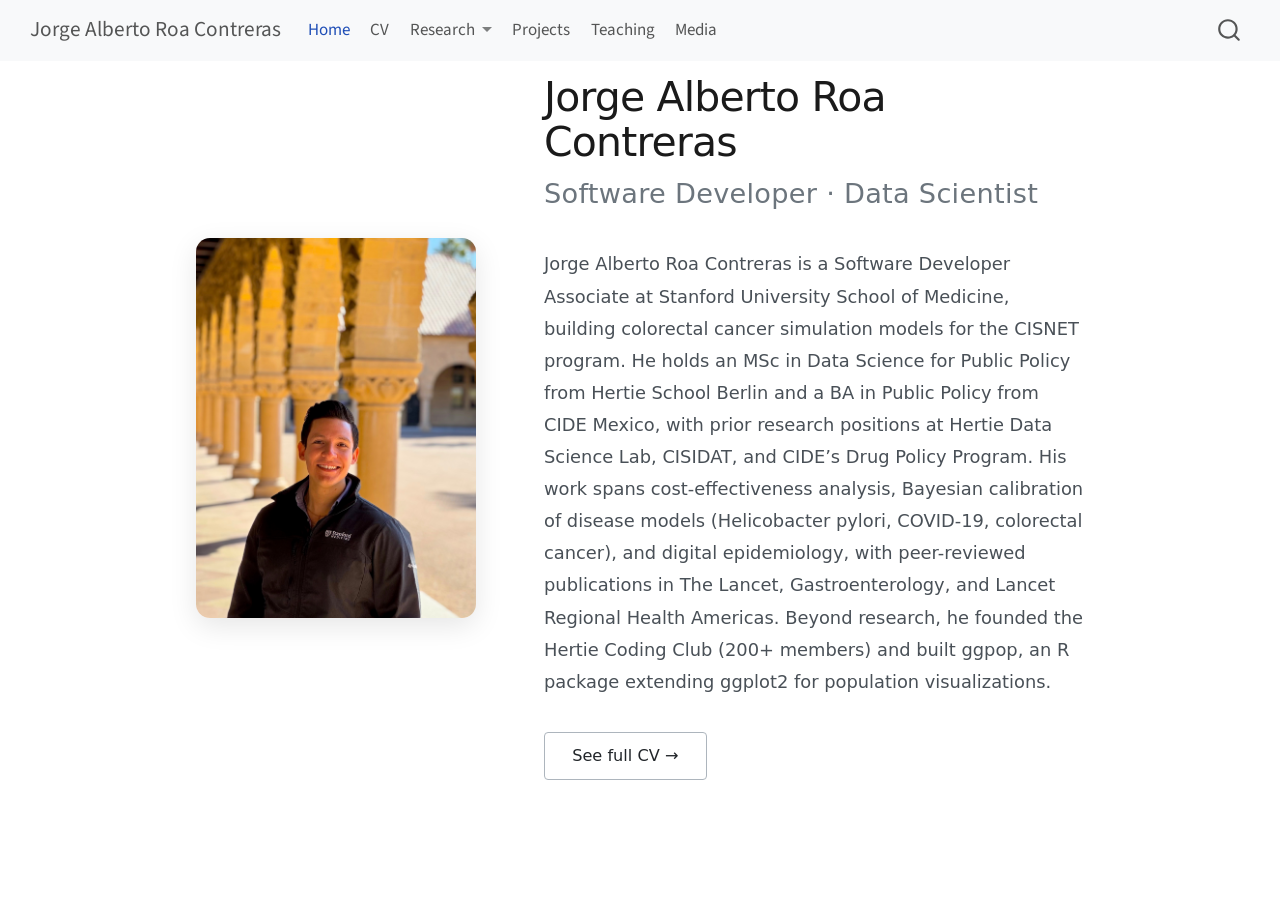
<file: index.html>
<!DOCTYPE html>
<html xmlns="http://www.w3.org/1999/xhtml" lang="en" xml:lang="en"><head>

<meta charset="utf-8">
<meta name="generator" content="quarto-1.9.36">

<meta name="viewport" content="width=device-width, initial-scale=1.0, user-scalable=yes">


<title>Jorge Alberto Roa Contreras</title>
<style>
/* Default styles provided by pandoc.
** See https://pandoc.org/MANUAL.html#variables-for-html for config info.
*/
code{white-space: pre-wrap;}
span.smallcaps{font-variant: small-caps;}
div.columns{display: flex; gap: min(4vw, 1.5em);}
div.column{flex: auto; overflow-x: auto;}
div.hanging-indent{margin-left: 1.5em; text-indent: -1.5em;}
ul.task-list{list-style: none;}
ul.task-list li input[type="checkbox"] {
  width: 0.8em;
  margin: 0 0.8em 0.2em -1em; /* quarto-specific, see https://github.com/quarto-dev/quarto-cli/issues/4556 */ 
  vertical-align: middle;
}
</style>


<script src="site_libs/quarto-nav/quarto-nav.js"></script>
<script src="site_libs/quarto-nav/headroom.min.js"></script>
<script src="site_libs/clipboard/clipboard.min.js"></script>
<script src="site_libs/quarto-search/autocomplete.umd.js"></script>
<script src="site_libs/quarto-search/fuse.min.js"></script>
<script src="site_libs/quarto-search/quarto-search.js"></script>
<meta name="quarto:offset" content="./">
<script src="site_libs/quarto-html/quarto.js" type="module"></script>
<script src="site_libs/quarto-html/tabsets/tabsets.js" type="module"></script>
<script src="site_libs/quarto-html/popper.min.js"></script>
<script src="site_libs/quarto-html/tippy.umd.min.js"></script>
<script src="site_libs/quarto-html/anchor.min.js"></script>
<link href="site_libs/quarto-html/tippy.css" rel="stylesheet">
<link href="site_libs/quarto-html/quarto-syntax-highlighting-845c23b38eaddc0f92fda52bfe77a8c8.css" rel="stylesheet" id="quarto-text-highlighting-styles">
<script src="site_libs/bootstrap/bootstrap.min.js"></script>
<link href="site_libs/bootstrap/bootstrap-icons.css" rel="stylesheet">
<link href="site_libs/bootstrap/bootstrap-158031087360bce0ff56dc785ce39e06.min.css" rel="stylesheet" append-hash="true" id="quarto-bootstrap" data-mode="light">
<script id="quarto-search-options" type="application/json">{
  "location": "navbar",
  "copy-button": false,
  "collapse-after": 3,
  "panel-placement": "end",
  "type": "overlay",
  "limit": 50,
  "keyboard-shortcut": [
    "f",
    "/",
    "s"
  ],
  "show-item-context": false,
  "language": {
    "search-no-results-text": "No results",
    "search-matching-documents-text": "matching documents",
    "search-copy-link-title": "Copy link to search",
    "search-hide-matches-text": "Hide additional matches",
    "search-more-match-text": "more match in this document",
    "search-more-matches-text": "more matches in this document",
    "search-clear-button-title": "Clear",
    "search-text-placeholder": "",
    "search-detached-cancel-button-title": "Cancel",
    "search-submit-button-title": "Submit",
    "search-label": "Search"
  }
}</script>


<link rel="stylesheet" href="styles.css">
</head>

<body class="nav-fixed fullcontent quarto-light">

<div id="quarto-search-results"></div>
  <header id="quarto-header" class="headroom fixed-top">
    <nav class="navbar navbar-expand-lg " data-bs-theme="dark">
      <div class="navbar-container container-fluid">
      <div class="navbar-brand-container mx-auto">
    <a class="navbar-brand" href="./index.html">
    <span class="navbar-title">Jorge Alberto Roa Contreras</span>
    </a>
  </div>
            <div id="quarto-search" class="" title="Search"></div>
          <button class="navbar-toggler" type="button" data-bs-toggle="collapse" data-bs-target="#navbarCollapse" aria-controls="navbarCollapse" role="menu" aria-expanded="false" aria-label="Toggle navigation" onclick="if (window.quartoToggleHeadroom) { window.quartoToggleHeadroom(); }">
  <span class="navbar-toggler-icon"></span>
</button>
          <div class="collapse navbar-collapse" id="navbarCollapse">
            <ul class="navbar-nav navbar-nav-scroll me-auto">
  <li class="nav-item">
    <a class="nav-link active" href="./index.html" aria-current="page"> 
<span class="menu-text">Home</span></a>
  </li>  
  <li class="nav-item">
    <a class="nav-link" href="./cv.html"> 
<span class="menu-text">CV</span></a>
  </li>  
  <li class="nav-item dropdown ">
    <a class="nav-link dropdown-toggle" href="#" id="nav-menu-research" role="link" data-bs-toggle="dropdown" aria-expanded="false">
 <span class="menu-text">Research</span>
    </a>
    <ul class="dropdown-menu" aria-labelledby="nav-menu-research">    
        <li>
    <a class="dropdown-item" href="./publications.html">
 <span class="dropdown-text">Publications</span></a>
  </li>  
        <li>
    <a class="dropdown-item" href="./working_papers.html">
 <span class="dropdown-text">Working Papers</span></a>
  </li>  
        <li>
    <a class="dropdown-item" href="./conference_presentations.html">
 <span class="dropdown-text">Conference Presentations</span></a>
  </li>  
    </ul>
  </li>
  <li class="nav-item">
    <a class="nav-link" href="./projects.html"> 
<span class="menu-text">Projects</span></a>
  </li>  
  <li class="nav-item">
    <a class="nav-link" href="./teaching.html"> 
<span class="menu-text">Teaching</span></a>
  </li>  
  <li class="nav-item">
    <a class="nav-link" href="./media.html"> 
<span class="menu-text">Media</span></a>
  </li>  
</ul>
          </div> <!-- /navcollapse -->
            <div class="quarto-navbar-tools">
</div>
      </div> <!-- /container-fluid -->
    </nav>
</header>
<!-- content -->
<div id="quarto-content" class="quarto-container page-layout-custom page-navbar">
<!-- sidebar -->
<!-- margin-sidebar -->
<!-- main -->




<div class="home-wrapper home-wrapper--with-photo">
  <div class="home-photo-wrapper">
    <img class="home-photo" src="photo.jpg" alt="Jorge Alberto Roa Contreras">
  </div>
  <div class="home-content">
    <div class="home-header">
      <h1 class="home-name">Jorge Alberto Roa Contreras</h1>
      <p class="home-subtitle">Software Developer · Data Scientist</p>
    </div>
    <div class="home-bio">
      <p>Jorge Alberto Roa Contreras is a Software Developer Associate at Stanford University School of Medicine, building colorectal cancer simulation models for the CISNET program. He holds an MSc in Data Science for Public Policy from Hertie School Berlin and a BA in Public Policy from CIDE Mexico, with prior research positions at Hertie Data Science Lab, CISIDAT, and CIDE’s Drug Policy Program. His work spans cost-effectiveness analysis, Bayesian calibration of disease models (Helicobacter pylori, COVID-19, colorectal cancer), and digital epidemiology, with peer-reviewed publications in The Lancet, Gastroenterology, and Lancet Regional Health Americas. Beyond research, he founded the Hertie Coding Club (200+ members) and built ggpop, an R package extending ggplot2 for population visualizations.</p>
    </div>
    <p class="home-cta"><a href="./cv.html">See full CV →</a></p>
  </div>
</div>




<script id="quarto-html-after-body" type="application/javascript">
  window.document.addEventListener("DOMContentLoaded", function (event) {
    const icon = "";
    const anchorJS = new window.AnchorJS();
    anchorJS.options = {
      placement: 'right',
      icon: icon
    };
    anchorJS.add('.anchored');
    const isCodeAnnotation = (el) => {
      for (const clz of el.classList) {
        if (clz.startsWith('code-annotation-')) {                     
          return true;
        }
      }
      return false;
    }
    const onCopySuccess = function(e) {
      // button target
      const button = e.trigger;
      // don't keep focus
      button.blur();
      // flash "checked"
      button.classList.add('code-copy-button-checked');
      var currentTitle = button.getAttribute("title");
      button.setAttribute("title", "Copied!");
      let tooltip;
      if (window.bootstrap) {
        button.setAttribute("data-bs-toggle", "tooltip");
        button.setAttribute("data-bs-placement", "left");
        button.setAttribute("data-bs-title", "Copied!");
        tooltip = new bootstrap.Tooltip(button, 
          { trigger: "manual", 
            customClass: "code-copy-button-tooltip",
            offset: [0, -8]});
        tooltip.show();    
      }
      setTimeout(function() {
        if (tooltip) {
          tooltip.hide();
          button.removeAttribute("data-bs-title");
          button.removeAttribute("data-bs-toggle");
          button.removeAttribute("data-bs-placement");
        }
        button.setAttribute("title", currentTitle);
        button.classList.remove('code-copy-button-checked');
      }, 1000);
      // clear code selection
      e.clearSelection();
    }
    const getTextToCopy = function(trigger) {
      const outerScaffold = trigger.parentElement.cloneNode(true);
      const codeEl = outerScaffold.querySelector('code');
      for (const childEl of codeEl.children) {
        if (isCodeAnnotation(childEl)) {
          childEl.remove();
        }
      }
      return codeEl.innerText;
    }
    const clipboard = new window.ClipboardJS('.code-copy-button:not([data-in-quarto-modal])', {
      text: getTextToCopy
    });
    clipboard.on('success', onCopySuccess);
    if (window.document.getElementById('quarto-embedded-source-code-modal')) {
      const clipboardModal = new window.ClipboardJS('.code-copy-button[data-in-quarto-modal]', {
        text: getTextToCopy,
        container: window.document.getElementById('quarto-embedded-source-code-modal')
      });
      clipboardModal.on('success', onCopySuccess);
    }
      var localhostRegex = new RegExp(/^(?:http|https):\/\/localhost\:?[0-9]*\//);
      var mailtoRegex = new RegExp(/^mailto:/);
        var filterRegex = new RegExp("https:\/\/jurjoroa\.github\.io\/cv-test-1\/");
      var isInternal = (href) => {
          return filterRegex.test(href) || localhostRegex.test(href) || mailtoRegex.test(href);
      }
      // Inspect non-navigation links and adorn them if external
     var links = window.document.querySelectorAll('a[href]:not(.nav-link):not(.navbar-brand):not(.toc-action):not(.sidebar-link):not(.sidebar-item-toggle):not(.pagination-link):not(.no-external):not([aria-hidden]):not(.dropdown-item):not(.quarto-navigation-tool):not(.about-link)');
      for (var i=0; i<links.length; i++) {
        const link = links[i];
        if (!isInternal(link.href)) {
          // undo the damage that might have been done by quarto-nav.js in the case of
          // links that we want to consider external
          if (link.dataset.originalHref !== undefined) {
            link.href = link.dataset.originalHref;
          }
        }
      }
    function tippyHover(el, contentFn, onTriggerFn, onUntriggerFn) {
      const config = {
        allowHTML: true,
        maxWidth: 500,
        delay: 100,
        arrow: false,
        appendTo: function(el) {
            return el.parentElement;
        },
        interactive: true,
        interactiveBorder: 10,
        theme: 'quarto',
        placement: 'bottom-start',
      };
      if (contentFn) {
        config.content = contentFn;
      }
      if (onTriggerFn) {
        config.onTrigger = onTriggerFn;
      }
      if (onUntriggerFn) {
        config.onUntrigger = onUntriggerFn;
      }
      window.tippy(el, config); 
    }
    const noterefs = window.document.querySelectorAll('a[role="doc-noteref"]');
    for (var i=0; i<noterefs.length; i++) {
      const ref = noterefs[i];
      tippyHover(ref, function() {
        // use id or data attribute instead here
        let href = ref.getAttribute('data-footnote-href') || ref.getAttribute('href');
        try { href = new URL(href).hash; } catch {}
        const id = href.replace(/^#\/?/, "");
        const note = window.document.getElementById(id);
        if (note) {
          return note.innerHTML;
        } else {
          return "";
        }
      });
    }
    const xrefs = window.document.querySelectorAll('a.quarto-xref');
    const processXRef = (id, note) => {
      // Strip column container classes
      const stripColumnClz = (el) => {
        el.classList.remove("page-full", "page-columns");
        if (el.children) {
          for (const child of el.children) {
            stripColumnClz(child);
          }
        }
      }
      stripColumnClz(note)
      if (id === null || id.startsWith('sec-')) {
        // Special case sections, only their first couple elements
        const container = document.createElement("div");
        if (note.children && note.children.length > 2) {
          container.appendChild(note.children[0].cloneNode(true));
          for (let i = 1; i < note.children.length; i++) {
            const child = note.children[i];
            if (child.tagName === "P" && child.innerText === "") {
              continue;
            } else {
              container.appendChild(child.cloneNode(true));
              break;
            }
          }
          if (window.Quarto?.typesetMath) {
            window.Quarto.typesetMath(container);
          }
          return container.innerHTML
        } else {
          if (window.Quarto?.typesetMath) {
            window.Quarto.typesetMath(note);
          }
          return note.innerHTML;
        }
      } else {
        // Remove any anchor links if they are present
        const anchorLink = note.querySelector('a.anchorjs-link');
        if (anchorLink) {
          anchorLink.remove();
        }
        if (window.Quarto?.typesetMath) {
          window.Quarto.typesetMath(note);
        }
        if (note.classList.contains("callout")) {
          return note.outerHTML;
        } else {
          return note.innerHTML;
        }
      }
    }
    for (var i=0; i<xrefs.length; i++) {
      const xref = xrefs[i];
      tippyHover(xref, undefined, function(instance) {
        instance.disable();
        let url = xref.getAttribute('href');
        let hash = undefined; 
        if (url.startsWith('#')) {
          hash = url;
        } else {
          try { hash = new URL(url).hash; } catch {}
        }
        if (hash) {
          const id = hash.replace(/^#\/?/, "");
          const note = window.document.getElementById(id);
          if (note !== null) {
            try {
              const html = processXRef(id, note.cloneNode(true));
              instance.setContent(html);
            } finally {
              instance.enable();
              instance.show();
            }
          } else {
            // See if we can fetch this
            fetch(url.split('#')[0])
            .then(res => res.text())
            .then(html => {
              const parser = new DOMParser();
              const htmlDoc = parser.parseFromString(html, "text/html");
              const note = htmlDoc.getElementById(id);
              if (note !== null) {
                const html = processXRef(id, note);
                instance.setContent(html);
              } 
            }).finally(() => {
              instance.enable();
              instance.show();
            });
          }
        } else {
          // See if we can fetch a full url (with no hash to target)
          // This is a special case and we should probably do some content thinning / targeting
          fetch(url)
          .then(res => res.text())
          .then(html => {
            const parser = new DOMParser();
            const htmlDoc = parser.parseFromString(html, "text/html");
            const note = htmlDoc.querySelector('main.content');
            if (note !== null) {
              // This should only happen for chapter cross references
              // (since there is no id in the URL)
              // remove the first header
              if (note.children.length > 0 && note.children[0].tagName === "HEADER") {
                note.children[0].remove();
              }
              const html = processXRef(null, note);
              instance.setContent(html);
            } 
          }).finally(() => {
            instance.enable();
            instance.show();
          });
        }
      }, function(instance) {
      });
    }
        let selectedAnnoteEl;
        const selectorForAnnotation = ( cell, annotation) => {
          let cellAttr = 'data-code-cell="' + cell + '"';
          let lineAttr = 'data-code-annotation="' +  annotation + '"';
          const selector = 'span[' + cellAttr + '][' + lineAttr + ']';
          return selector;
        }
        const selectCodeLines = (annoteEl) => {
          const doc = window.document;
          const targetCell = annoteEl.getAttribute("data-target-cell");
          const targetAnnotation = annoteEl.getAttribute("data-target-annotation");
          const annoteSpan = window.document.querySelector(selectorForAnnotation(targetCell, targetAnnotation));
          const lines = annoteSpan.getAttribute("data-code-lines").split(",");
          const lineIds = lines.map((line) => {
            return targetCell + "-" + line;
          })
          let top = null;
          let height = null;
          let parent = null;
          if (lineIds.length > 0) {
              //compute the position of the single el (top and bottom and make a div)
              const el = window.document.getElementById(lineIds[0]);
              top = el.offsetTop;
              height = el.offsetHeight;
              parent = el.parentElement.parentElement;
            if (lineIds.length > 1) {
              const lastEl = window.document.getElementById(lineIds[lineIds.length - 1]);
              const bottom = lastEl.offsetTop + lastEl.offsetHeight;
              height = bottom - top;
            }
            if (top !== null && height !== null && parent !== null) {
              // cook up a div (if necessary) and position it 
              let div = window.document.getElementById("code-annotation-line-highlight");
              if (div === null) {
                div = window.document.createElement("div");
                div.setAttribute("id", "code-annotation-line-highlight");
                div.style.position = 'absolute';
                parent.appendChild(div);
              }
              div.style.top = top - 2 + "px";
              div.style.height = height + 4 + "px";
              div.style.left = 0;
              let gutterDiv = window.document.getElementById("code-annotation-line-highlight-gutter");
              if (gutterDiv === null) {
                gutterDiv = window.document.createElement("div");
                gutterDiv.setAttribute("id", "code-annotation-line-highlight-gutter");
                gutterDiv.style.position = 'absolute';
                const codeCell = window.document.getElementById(targetCell);
                const gutter = codeCell.querySelector('.code-annotation-gutter');
                gutter.appendChild(gutterDiv);
              }
              gutterDiv.style.top = top - 2 + "px";
              gutterDiv.style.height = height + 4 + "px";
            }
            selectedAnnoteEl = annoteEl;
          }
        };
        const unselectCodeLines = () => {
          const elementsIds = ["code-annotation-line-highlight", "code-annotation-line-highlight-gutter"];
          elementsIds.forEach((elId) => {
            const div = window.document.getElementById(elId);
            if (div) {
              div.remove();
            }
          });
          selectedAnnoteEl = undefined;
        };
          // Handle positioning of the toggle
      window.addEventListener(
        "resize",
        throttle(() => {
          elRect = undefined;
          if (selectedAnnoteEl) {
            selectCodeLines(selectedAnnoteEl);
          }
        }, 10)
      );
      function throttle(fn, ms) {
      let throttle = false;
      let timer;
        return (...args) => {
          if(!throttle) { // first call gets through
              fn.apply(this, args);
              throttle = true;
          } else { // all the others get throttled
              if(timer) clearTimeout(timer); // cancel #2
              timer = setTimeout(() => {
                fn.apply(this, args);
                timer = throttle = false;
              }, ms);
          }
        };
      }
        // Attach click handler to the DT
        const annoteDls = window.document.querySelectorAll('dt[data-target-cell]');
        for (const annoteDlNode of annoteDls) {
          annoteDlNode.addEventListener('click', (event) => {
            const clickedEl = event.target;
            if (clickedEl !== selectedAnnoteEl) {
              unselectCodeLines();
              const activeEl = window.document.querySelector('dt[data-target-cell].code-annotation-active');
              if (activeEl) {
                activeEl.classList.remove('code-annotation-active');
              }
              selectCodeLines(clickedEl);
              clickedEl.classList.add('code-annotation-active');
            } else {
              // Unselect the line
              unselectCodeLines();
              clickedEl.classList.remove('code-annotation-active');
            }
          });
        }
    const findCites = (el) => {
      const parentEl = el.parentElement;
      if (parentEl) {
        const cites = parentEl.dataset.cites;
        if (cites) {
          return {
            el,
            cites: cites.split(' ')
          };
        } else {
          return findCites(el.parentElement)
        }
      } else {
        return undefined;
      }
    };
    var bibliorefs = window.document.querySelectorAll('a[role="doc-biblioref"]');
    for (var i=0; i<bibliorefs.length; i++) {
      const ref = bibliorefs[i];
      const citeInfo = findCites(ref);
      if (citeInfo) {
        tippyHover(citeInfo.el, function() {
          var popup = window.document.createElement('div');
          citeInfo.cites.forEach(function(cite) {
            var citeDiv = window.document.createElement('div');
            citeDiv.classList.add('hanging-indent');
            citeDiv.classList.add('csl-entry');
            var biblioDiv = window.document.getElementById('ref-' + cite);
            if (biblioDiv) {
              citeDiv.innerHTML = biblioDiv.innerHTML;
            }
            popup.appendChild(citeDiv);
          });
          return popup.innerHTML;
        });
      }
    }
  });
  </script>
</div> <!-- /content -->




</body></html>
</file>
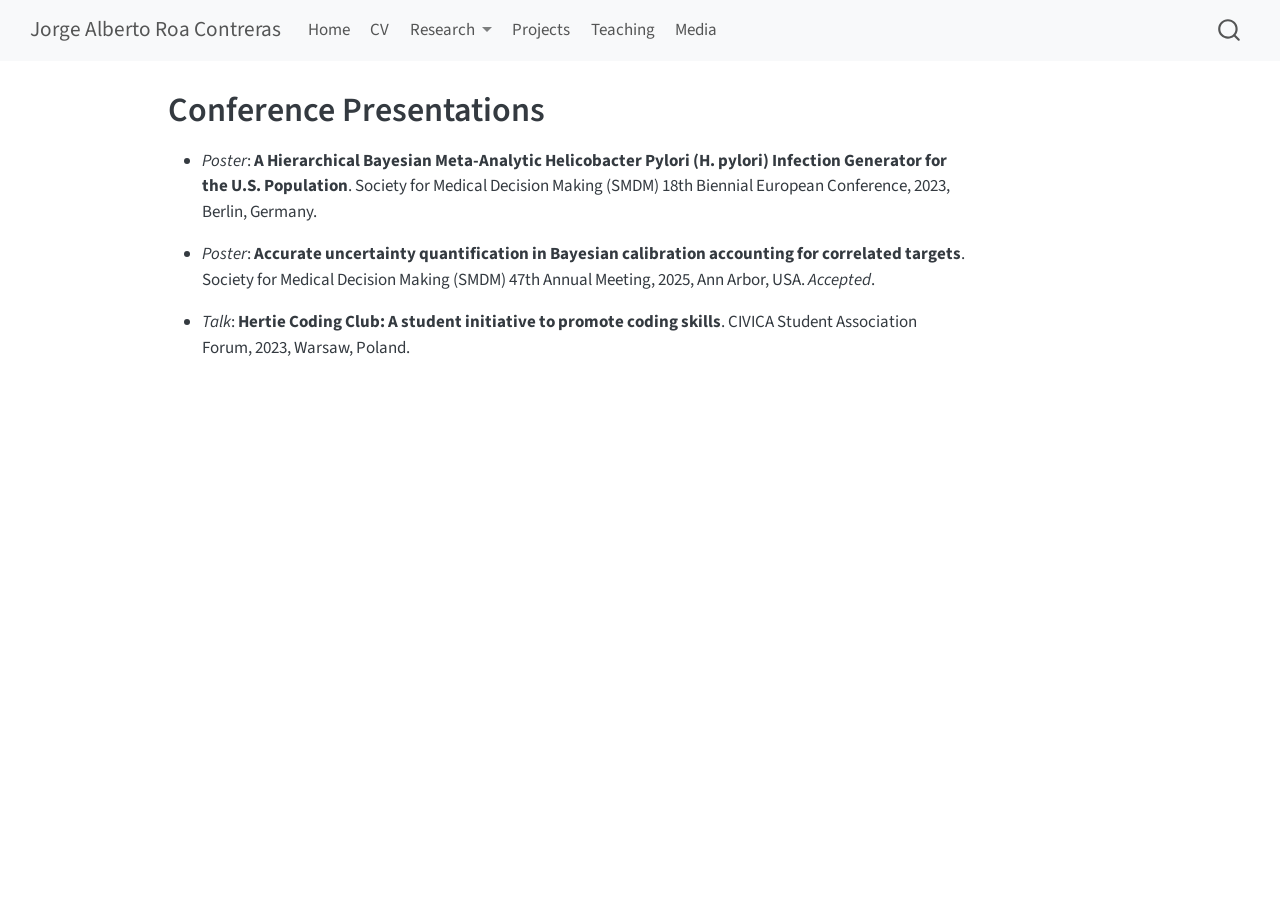
<file: conference_presentations.html>
<!DOCTYPE html>
<html xmlns="http://www.w3.org/1999/xhtml" lang="en" xml:lang="en"><head>

<meta charset="utf-8">
<meta name="generator" content="quarto-1.9.36">

<meta name="viewport" content="width=device-width, initial-scale=1.0, user-scalable=yes">


<title>Conference Presentations – Jorge Alberto Roa Contreras</title>
<style>
/* Default styles provided by pandoc.
** See https://pandoc.org/MANUAL.html#variables-for-html for config info.
*/
code{white-space: pre-wrap;}
span.smallcaps{font-variant: small-caps;}
div.columns{display: flex; gap: min(4vw, 1.5em);}
div.column{flex: auto; overflow-x: auto;}
div.hanging-indent{margin-left: 1.5em; text-indent: -1.5em;}
ul.task-list{list-style: none;}
ul.task-list li input[type="checkbox"] {
  width: 0.8em;
  margin: 0 0.8em 0.2em -1em; /* quarto-specific, see https://github.com/quarto-dev/quarto-cli/issues/4556 */ 
  vertical-align: middle;
}
</style>


<script src="site_libs/quarto-nav/quarto-nav.js"></script>
<script src="site_libs/quarto-nav/headroom.min.js"></script>
<script src="site_libs/clipboard/clipboard.min.js"></script>
<script src="site_libs/quarto-search/autocomplete.umd.js"></script>
<script src="site_libs/quarto-search/fuse.min.js"></script>
<script src="site_libs/quarto-search/quarto-search.js"></script>
<meta name="quarto:offset" content="./">
<script src="site_libs/quarto-html/quarto.js" type="module"></script>
<script src="site_libs/quarto-html/tabsets/tabsets.js" type="module"></script>
<script src="site_libs/quarto-html/popper.min.js"></script>
<script src="site_libs/quarto-html/tippy.umd.min.js"></script>
<script src="site_libs/quarto-html/anchor.min.js"></script>
<link href="site_libs/quarto-html/tippy.css" rel="stylesheet">
<link href="site_libs/quarto-html/quarto-syntax-highlighting-845c23b38eaddc0f92fda52bfe77a8c8.css" rel="stylesheet" id="quarto-text-highlighting-styles">
<script src="site_libs/bootstrap/bootstrap.min.js"></script>
<link href="site_libs/bootstrap/bootstrap-icons.css" rel="stylesheet">
<link href="site_libs/bootstrap/bootstrap-158031087360bce0ff56dc785ce39e06.min.css" rel="stylesheet" append-hash="true" id="quarto-bootstrap" data-mode="light">
<script id="quarto-search-options" type="application/json">{
  "location": "navbar",
  "copy-button": false,
  "collapse-after": 3,
  "panel-placement": "end",
  "type": "overlay",
  "limit": 50,
  "keyboard-shortcut": [
    "f",
    "/",
    "s"
  ],
  "show-item-context": false,
  "language": {
    "search-no-results-text": "No results",
    "search-matching-documents-text": "matching documents",
    "search-copy-link-title": "Copy link to search",
    "search-hide-matches-text": "Hide additional matches",
    "search-more-match-text": "more match in this document",
    "search-more-matches-text": "more matches in this document",
    "search-clear-button-title": "Clear",
    "search-text-placeholder": "",
    "search-detached-cancel-button-title": "Cancel",
    "search-submit-button-title": "Submit",
    "search-label": "Search"
  }
}</script>


<link rel="stylesheet" href="styles.css">
</head>

<body class="nav-fixed quarto-light">

<div id="quarto-search-results"></div>
  <header id="quarto-header" class="headroom fixed-top">
    <nav class="navbar navbar-expand-lg " data-bs-theme="dark">
      <div class="navbar-container container-fluid">
      <div class="navbar-brand-container mx-auto">
    <a class="navbar-brand" href="./index.html">
    <span class="navbar-title">Jorge Alberto Roa Contreras</span>
    </a>
  </div>
            <div id="quarto-search" class="" title="Search"></div>
          <button class="navbar-toggler" type="button" data-bs-toggle="collapse" data-bs-target="#navbarCollapse" aria-controls="navbarCollapse" role="menu" aria-expanded="false" aria-label="Toggle navigation" onclick="if (window.quartoToggleHeadroom) { window.quartoToggleHeadroom(); }">
  <span class="navbar-toggler-icon"></span>
</button>
          <div class="collapse navbar-collapse" id="navbarCollapse">
            <ul class="navbar-nav navbar-nav-scroll me-auto">
  <li class="nav-item">
    <a class="nav-link" href="./index.html"> 
<span class="menu-text">Home</span></a>
  </li>  
  <li class="nav-item">
    <a class="nav-link" href="./cv.html"> 
<span class="menu-text">CV</span></a>
  </li>  
  <li class="nav-item dropdown ">
    <a class="nav-link dropdown-toggle" href="#" id="nav-menu-research" role="link" data-bs-toggle="dropdown" aria-expanded="false">
 <span class="menu-text">Research</span>
    </a>
    <ul class="dropdown-menu" aria-labelledby="nav-menu-research">    
        <li>
    <a class="dropdown-item" href="./publications.html">
 <span class="dropdown-text">Publications</span></a>
  </li>  
        <li>
    <a class="dropdown-item" href="./working_papers.html">
 <span class="dropdown-text">Working Papers</span></a>
  </li>  
        <li>
    <a class="dropdown-item" href="./conference_presentations.html">
 <span class="dropdown-text">Conference Presentations</span></a>
  </li>  
    </ul>
  </li>
  <li class="nav-item">
    <a class="nav-link" href="./projects.html"> 
<span class="menu-text">Projects</span></a>
  </li>  
  <li class="nav-item">
    <a class="nav-link" href="./teaching.html"> 
<span class="menu-text">Teaching</span></a>
  </li>  
  <li class="nav-item">
    <a class="nav-link" href="./media.html"> 
<span class="menu-text">Media</span></a>
  </li>  
</ul>
          </div> <!-- /navcollapse -->
            <div class="quarto-navbar-tools">
</div>
      </div> <!-- /container-fluid -->
    </nav>
</header>
<!-- content -->
<div id="quarto-content" class="quarto-container page-columns page-rows-contents page-layout-article page-navbar">
<!-- sidebar -->
<!-- margin-sidebar -->
    <div id="quarto-margin-sidebar" class="sidebar margin-sidebar zindex-bottom">
        
    </div>
<!-- main -->
<main class="content" id="quarto-document-content">

<header id="title-block-header" class="quarto-title-block default">
<div class="quarto-title">
<h1 class="title">Conference Presentations</h1>
</div>



<div class="quarto-title-meta">

    
  
    
  </div>
  


</header>


<ul>
<li><p><em>Poster</em>: <strong>A Hierarchical Bayesian Meta-Analytic Helicobacter Pylori (H. pylori) Infection Generator for the U.S. Population</strong>. Society for Medical Decision Making (SMDM) 18th Biennial European Conference, 2023, Berlin, Germany.</p></li>
<li><p><em>Poster</em>: <strong>Accurate uncertainty quantification in Bayesian calibration accounting for correlated targets</strong>. Society for Medical Decision Making (SMDM) 47th Annual Meeting, 2025, Ann Arbor, USA. <em>Accepted</em>.</p></li>
<li><p><em>Talk</em>: <strong>Hertie Coding Club: A student initiative to promote coding skills</strong>. CIVICA Student Association Forum, 2023, Warsaw, Poland.</p></li>
</ul>



</main> <!-- /main -->
<script id="quarto-html-after-body" type="application/javascript">
  window.document.addEventListener("DOMContentLoaded", function (event) {
    const icon = "";
    const anchorJS = new window.AnchorJS();
    anchorJS.options = {
      placement: 'right',
      icon: icon
    };
    anchorJS.add('.anchored');
    const isCodeAnnotation = (el) => {
      for (const clz of el.classList) {
        if (clz.startsWith('code-annotation-')) {                     
          return true;
        }
      }
      return false;
    }
    const onCopySuccess = function(e) {
      // button target
      const button = e.trigger;
      // don't keep focus
      button.blur();
      // flash "checked"
      button.classList.add('code-copy-button-checked');
      var currentTitle = button.getAttribute("title");
      button.setAttribute("title", "Copied!");
      let tooltip;
      if (window.bootstrap) {
        button.setAttribute("data-bs-toggle", "tooltip");
        button.setAttribute("data-bs-placement", "left");
        button.setAttribute("data-bs-title", "Copied!");
        tooltip = new bootstrap.Tooltip(button, 
          { trigger: "manual", 
            customClass: "code-copy-button-tooltip",
            offset: [0, -8]});
        tooltip.show();    
      }
      setTimeout(function() {
        if (tooltip) {
          tooltip.hide();
          button.removeAttribute("data-bs-title");
          button.removeAttribute("data-bs-toggle");
          button.removeAttribute("data-bs-placement");
        }
        button.setAttribute("title", currentTitle);
        button.classList.remove('code-copy-button-checked');
      }, 1000);
      // clear code selection
      e.clearSelection();
    }
    const getTextToCopy = function(trigger) {
      const outerScaffold = trigger.parentElement.cloneNode(true);
      const codeEl = outerScaffold.querySelector('code');
      for (const childEl of codeEl.children) {
        if (isCodeAnnotation(childEl)) {
          childEl.remove();
        }
      }
      return codeEl.innerText;
    }
    const clipboard = new window.ClipboardJS('.code-copy-button:not([data-in-quarto-modal])', {
      text: getTextToCopy
    });
    clipboard.on('success', onCopySuccess);
    if (window.document.getElementById('quarto-embedded-source-code-modal')) {
      const clipboardModal = new window.ClipboardJS('.code-copy-button[data-in-quarto-modal]', {
        text: getTextToCopy,
        container: window.document.getElementById('quarto-embedded-source-code-modal')
      });
      clipboardModal.on('success', onCopySuccess);
    }
      var localhostRegex = new RegExp(/^(?:http|https):\/\/localhost\:?[0-9]*\//);
      var mailtoRegex = new RegExp(/^mailto:/);
        var filterRegex = new RegExp("https:\/\/jurjoroa\.github\.io\/cv-test-1\/");
      var isInternal = (href) => {
          return filterRegex.test(href) || localhostRegex.test(href) || mailtoRegex.test(href);
      }
      // Inspect non-navigation links and adorn them if external
     var links = window.document.querySelectorAll('a[href]:not(.nav-link):not(.navbar-brand):not(.toc-action):not(.sidebar-link):not(.sidebar-item-toggle):not(.pagination-link):not(.no-external):not([aria-hidden]):not(.dropdown-item):not(.quarto-navigation-tool):not(.about-link)');
      for (var i=0; i<links.length; i++) {
        const link = links[i];
        if (!isInternal(link.href)) {
          // undo the damage that might have been done by quarto-nav.js in the case of
          // links that we want to consider external
          if (link.dataset.originalHref !== undefined) {
            link.href = link.dataset.originalHref;
          }
        }
      }
    function tippyHover(el, contentFn, onTriggerFn, onUntriggerFn) {
      const config = {
        allowHTML: true,
        maxWidth: 500,
        delay: 100,
        arrow: false,
        appendTo: function(el) {
            return el.parentElement;
        },
        interactive: true,
        interactiveBorder: 10,
        theme: 'quarto',
        placement: 'bottom-start',
      };
      if (contentFn) {
        config.content = contentFn;
      }
      if (onTriggerFn) {
        config.onTrigger = onTriggerFn;
      }
      if (onUntriggerFn) {
        config.onUntrigger = onUntriggerFn;
      }
      window.tippy(el, config); 
    }
    const noterefs = window.document.querySelectorAll('a[role="doc-noteref"]');
    for (var i=0; i<noterefs.length; i++) {
      const ref = noterefs[i];
      tippyHover(ref, function() {
        // use id or data attribute instead here
        let href = ref.getAttribute('data-footnote-href') || ref.getAttribute('href');
        try { href = new URL(href).hash; } catch {}
        const id = href.replace(/^#\/?/, "");
        const note = window.document.getElementById(id);
        if (note) {
          return note.innerHTML;
        } else {
          return "";
        }
      });
    }
    const xrefs = window.document.querySelectorAll('a.quarto-xref');
    const processXRef = (id, note) => {
      // Strip column container classes
      const stripColumnClz = (el) => {
        el.classList.remove("page-full", "page-columns");
        if (el.children) {
          for (const child of el.children) {
            stripColumnClz(child);
          }
        }
      }
      stripColumnClz(note)
      if (id === null || id.startsWith('sec-')) {
        // Special case sections, only their first couple elements
        const container = document.createElement("div");
        if (note.children && note.children.length > 2) {
          container.appendChild(note.children[0].cloneNode(true));
          for (let i = 1; i < note.children.length; i++) {
            const child = note.children[i];
            if (child.tagName === "P" && child.innerText === "") {
              continue;
            } else {
              container.appendChild(child.cloneNode(true));
              break;
            }
          }
          if (window.Quarto?.typesetMath) {
            window.Quarto.typesetMath(container);
          }
          return container.innerHTML
        } else {
          if (window.Quarto?.typesetMath) {
            window.Quarto.typesetMath(note);
          }
          return note.innerHTML;
        }
      } else {
        // Remove any anchor links if they are present
        const anchorLink = note.querySelector('a.anchorjs-link');
        if (anchorLink) {
          anchorLink.remove();
        }
        if (window.Quarto?.typesetMath) {
          window.Quarto.typesetMath(note);
        }
        if (note.classList.contains("callout")) {
          return note.outerHTML;
        } else {
          return note.innerHTML;
        }
      }
    }
    for (var i=0; i<xrefs.length; i++) {
      const xref = xrefs[i];
      tippyHover(xref, undefined, function(instance) {
        instance.disable();
        let url = xref.getAttribute('href');
        let hash = undefined; 
        if (url.startsWith('#')) {
          hash = url;
        } else {
          try { hash = new URL(url).hash; } catch {}
        }
        if (hash) {
          const id = hash.replace(/^#\/?/, "");
          const note = window.document.getElementById(id);
          if (note !== null) {
            try {
              const html = processXRef(id, note.cloneNode(true));
              instance.setContent(html);
            } finally {
              instance.enable();
              instance.show();
            }
          } else {
            // See if we can fetch this
            fetch(url.split('#')[0])
            .then(res => res.text())
            .then(html => {
              const parser = new DOMParser();
              const htmlDoc = parser.parseFromString(html, "text/html");
              const note = htmlDoc.getElementById(id);
              if (note !== null) {
                const html = processXRef(id, note);
                instance.setContent(html);
              } 
            }).finally(() => {
              instance.enable();
              instance.show();
            });
          }
        } else {
          // See if we can fetch a full url (with no hash to target)
          // This is a special case and we should probably do some content thinning / targeting
          fetch(url)
          .then(res => res.text())
          .then(html => {
            const parser = new DOMParser();
            const htmlDoc = parser.parseFromString(html, "text/html");
            const note = htmlDoc.querySelector('main.content');
            if (note !== null) {
              // This should only happen for chapter cross references
              // (since there is no id in the URL)
              // remove the first header
              if (note.children.length > 0 && note.children[0].tagName === "HEADER") {
                note.children[0].remove();
              }
              const html = processXRef(null, note);
              instance.setContent(html);
            } 
          }).finally(() => {
            instance.enable();
            instance.show();
          });
        }
      }, function(instance) {
      });
    }
        let selectedAnnoteEl;
        const selectorForAnnotation = ( cell, annotation) => {
          let cellAttr = 'data-code-cell="' + cell + '"';
          let lineAttr = 'data-code-annotation="' +  annotation + '"';
          const selector = 'span[' + cellAttr + '][' + lineAttr + ']';
          return selector;
        }
        const selectCodeLines = (annoteEl) => {
          const doc = window.document;
          const targetCell = annoteEl.getAttribute("data-target-cell");
          const targetAnnotation = annoteEl.getAttribute("data-target-annotation");
          const annoteSpan = window.document.querySelector(selectorForAnnotation(targetCell, targetAnnotation));
          const lines = annoteSpan.getAttribute("data-code-lines").split(",");
          const lineIds = lines.map((line) => {
            return targetCell + "-" + line;
          })
          let top = null;
          let height = null;
          let parent = null;
          if (lineIds.length > 0) {
              //compute the position of the single el (top and bottom and make a div)
              const el = window.document.getElementById(lineIds[0]);
              top = el.offsetTop;
              height = el.offsetHeight;
              parent = el.parentElement.parentElement;
            if (lineIds.length > 1) {
              const lastEl = window.document.getElementById(lineIds[lineIds.length - 1]);
              const bottom = lastEl.offsetTop + lastEl.offsetHeight;
              height = bottom - top;
            }
            if (top !== null && height !== null && parent !== null) {
              // cook up a div (if necessary) and position it 
              let div = window.document.getElementById("code-annotation-line-highlight");
              if (div === null) {
                div = window.document.createElement("div");
                div.setAttribute("id", "code-annotation-line-highlight");
                div.style.position = 'absolute';
                parent.appendChild(div);
              }
              div.style.top = top - 2 + "px";
              div.style.height = height + 4 + "px";
              div.style.left = 0;
              let gutterDiv = window.document.getElementById("code-annotation-line-highlight-gutter");
              if (gutterDiv === null) {
                gutterDiv = window.document.createElement("div");
                gutterDiv.setAttribute("id", "code-annotation-line-highlight-gutter");
                gutterDiv.style.position = 'absolute';
                const codeCell = window.document.getElementById(targetCell);
                const gutter = codeCell.querySelector('.code-annotation-gutter');
                gutter.appendChild(gutterDiv);
              }
              gutterDiv.style.top = top - 2 + "px";
              gutterDiv.style.height = height + 4 + "px";
            }
            selectedAnnoteEl = annoteEl;
          }
        };
        const unselectCodeLines = () => {
          const elementsIds = ["code-annotation-line-highlight", "code-annotation-line-highlight-gutter"];
          elementsIds.forEach((elId) => {
            const div = window.document.getElementById(elId);
            if (div) {
              div.remove();
            }
          });
          selectedAnnoteEl = undefined;
        };
          // Handle positioning of the toggle
      window.addEventListener(
        "resize",
        throttle(() => {
          elRect = undefined;
          if (selectedAnnoteEl) {
            selectCodeLines(selectedAnnoteEl);
          }
        }, 10)
      );
      function throttle(fn, ms) {
      let throttle = false;
      let timer;
        return (...args) => {
          if(!throttle) { // first call gets through
              fn.apply(this, args);
              throttle = true;
          } else { // all the others get throttled
              if(timer) clearTimeout(timer); // cancel #2
              timer = setTimeout(() => {
                fn.apply(this, args);
                timer = throttle = false;
              }, ms);
          }
        };
      }
        // Attach click handler to the DT
        const annoteDls = window.document.querySelectorAll('dt[data-target-cell]');
        for (const annoteDlNode of annoteDls) {
          annoteDlNode.addEventListener('click', (event) => {
            const clickedEl = event.target;
            if (clickedEl !== selectedAnnoteEl) {
              unselectCodeLines();
              const activeEl = window.document.querySelector('dt[data-target-cell].code-annotation-active');
              if (activeEl) {
                activeEl.classList.remove('code-annotation-active');
              }
              selectCodeLines(clickedEl);
              clickedEl.classList.add('code-annotation-active');
            } else {
              // Unselect the line
              unselectCodeLines();
              clickedEl.classList.remove('code-annotation-active');
            }
          });
        }
    const findCites = (el) => {
      const parentEl = el.parentElement;
      if (parentEl) {
        const cites = parentEl.dataset.cites;
        if (cites) {
          return {
            el,
            cites: cites.split(' ')
          };
        } else {
          return findCites(el.parentElement)
        }
      } else {
        return undefined;
      }
    };
    var bibliorefs = window.document.querySelectorAll('a[role="doc-biblioref"]');
    for (var i=0; i<bibliorefs.length; i++) {
      const ref = bibliorefs[i];
      const citeInfo = findCites(ref);
      if (citeInfo) {
        tippyHover(citeInfo.el, function() {
          var popup = window.document.createElement('div');
          citeInfo.cites.forEach(function(cite) {
            var citeDiv = window.document.createElement('div');
            citeDiv.classList.add('hanging-indent');
            citeDiv.classList.add('csl-entry');
            var biblioDiv = window.document.getElementById('ref-' + cite);
            if (biblioDiv) {
              citeDiv.innerHTML = biblioDiv.innerHTML;
            }
            popup.appendChild(citeDiv);
          });
          return popup.innerHTML;
        });
      }
    }
  });
  </script>
</div> <!-- /content -->




</body></html>
</file>
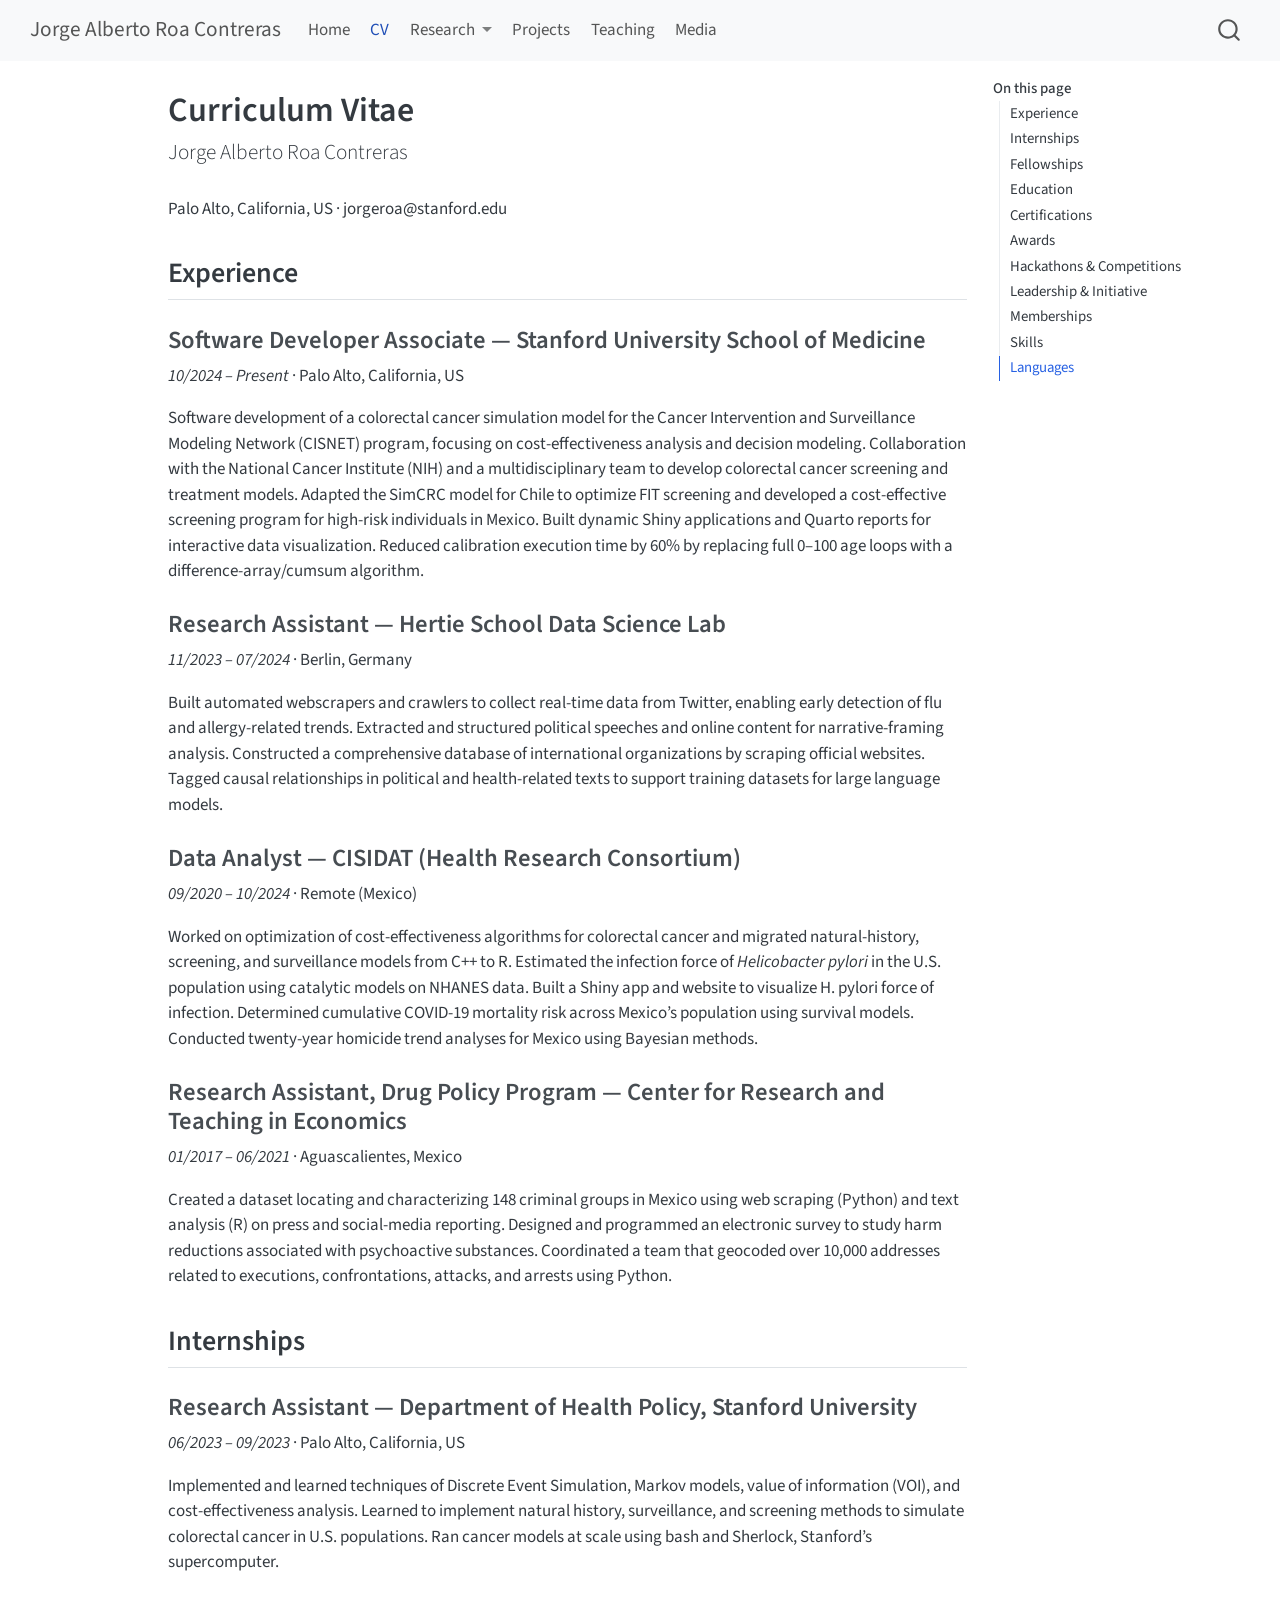
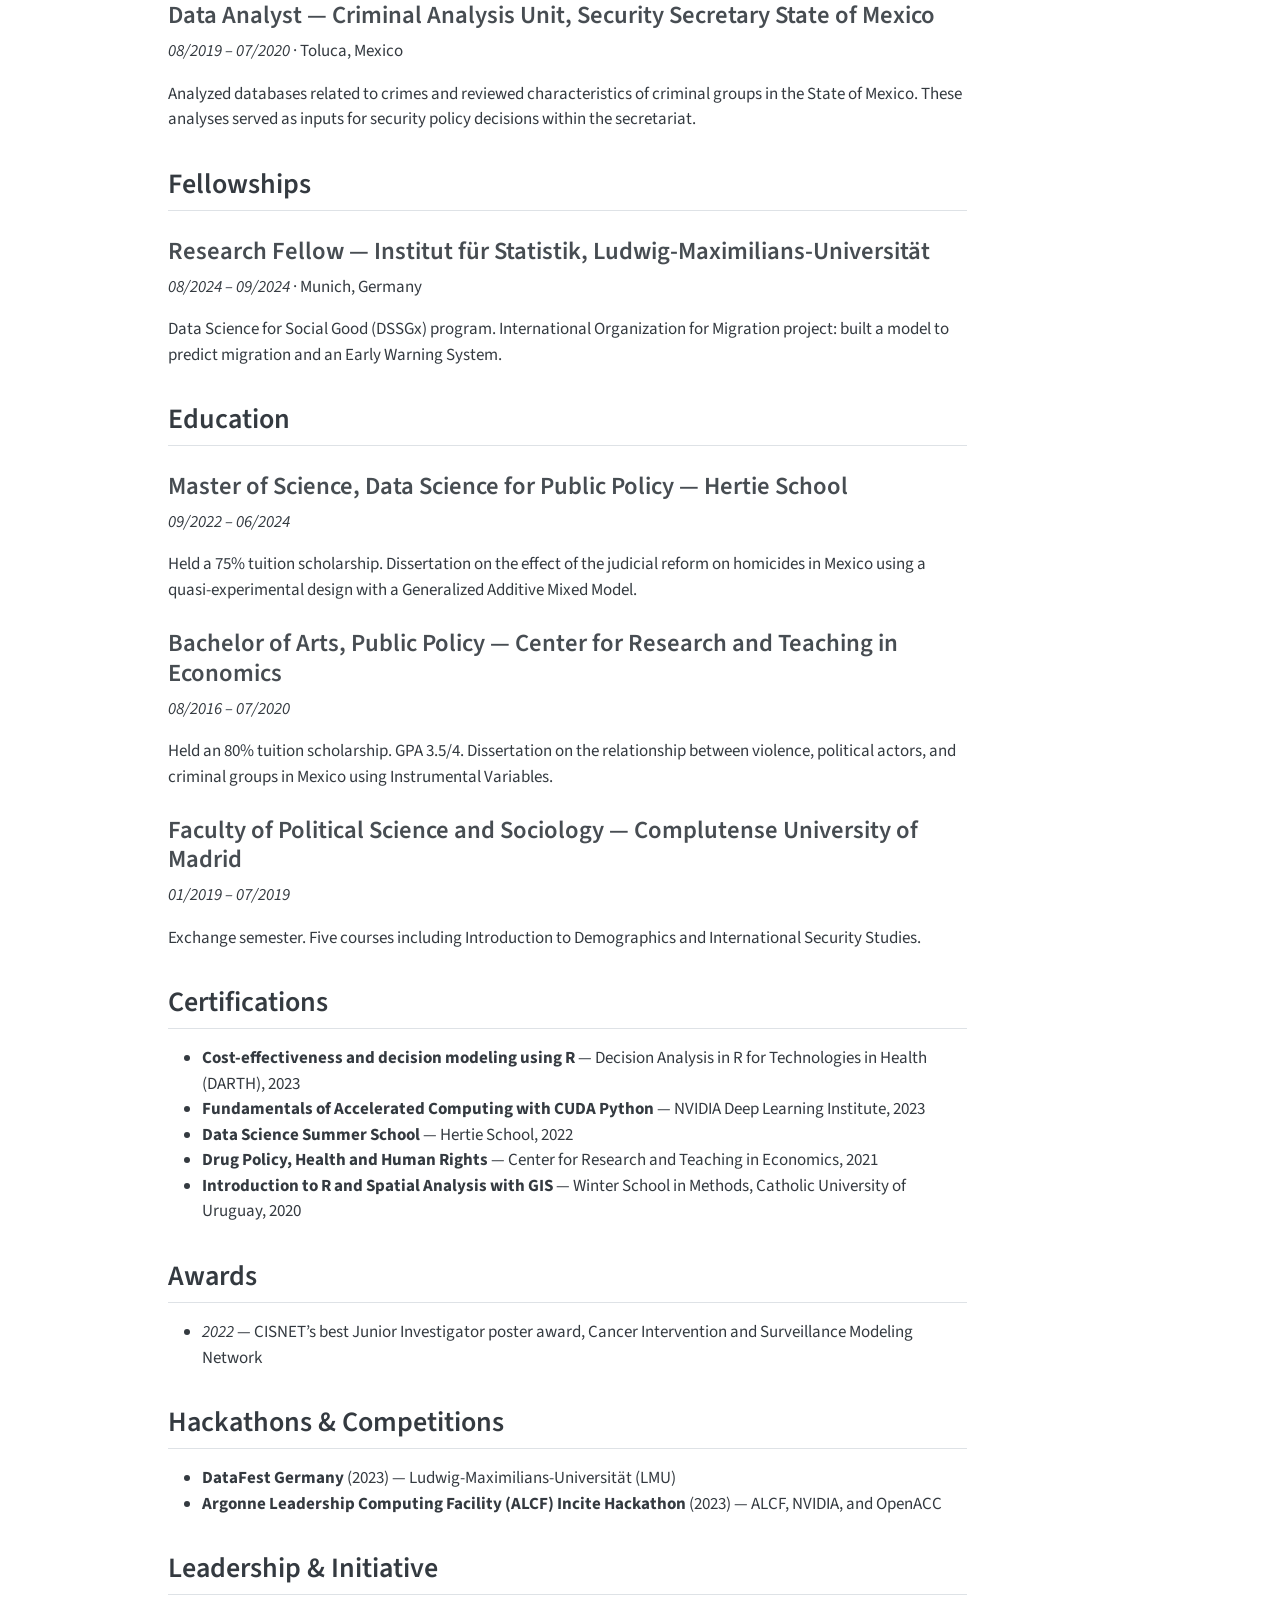
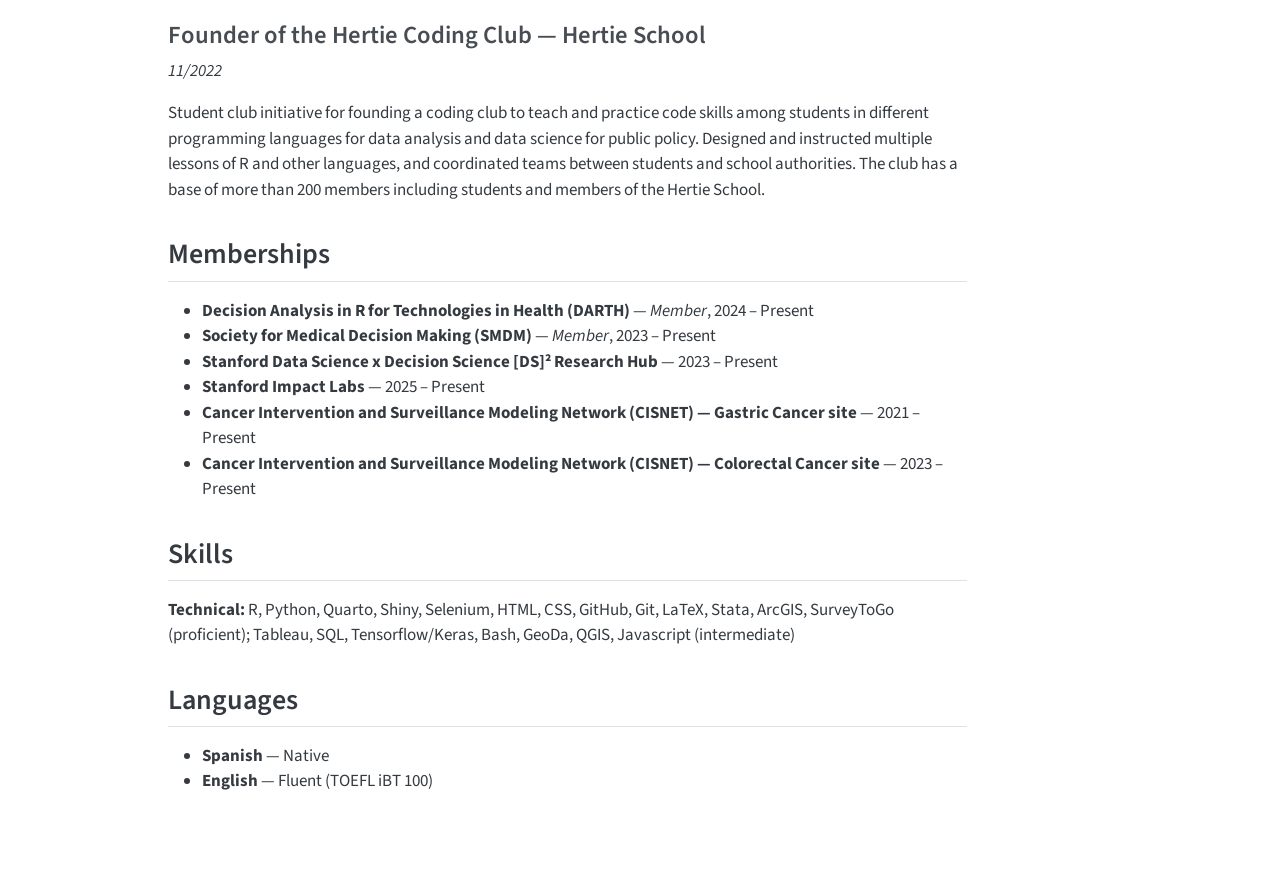
<file: cv.html>
<!DOCTYPE html>
<html xmlns="http://www.w3.org/1999/xhtml" lang="en" xml:lang="en"><head>

<meta charset="utf-8">
<meta name="generator" content="quarto-1.9.36">

<meta name="viewport" content="width=device-width, initial-scale=1.0, user-scalable=yes">


<title>Curriculum Vitae – Jorge Alberto Roa Contreras</title>
<style>
/* Default styles provided by pandoc.
** See https://pandoc.org/MANUAL.html#variables-for-html for config info.
*/
code{white-space: pre-wrap;}
span.smallcaps{font-variant: small-caps;}
div.columns{display: flex; gap: min(4vw, 1.5em);}
div.column{flex: auto; overflow-x: auto;}
div.hanging-indent{margin-left: 1.5em; text-indent: -1.5em;}
ul.task-list{list-style: none;}
ul.task-list li input[type="checkbox"] {
  width: 0.8em;
  margin: 0 0.8em 0.2em -1em; /* quarto-specific, see https://github.com/quarto-dev/quarto-cli/issues/4556 */ 
  vertical-align: middle;
}
</style>


<script src="site_libs/quarto-nav/quarto-nav.js"></script>
<script src="site_libs/quarto-nav/headroom.min.js"></script>
<script src="site_libs/clipboard/clipboard.min.js"></script>
<script src="site_libs/quarto-search/autocomplete.umd.js"></script>
<script src="site_libs/quarto-search/fuse.min.js"></script>
<script src="site_libs/quarto-search/quarto-search.js"></script>
<meta name="quarto:offset" content="./">
<script src="site_libs/quarto-html/quarto.js" type="module"></script>
<script src="site_libs/quarto-html/tabsets/tabsets.js" type="module"></script>
<script src="site_libs/quarto-html/popper.min.js"></script>
<script src="site_libs/quarto-html/tippy.umd.min.js"></script>
<script src="site_libs/quarto-html/anchor.min.js"></script>
<link href="site_libs/quarto-html/tippy.css" rel="stylesheet">
<link href="site_libs/quarto-html/quarto-syntax-highlighting-845c23b38eaddc0f92fda52bfe77a8c8.css" rel="stylesheet" id="quarto-text-highlighting-styles">
<script src="site_libs/bootstrap/bootstrap.min.js"></script>
<link href="site_libs/bootstrap/bootstrap-icons.css" rel="stylesheet">
<link href="site_libs/bootstrap/bootstrap-158031087360bce0ff56dc785ce39e06.min.css" rel="stylesheet" append-hash="true" id="quarto-bootstrap" data-mode="light">
<script id="quarto-search-options" type="application/json">{
  "location": "navbar",
  "copy-button": false,
  "collapse-after": 3,
  "panel-placement": "end",
  "type": "overlay",
  "limit": 50,
  "keyboard-shortcut": [
    "f",
    "/",
    "s"
  ],
  "show-item-context": false,
  "language": {
    "search-no-results-text": "No results",
    "search-matching-documents-text": "matching documents",
    "search-copy-link-title": "Copy link to search",
    "search-hide-matches-text": "Hide additional matches",
    "search-more-match-text": "more match in this document",
    "search-more-matches-text": "more matches in this document",
    "search-clear-button-title": "Clear",
    "search-text-placeholder": "",
    "search-detached-cancel-button-title": "Cancel",
    "search-submit-button-title": "Submit",
    "search-label": "Search"
  }
}</script>


<link rel="stylesheet" href="styles.css">
</head>

<body class="nav-fixed quarto-light">

<div id="quarto-search-results"></div>
  <header id="quarto-header" class="headroom fixed-top">
    <nav class="navbar navbar-expand-lg " data-bs-theme="dark">
      <div class="navbar-container container-fluid">
      <div class="navbar-brand-container mx-auto">
    <a class="navbar-brand" href="./index.html">
    <span class="navbar-title">Jorge Alberto Roa Contreras</span>
    </a>
  </div>
            <div id="quarto-search" class="" title="Search"></div>
          <button class="navbar-toggler" type="button" data-bs-toggle="collapse" data-bs-target="#navbarCollapse" aria-controls="navbarCollapse" role="menu" aria-expanded="false" aria-label="Toggle navigation" onclick="if (window.quartoToggleHeadroom) { window.quartoToggleHeadroom(); }">
  <span class="navbar-toggler-icon"></span>
</button>
          <div class="collapse navbar-collapse" id="navbarCollapse">
            <ul class="navbar-nav navbar-nav-scroll me-auto">
  <li class="nav-item">
    <a class="nav-link" href="./index.html"> 
<span class="menu-text">Home</span></a>
  </li>  
  <li class="nav-item">
    <a class="nav-link active" href="./cv.html" aria-current="page"> 
<span class="menu-text">CV</span></a>
  </li>  
  <li class="nav-item dropdown ">
    <a class="nav-link dropdown-toggle" href="#" id="nav-menu-research" role="link" data-bs-toggle="dropdown" aria-expanded="false">
 <span class="menu-text">Research</span>
    </a>
    <ul class="dropdown-menu" aria-labelledby="nav-menu-research">    
        <li>
    <a class="dropdown-item" href="./publications.html">
 <span class="dropdown-text">Publications</span></a>
  </li>  
        <li>
    <a class="dropdown-item" href="./working_papers.html">
 <span class="dropdown-text">Working Papers</span></a>
  </li>  
        <li>
    <a class="dropdown-item" href="./conference_presentations.html">
 <span class="dropdown-text">Conference Presentations</span></a>
  </li>  
    </ul>
  </li>
  <li class="nav-item">
    <a class="nav-link" href="./projects.html"> 
<span class="menu-text">Projects</span></a>
  </li>  
  <li class="nav-item">
    <a class="nav-link" href="./teaching.html"> 
<span class="menu-text">Teaching</span></a>
  </li>  
  <li class="nav-item">
    <a class="nav-link" href="./media.html"> 
<span class="menu-text">Media</span></a>
  </li>  
</ul>
          </div> <!-- /navcollapse -->
            <div class="quarto-navbar-tools">
</div>
      </div> <!-- /container-fluid -->
    </nav>
</header>
<!-- content -->
<div id="quarto-content" class="quarto-container page-columns page-rows-contents page-layout-article page-navbar">
<!-- sidebar -->
<!-- margin-sidebar -->
    <div id="quarto-margin-sidebar" class="sidebar margin-sidebar">
        <nav id="TOC" role="doc-toc" class="toc-active">
    <h2 id="toc-title">On this page</h2>
   
  <ul>
  <li><a href="#experience" id="toc-experience" class="nav-link active" data-scroll-target="#experience">Experience</a>
  <ul class="collapse">
  <li><a href="#software-developer-associate-stanford-university-school-of-medicine" id="toc-software-developer-associate-stanford-university-school-of-medicine" class="nav-link" data-scroll-target="#software-developer-associate-stanford-university-school-of-medicine">Software Developer Associate — Stanford University School of Medicine</a></li>
  <li><a href="#research-assistant-hertie-school-data-science-lab" id="toc-research-assistant-hertie-school-data-science-lab" class="nav-link" data-scroll-target="#research-assistant-hertie-school-data-science-lab">Research Assistant — Hertie School Data Science Lab</a></li>
  <li><a href="#data-analyst-cisidat-health-research-consortium" id="toc-data-analyst-cisidat-health-research-consortium" class="nav-link" data-scroll-target="#data-analyst-cisidat-health-research-consortium">Data Analyst — CISIDAT (Health Research Consortium)</a></li>
  <li><a href="#research-assistant-drug-policy-program-center-for-research-and-teaching-in-economics" id="toc-research-assistant-drug-policy-program-center-for-research-and-teaching-in-economics" class="nav-link" data-scroll-target="#research-assistant-drug-policy-program-center-for-research-and-teaching-in-economics">Research Assistant, Drug Policy Program — Center for Research and Teaching in Economics</a></li>
  </ul></li>
  <li><a href="#internships" id="toc-internships" class="nav-link" data-scroll-target="#internships">Internships</a>
  <ul class="collapse">
  <li><a href="#research-assistant-department-of-health-policy-stanford-university" id="toc-research-assistant-department-of-health-policy-stanford-university" class="nav-link" data-scroll-target="#research-assistant-department-of-health-policy-stanford-university">Research Assistant — Department of Health Policy, Stanford University</a></li>
  <li><a href="#data-analyst-criminal-analysis-unit-security-secretary-state-of-mexico" id="toc-data-analyst-criminal-analysis-unit-security-secretary-state-of-mexico" class="nav-link" data-scroll-target="#data-analyst-criminal-analysis-unit-security-secretary-state-of-mexico">Data Analyst — Criminal Analysis Unit, Security Secretary State of Mexico</a></li>
  </ul></li>
  <li><a href="#fellowships" id="toc-fellowships" class="nav-link" data-scroll-target="#fellowships">Fellowships</a>
  <ul class="collapse">
  <li><a href="#research-fellow-institut-für-statistik-ludwig-maximilians-universität" id="toc-research-fellow-institut-für-statistik-ludwig-maximilians-universität" class="nav-link" data-scroll-target="#research-fellow-institut-für-statistik-ludwig-maximilians-universität">Research Fellow — Institut für Statistik, Ludwig-Maximilians-Universität</a></li>
  </ul></li>
  <li><a href="#education" id="toc-education" class="nav-link" data-scroll-target="#education">Education</a>
  <ul class="collapse">
  <li><a href="#master-of-science-data-science-for-public-policy-hertie-school" id="toc-master-of-science-data-science-for-public-policy-hertie-school" class="nav-link" data-scroll-target="#master-of-science-data-science-for-public-policy-hertie-school">Master of Science, Data Science for Public Policy — Hertie School</a></li>
  <li><a href="#bachelor-of-arts-public-policy-center-for-research-and-teaching-in-economics" id="toc-bachelor-of-arts-public-policy-center-for-research-and-teaching-in-economics" class="nav-link" data-scroll-target="#bachelor-of-arts-public-policy-center-for-research-and-teaching-in-economics">Bachelor of Arts, Public Policy — Center for Research and Teaching in Economics</a></li>
  <li><a href="#faculty-of-political-science-and-sociology-complutense-university-of-madrid" id="toc-faculty-of-political-science-and-sociology-complutense-university-of-madrid" class="nav-link" data-scroll-target="#faculty-of-political-science-and-sociology-complutense-university-of-madrid">Faculty of Political Science and Sociology — Complutense University of Madrid</a></li>
  </ul></li>
  <li><a href="#certifications" id="toc-certifications" class="nav-link" data-scroll-target="#certifications">Certifications</a></li>
  <li><a href="#awards" id="toc-awards" class="nav-link" data-scroll-target="#awards">Awards</a></li>
  <li><a href="#hackathons-competitions" id="toc-hackathons-competitions" class="nav-link" data-scroll-target="#hackathons-competitions">Hackathons &amp; Competitions</a></li>
  <li><a href="#leadership-initiative" id="toc-leadership-initiative" class="nav-link" data-scroll-target="#leadership-initiative">Leadership &amp; Initiative</a>
  <ul class="collapse">
  <li><a href="#founder-of-the-hertie-coding-club-hertie-school" id="toc-founder-of-the-hertie-coding-club-hertie-school" class="nav-link" data-scroll-target="#founder-of-the-hertie-coding-club-hertie-school">Founder of the Hertie Coding Club — Hertie School</a></li>
  </ul></li>
  <li><a href="#memberships" id="toc-memberships" class="nav-link" data-scroll-target="#memberships">Memberships</a></li>
  <li><a href="#skills" id="toc-skills" class="nav-link" data-scroll-target="#skills">Skills</a></li>
  <li><a href="#languages" id="toc-languages" class="nav-link" data-scroll-target="#languages">Languages</a></li>
  </ul>
</nav>
    </div>
<!-- main -->
<main class="content" id="quarto-document-content">

<header id="title-block-header" class="quarto-title-block default">
<div class="quarto-title">
<h1 class="title">Curriculum Vitae</h1>
<p class="subtitle lead">Jorge Alberto Roa Contreras</p>
</div>



<div class="quarto-title-meta">

    
  
    
  </div>
  


</header>


<p>Palo Alto, California, US · jorgeroa@stanford.edu</p>
<section id="experience" class="level2">
<h2 class="anchored" data-anchor-id="experience">Experience</h2>
<section id="software-developer-associate-stanford-university-school-of-medicine" class="level3">
<h3 class="anchored" data-anchor-id="software-developer-associate-stanford-university-school-of-medicine">Software Developer Associate — Stanford University School of Medicine</h3>
<p><em>10/2024 – Present</em> · Palo Alto, California, US</p>
<p>Software development of a colorectal cancer simulation model for the Cancer Intervention and Surveillance Modeling Network (CISNET) program, focusing on cost-effectiveness analysis and decision modeling. Collaboration with the National Cancer Institute (NIH) and a multidisciplinary team to develop colorectal cancer screening and treatment models. Adapted the SimCRC model for Chile to optimize FIT screening and developed a cost-effective screening program for high-risk individuals in Mexico. Built dynamic Shiny applications and Quarto reports for interactive data visualization. Reduced calibration execution time by 60% by replacing full 0–100 age loops with a difference-array/cumsum algorithm.</p>
</section>
<section id="research-assistant-hertie-school-data-science-lab" class="level3">
<h3 class="anchored" data-anchor-id="research-assistant-hertie-school-data-science-lab">Research Assistant — Hertie School Data Science Lab</h3>
<p><em>11/2023 – 07/2024</em> · Berlin, Germany</p>
<p>Built automated webscrapers and crawlers to collect real-time data from Twitter, enabling early detection of flu and allergy-related trends. Extracted and structured political speeches and online content for narrative-framing analysis. Constructed a comprehensive database of international organizations by scraping official websites. Tagged causal relationships in political and health-related texts to support training datasets for large language models.</p>
</section>
<section id="data-analyst-cisidat-health-research-consortium" class="level3">
<h3 class="anchored" data-anchor-id="data-analyst-cisidat-health-research-consortium">Data Analyst — CISIDAT (Health Research Consortium)</h3>
<p><em>09/2020 – 10/2024</em> · Remote (Mexico)</p>
<p>Worked on optimization of cost-effectiveness algorithms for colorectal cancer and migrated natural-history, screening, and surveillance models from C++ to R. Estimated the infection force of <em>Helicobacter pylori</em> in the U.S. population using catalytic models on NHANES data. Built a Shiny app and website to visualize H. pylori force of infection. Determined cumulative COVID-19 mortality risk across Mexico’s population using survival models. Conducted twenty-year homicide trend analyses for Mexico using Bayesian methods.</p>
</section>
<section id="research-assistant-drug-policy-program-center-for-research-and-teaching-in-economics" class="level3">
<h3 class="anchored" data-anchor-id="research-assistant-drug-policy-program-center-for-research-and-teaching-in-economics">Research Assistant, Drug Policy Program — Center for Research and Teaching in Economics</h3>
<p><em>01/2017 – 06/2021</em> · Aguascalientes, Mexico</p>
<p>Created a dataset locating and characterizing 148 criminal groups in Mexico using web scraping (Python) and text analysis (R) on press and social-media reporting. Designed and programmed an electronic survey to study harm reductions associated with psychoactive substances. Coordinated a team that geocoded over 10,000 addresses related to executions, confrontations, attacks, and arrests using Python.</p>
</section>
</section>
<section id="internships" class="level2">
<h2 class="anchored" data-anchor-id="internships">Internships</h2>
<section id="research-assistant-department-of-health-policy-stanford-university" class="level3">
<h3 class="anchored" data-anchor-id="research-assistant-department-of-health-policy-stanford-university">Research Assistant — Department of Health Policy, Stanford University</h3>
<p><em>06/2023 – 09/2023</em> · Palo Alto, California, US</p>
<p>Implemented and learned techniques of Discrete Event Simulation, Markov models, value of information (VOI), and cost-effectiveness analysis. Learned to implement natural history, surveillance, and screening methods to simulate colorectal cancer in U.S. populations. Ran cancer models at scale using bash and Sherlock, Stanford’s supercomputer.</p>
</section>
<section id="data-analyst-criminal-analysis-unit-security-secretary-state-of-mexico" class="level3">
<h3 class="anchored" data-anchor-id="data-analyst-criminal-analysis-unit-security-secretary-state-of-mexico">Data Analyst — Criminal Analysis Unit, Security Secretary State of Mexico</h3>
<p><em>08/2019 – 07/2020</em> · Toluca, Mexico</p>
<p>Analyzed databases related to crimes and reviewed characteristics of criminal groups in the State of Mexico. These analyses served as inputs for security policy decisions within the secretariat.</p>
</section>
</section>
<section id="fellowships" class="level2">
<h2 class="anchored" data-anchor-id="fellowships">Fellowships</h2>
<section id="research-fellow-institut-für-statistik-ludwig-maximilians-universität" class="level3">
<h3 class="anchored" data-anchor-id="research-fellow-institut-für-statistik-ludwig-maximilians-universität">Research Fellow — Institut für Statistik, Ludwig-Maximilians-Universität</h3>
<p><em>08/2024 – 09/2024</em> · Munich, Germany</p>
<p>Data Science for Social Good (DSSGx) program. International Organization for Migration project: built a model to predict migration and an Early Warning System.</p>
</section>
</section>
<section id="education" class="level2">
<h2 class="anchored" data-anchor-id="education">Education</h2>
<section id="master-of-science-data-science-for-public-policy-hertie-school" class="level3">
<h3 class="anchored" data-anchor-id="master-of-science-data-science-for-public-policy-hertie-school">Master of Science, Data Science for Public Policy — Hertie School</h3>
<p><em>09/2022 – 06/2024</em></p>
<p>Held a 75% tuition scholarship. Dissertation on the effect of the judicial reform on homicides in Mexico using a quasi-experimental design with a Generalized Additive Mixed Model.</p>
</section>
<section id="bachelor-of-arts-public-policy-center-for-research-and-teaching-in-economics" class="level3">
<h3 class="anchored" data-anchor-id="bachelor-of-arts-public-policy-center-for-research-and-teaching-in-economics">Bachelor of Arts, Public Policy — Center for Research and Teaching in Economics</h3>
<p><em>08/2016 – 07/2020</em></p>
<p>Held an 80% tuition scholarship. GPA 3.5/4. Dissertation on the relationship between violence, political actors, and criminal groups in Mexico using Instrumental Variables.</p>
</section>
<section id="faculty-of-political-science-and-sociology-complutense-university-of-madrid" class="level3">
<h3 class="anchored" data-anchor-id="faculty-of-political-science-and-sociology-complutense-university-of-madrid">Faculty of Political Science and Sociology — Complutense University of Madrid</h3>
<p><em>01/2019 – 07/2019</em></p>
<p>Exchange semester. Five courses including Introduction to Demographics and International Security Studies.</p>
</section>
</section>
<section id="certifications" class="level2">
<h2 class="anchored" data-anchor-id="certifications">Certifications</h2>
<ul>
<li><strong>Cost-effectiveness and decision modeling using R</strong> — Decision Analysis in R for Technologies in Health (DARTH), 2023</li>
<li><strong>Fundamentals of Accelerated Computing with CUDA Python</strong> — NVIDIA Deep Learning Institute, 2023</li>
<li><strong>Data Science Summer School</strong> — Hertie School, 2022</li>
<li><strong>Drug Policy, Health and Human Rights</strong> — Center for Research and Teaching in Economics, 2021</li>
<li><strong>Introduction to R and Spatial Analysis with GIS</strong> — Winter School in Methods, Catholic University of Uruguay, 2020</li>
</ul>
</section>
<section id="awards" class="level2">
<h2 class="anchored" data-anchor-id="awards">Awards</h2>
<ul>
<li><em>2022</em> — CISNET’s best Junior Investigator poster award, Cancer Intervention and Surveillance Modeling Network</li>
</ul>
</section>
<section id="hackathons-competitions" class="level2">
<h2 class="anchored" data-anchor-id="hackathons-competitions">Hackathons &amp; Competitions</h2>
<ul>
<li><strong>DataFest Germany</strong> (2023) — Ludwig-Maximilians-Universität (LMU)</li>
<li><strong>Argonne Leadership Computing Facility (ALCF) Incite Hackathon</strong> (2023) — ALCF, NVIDIA, and OpenACC</li>
</ul>
</section>
<section id="leadership-initiative" class="level2">
<h2 class="anchored" data-anchor-id="leadership-initiative">Leadership &amp; Initiative</h2>
<section id="founder-of-the-hertie-coding-club-hertie-school" class="level3">
<h3 class="anchored" data-anchor-id="founder-of-the-hertie-coding-club-hertie-school">Founder of the Hertie Coding Club — Hertie School</h3>
<p><em>11/2022</em></p>
<p>Student club initiative for founding a coding club to teach and practice code skills among students in different programming languages for data analysis and data science for public policy. Designed and instructed multiple lessons of R and other languages, and coordinated teams between students and school authorities. The club has a base of more than 200 members including students and members of the Hertie School.</p>
</section>
</section>
<section id="memberships" class="level2">
<h2 class="anchored" data-anchor-id="memberships">Memberships</h2>
<ul>
<li><strong>Decision Analysis in R for Technologies in Health (DARTH)</strong> — <em>Member</em>, 2024 – Present</li>
<li><strong>Society for Medical Decision Making (SMDM)</strong> — <em>Member</em>, 2023 – Present</li>
<li><strong>Stanford Data Science x Decision Science [DS]² Research Hub</strong> — 2023 – Present</li>
<li><strong>Stanford Impact Labs</strong> — 2025 – Present</li>
<li><strong>Cancer Intervention and Surveillance Modeling Network (CISNET) — Gastric Cancer site</strong> — 2021 – Present</li>
<li><strong>Cancer Intervention and Surveillance Modeling Network (CISNET) — Colorectal Cancer site</strong> — 2023 – Present</li>
</ul>
</section>
<section id="skills" class="level2">
<h2 class="anchored" data-anchor-id="skills">Skills</h2>
<p><strong>Technical:</strong> R, Python, Quarto, Shiny, Selenium, HTML, CSS, GitHub, Git, LaTeX, Stata, ArcGIS, SurveyToGo (proficient); Tableau, SQL, Tensorflow/Keras, Bash, GeoDa, QGIS, Javascript (intermediate)</p>
</section>
<section id="languages" class="level2">
<h2 class="anchored" data-anchor-id="languages">Languages</h2>
<ul>
<li><strong>Spanish</strong> — Native</li>
<li><strong>English</strong> — Fluent (TOEFL iBT 100)</li>
</ul>


</section>

</main> <!-- /main -->
<script id="quarto-html-after-body" type="application/javascript">
  window.document.addEventListener("DOMContentLoaded", function (event) {
    const icon = "";
    const anchorJS = new window.AnchorJS();
    anchorJS.options = {
      placement: 'right',
      icon: icon
    };
    anchorJS.add('.anchored');
    const isCodeAnnotation = (el) => {
      for (const clz of el.classList) {
        if (clz.startsWith('code-annotation-')) {                     
          return true;
        }
      }
      return false;
    }
    const onCopySuccess = function(e) {
      // button target
      const button = e.trigger;
      // don't keep focus
      button.blur();
      // flash "checked"
      button.classList.add('code-copy-button-checked');
      var currentTitle = button.getAttribute("title");
      button.setAttribute("title", "Copied!");
      let tooltip;
      if (window.bootstrap) {
        button.setAttribute("data-bs-toggle", "tooltip");
        button.setAttribute("data-bs-placement", "left");
        button.setAttribute("data-bs-title", "Copied!");
        tooltip = new bootstrap.Tooltip(button, 
          { trigger: "manual", 
            customClass: "code-copy-button-tooltip",
            offset: [0, -8]});
        tooltip.show();    
      }
      setTimeout(function() {
        if (tooltip) {
          tooltip.hide();
          button.removeAttribute("data-bs-title");
          button.removeAttribute("data-bs-toggle");
          button.removeAttribute("data-bs-placement");
        }
        button.setAttribute("title", currentTitle);
        button.classList.remove('code-copy-button-checked');
      }, 1000);
      // clear code selection
      e.clearSelection();
    }
    const getTextToCopy = function(trigger) {
      const outerScaffold = trigger.parentElement.cloneNode(true);
      const codeEl = outerScaffold.querySelector('code');
      for (const childEl of codeEl.children) {
        if (isCodeAnnotation(childEl)) {
          childEl.remove();
        }
      }
      return codeEl.innerText;
    }
    const clipboard = new window.ClipboardJS('.code-copy-button:not([data-in-quarto-modal])', {
      text: getTextToCopy
    });
    clipboard.on('success', onCopySuccess);
    if (window.document.getElementById('quarto-embedded-source-code-modal')) {
      const clipboardModal = new window.ClipboardJS('.code-copy-button[data-in-quarto-modal]', {
        text: getTextToCopy,
        container: window.document.getElementById('quarto-embedded-source-code-modal')
      });
      clipboardModal.on('success', onCopySuccess);
    }
      var localhostRegex = new RegExp(/^(?:http|https):\/\/localhost\:?[0-9]*\//);
      var mailtoRegex = new RegExp(/^mailto:/);
        var filterRegex = new RegExp("https:\/\/jurjoroa\.github\.io\/cv-test-1\/");
      var isInternal = (href) => {
          return filterRegex.test(href) || localhostRegex.test(href) || mailtoRegex.test(href);
      }
      // Inspect non-navigation links and adorn them if external
     var links = window.document.querySelectorAll('a[href]:not(.nav-link):not(.navbar-brand):not(.toc-action):not(.sidebar-link):not(.sidebar-item-toggle):not(.pagination-link):not(.no-external):not([aria-hidden]):not(.dropdown-item):not(.quarto-navigation-tool):not(.about-link)');
      for (var i=0; i<links.length; i++) {
        const link = links[i];
        if (!isInternal(link.href)) {
          // undo the damage that might have been done by quarto-nav.js in the case of
          // links that we want to consider external
          if (link.dataset.originalHref !== undefined) {
            link.href = link.dataset.originalHref;
          }
        }
      }
    function tippyHover(el, contentFn, onTriggerFn, onUntriggerFn) {
      const config = {
        allowHTML: true,
        maxWidth: 500,
        delay: 100,
        arrow: false,
        appendTo: function(el) {
            return el.parentElement;
        },
        interactive: true,
        interactiveBorder: 10,
        theme: 'quarto',
        placement: 'bottom-start',
      };
      if (contentFn) {
        config.content = contentFn;
      }
      if (onTriggerFn) {
        config.onTrigger = onTriggerFn;
      }
      if (onUntriggerFn) {
        config.onUntrigger = onUntriggerFn;
      }
      window.tippy(el, config); 
    }
    const noterefs = window.document.querySelectorAll('a[role="doc-noteref"]');
    for (var i=0; i<noterefs.length; i++) {
      const ref = noterefs[i];
      tippyHover(ref, function() {
        // use id or data attribute instead here
        let href = ref.getAttribute('data-footnote-href') || ref.getAttribute('href');
        try { href = new URL(href).hash; } catch {}
        const id = href.replace(/^#\/?/, "");
        const note = window.document.getElementById(id);
        if (note) {
          return note.innerHTML;
        } else {
          return "";
        }
      });
    }
    const xrefs = window.document.querySelectorAll('a.quarto-xref');
    const processXRef = (id, note) => {
      // Strip column container classes
      const stripColumnClz = (el) => {
        el.classList.remove("page-full", "page-columns");
        if (el.children) {
          for (const child of el.children) {
            stripColumnClz(child);
          }
        }
      }
      stripColumnClz(note)
      if (id === null || id.startsWith('sec-')) {
        // Special case sections, only their first couple elements
        const container = document.createElement("div");
        if (note.children && note.children.length > 2) {
          container.appendChild(note.children[0].cloneNode(true));
          for (let i = 1; i < note.children.length; i++) {
            const child = note.children[i];
            if (child.tagName === "P" && child.innerText === "") {
              continue;
            } else {
              container.appendChild(child.cloneNode(true));
              break;
            }
          }
          if (window.Quarto?.typesetMath) {
            window.Quarto.typesetMath(container);
          }
          return container.innerHTML
        } else {
          if (window.Quarto?.typesetMath) {
            window.Quarto.typesetMath(note);
          }
          return note.innerHTML;
        }
      } else {
        // Remove any anchor links if they are present
        const anchorLink = note.querySelector('a.anchorjs-link');
        if (anchorLink) {
          anchorLink.remove();
        }
        if (window.Quarto?.typesetMath) {
          window.Quarto.typesetMath(note);
        }
        if (note.classList.contains("callout")) {
          return note.outerHTML;
        } else {
          return note.innerHTML;
        }
      }
    }
    for (var i=0; i<xrefs.length; i++) {
      const xref = xrefs[i];
      tippyHover(xref, undefined, function(instance) {
        instance.disable();
        let url = xref.getAttribute('href');
        let hash = undefined; 
        if (url.startsWith('#')) {
          hash = url;
        } else {
          try { hash = new URL(url).hash; } catch {}
        }
        if (hash) {
          const id = hash.replace(/^#\/?/, "");
          const note = window.document.getElementById(id);
          if (note !== null) {
            try {
              const html = processXRef(id, note.cloneNode(true));
              instance.setContent(html);
            } finally {
              instance.enable();
              instance.show();
            }
          } else {
            // See if we can fetch this
            fetch(url.split('#')[0])
            .then(res => res.text())
            .then(html => {
              const parser = new DOMParser();
              const htmlDoc = parser.parseFromString(html, "text/html");
              const note = htmlDoc.getElementById(id);
              if (note !== null) {
                const html = processXRef(id, note);
                instance.setContent(html);
              } 
            }).finally(() => {
              instance.enable();
              instance.show();
            });
          }
        } else {
          // See if we can fetch a full url (with no hash to target)
          // This is a special case and we should probably do some content thinning / targeting
          fetch(url)
          .then(res => res.text())
          .then(html => {
            const parser = new DOMParser();
            const htmlDoc = parser.parseFromString(html, "text/html");
            const note = htmlDoc.querySelector('main.content');
            if (note !== null) {
              // This should only happen for chapter cross references
              // (since there is no id in the URL)
              // remove the first header
              if (note.children.length > 0 && note.children[0].tagName === "HEADER") {
                note.children[0].remove();
              }
              const html = processXRef(null, note);
              instance.setContent(html);
            } 
          }).finally(() => {
            instance.enable();
            instance.show();
          });
        }
      }, function(instance) {
      });
    }
        let selectedAnnoteEl;
        const selectorForAnnotation = ( cell, annotation) => {
          let cellAttr = 'data-code-cell="' + cell + '"';
          let lineAttr = 'data-code-annotation="' +  annotation + '"';
          const selector = 'span[' + cellAttr + '][' + lineAttr + ']';
          return selector;
        }
        const selectCodeLines = (annoteEl) => {
          const doc = window.document;
          const targetCell = annoteEl.getAttribute("data-target-cell");
          const targetAnnotation = annoteEl.getAttribute("data-target-annotation");
          const annoteSpan = window.document.querySelector(selectorForAnnotation(targetCell, targetAnnotation));
          const lines = annoteSpan.getAttribute("data-code-lines").split(",");
          const lineIds = lines.map((line) => {
            return targetCell + "-" + line;
          })
          let top = null;
          let height = null;
          let parent = null;
          if (lineIds.length > 0) {
              //compute the position of the single el (top and bottom and make a div)
              const el = window.document.getElementById(lineIds[0]);
              top = el.offsetTop;
              height = el.offsetHeight;
              parent = el.parentElement.parentElement;
            if (lineIds.length > 1) {
              const lastEl = window.document.getElementById(lineIds[lineIds.length - 1]);
              const bottom = lastEl.offsetTop + lastEl.offsetHeight;
              height = bottom - top;
            }
            if (top !== null && height !== null && parent !== null) {
              // cook up a div (if necessary) and position it 
              let div = window.document.getElementById("code-annotation-line-highlight");
              if (div === null) {
                div = window.document.createElement("div");
                div.setAttribute("id", "code-annotation-line-highlight");
                div.style.position = 'absolute';
                parent.appendChild(div);
              }
              div.style.top = top - 2 + "px";
              div.style.height = height + 4 + "px";
              div.style.left = 0;
              let gutterDiv = window.document.getElementById("code-annotation-line-highlight-gutter");
              if (gutterDiv === null) {
                gutterDiv = window.document.createElement("div");
                gutterDiv.setAttribute("id", "code-annotation-line-highlight-gutter");
                gutterDiv.style.position = 'absolute';
                const codeCell = window.document.getElementById(targetCell);
                const gutter = codeCell.querySelector('.code-annotation-gutter');
                gutter.appendChild(gutterDiv);
              }
              gutterDiv.style.top = top - 2 + "px";
              gutterDiv.style.height = height + 4 + "px";
            }
            selectedAnnoteEl = annoteEl;
          }
        };
        const unselectCodeLines = () => {
          const elementsIds = ["code-annotation-line-highlight", "code-annotation-line-highlight-gutter"];
          elementsIds.forEach((elId) => {
            const div = window.document.getElementById(elId);
            if (div) {
              div.remove();
            }
          });
          selectedAnnoteEl = undefined;
        };
          // Handle positioning of the toggle
      window.addEventListener(
        "resize",
        throttle(() => {
          elRect = undefined;
          if (selectedAnnoteEl) {
            selectCodeLines(selectedAnnoteEl);
          }
        }, 10)
      );
      function throttle(fn, ms) {
      let throttle = false;
      let timer;
        return (...args) => {
          if(!throttle) { // first call gets through
              fn.apply(this, args);
              throttle = true;
          } else { // all the others get throttled
              if(timer) clearTimeout(timer); // cancel #2
              timer = setTimeout(() => {
                fn.apply(this, args);
                timer = throttle = false;
              }, ms);
          }
        };
      }
        // Attach click handler to the DT
        const annoteDls = window.document.querySelectorAll('dt[data-target-cell]');
        for (const annoteDlNode of annoteDls) {
          annoteDlNode.addEventListener('click', (event) => {
            const clickedEl = event.target;
            if (clickedEl !== selectedAnnoteEl) {
              unselectCodeLines();
              const activeEl = window.document.querySelector('dt[data-target-cell].code-annotation-active');
              if (activeEl) {
                activeEl.classList.remove('code-annotation-active');
              }
              selectCodeLines(clickedEl);
              clickedEl.classList.add('code-annotation-active');
            } else {
              // Unselect the line
              unselectCodeLines();
              clickedEl.classList.remove('code-annotation-active');
            }
          });
        }
    const findCites = (el) => {
      const parentEl = el.parentElement;
      if (parentEl) {
        const cites = parentEl.dataset.cites;
        if (cites) {
          return {
            el,
            cites: cites.split(' ')
          };
        } else {
          return findCites(el.parentElement)
        }
      } else {
        return undefined;
      }
    };
    var bibliorefs = window.document.querySelectorAll('a[role="doc-biblioref"]');
    for (var i=0; i<bibliorefs.length; i++) {
      const ref = bibliorefs[i];
      const citeInfo = findCites(ref);
      if (citeInfo) {
        tippyHover(citeInfo.el, function() {
          var popup = window.document.createElement('div');
          citeInfo.cites.forEach(function(cite) {
            var citeDiv = window.document.createElement('div');
            citeDiv.classList.add('hanging-indent');
            citeDiv.classList.add('csl-entry');
            var biblioDiv = window.document.getElementById('ref-' + cite);
            if (biblioDiv) {
              citeDiv.innerHTML = biblioDiv.innerHTML;
            }
            popup.appendChild(citeDiv);
          });
          return popup.innerHTML;
        });
      }
    }
  });
  </script>
</div> <!-- /content -->




</body></html>
</file>
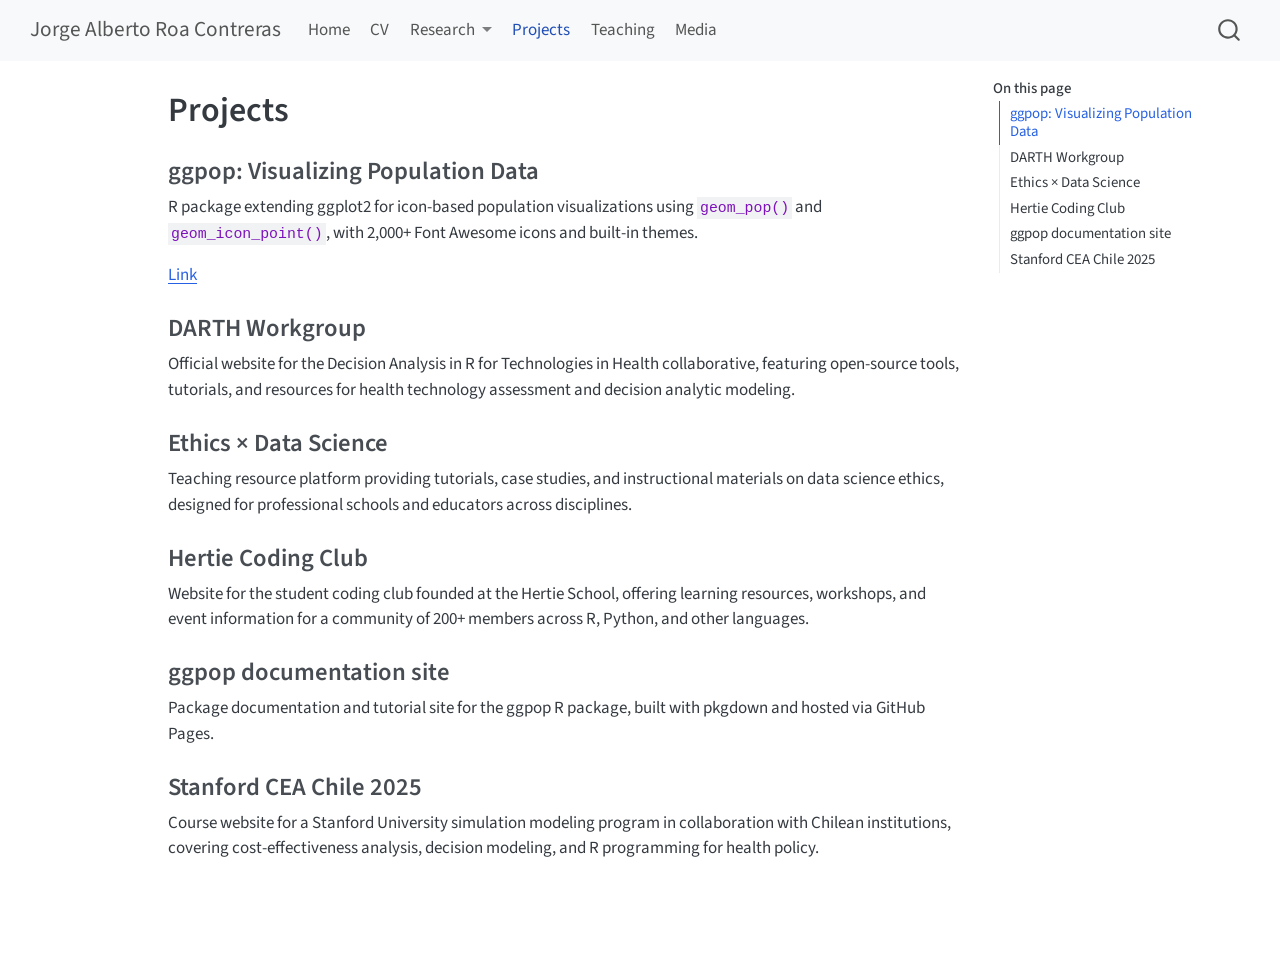
<file: projects.html>
<!DOCTYPE html>
<html xmlns="http://www.w3.org/1999/xhtml" lang="en" xml:lang="en"><head>

<meta charset="utf-8">
<meta name="generator" content="quarto-1.9.36">

<meta name="viewport" content="width=device-width, initial-scale=1.0, user-scalable=yes">


<title>Projects – Jorge Alberto Roa Contreras</title>
<style>
/* Default styles provided by pandoc.
** See https://pandoc.org/MANUAL.html#variables-for-html for config info.
*/
code{white-space: pre-wrap;}
span.smallcaps{font-variant: small-caps;}
div.columns{display: flex; gap: min(4vw, 1.5em);}
div.column{flex: auto; overflow-x: auto;}
div.hanging-indent{margin-left: 1.5em; text-indent: -1.5em;}
ul.task-list{list-style: none;}
ul.task-list li input[type="checkbox"] {
  width: 0.8em;
  margin: 0 0.8em 0.2em -1em; /* quarto-specific, see https://github.com/quarto-dev/quarto-cli/issues/4556 */ 
  vertical-align: middle;
}
</style>


<script src="site_libs/quarto-nav/quarto-nav.js"></script>
<script src="site_libs/quarto-nav/headroom.min.js"></script>
<script src="site_libs/clipboard/clipboard.min.js"></script>
<script src="site_libs/quarto-search/autocomplete.umd.js"></script>
<script src="site_libs/quarto-search/fuse.min.js"></script>
<script src="site_libs/quarto-search/quarto-search.js"></script>
<meta name="quarto:offset" content="./">
<script src="site_libs/quarto-html/quarto.js" type="module"></script>
<script src="site_libs/quarto-html/tabsets/tabsets.js" type="module"></script>
<script src="site_libs/quarto-html/popper.min.js"></script>
<script src="site_libs/quarto-html/tippy.umd.min.js"></script>
<script src="site_libs/quarto-html/anchor.min.js"></script>
<link href="site_libs/quarto-html/tippy.css" rel="stylesheet">
<link href="site_libs/quarto-html/quarto-syntax-highlighting-845c23b38eaddc0f92fda52bfe77a8c8.css" rel="stylesheet" id="quarto-text-highlighting-styles">
<script src="site_libs/bootstrap/bootstrap.min.js"></script>
<link href="site_libs/bootstrap/bootstrap-icons.css" rel="stylesheet">
<link href="site_libs/bootstrap/bootstrap-158031087360bce0ff56dc785ce39e06.min.css" rel="stylesheet" append-hash="true" id="quarto-bootstrap" data-mode="light">
<script id="quarto-search-options" type="application/json">{
  "location": "navbar",
  "copy-button": false,
  "collapse-after": 3,
  "panel-placement": "end",
  "type": "overlay",
  "limit": 50,
  "keyboard-shortcut": [
    "f",
    "/",
    "s"
  ],
  "show-item-context": false,
  "language": {
    "search-no-results-text": "No results",
    "search-matching-documents-text": "matching documents",
    "search-copy-link-title": "Copy link to search",
    "search-hide-matches-text": "Hide additional matches",
    "search-more-match-text": "more match in this document",
    "search-more-matches-text": "more matches in this document",
    "search-clear-button-title": "Clear",
    "search-text-placeholder": "",
    "search-detached-cancel-button-title": "Cancel",
    "search-submit-button-title": "Submit",
    "search-label": "Search"
  }
}</script>


<link rel="stylesheet" href="styles.css">
</head>

<body class="nav-fixed quarto-light">

<div id="quarto-search-results"></div>
  <header id="quarto-header" class="headroom fixed-top">
    <nav class="navbar navbar-expand-lg " data-bs-theme="dark">
      <div class="navbar-container container-fluid">
      <div class="navbar-brand-container mx-auto">
    <a class="navbar-brand" href="./index.html">
    <span class="navbar-title">Jorge Alberto Roa Contreras</span>
    </a>
  </div>
            <div id="quarto-search" class="" title="Search"></div>
          <button class="navbar-toggler" type="button" data-bs-toggle="collapse" data-bs-target="#navbarCollapse" aria-controls="navbarCollapse" role="menu" aria-expanded="false" aria-label="Toggle navigation" onclick="if (window.quartoToggleHeadroom) { window.quartoToggleHeadroom(); }">
  <span class="navbar-toggler-icon"></span>
</button>
          <div class="collapse navbar-collapse" id="navbarCollapse">
            <ul class="navbar-nav navbar-nav-scroll me-auto">
  <li class="nav-item">
    <a class="nav-link" href="./index.html"> 
<span class="menu-text">Home</span></a>
  </li>  
  <li class="nav-item">
    <a class="nav-link" href="./cv.html"> 
<span class="menu-text">CV</span></a>
  </li>  
  <li class="nav-item dropdown ">
    <a class="nav-link dropdown-toggle" href="#" id="nav-menu-research" role="link" data-bs-toggle="dropdown" aria-expanded="false">
 <span class="menu-text">Research</span>
    </a>
    <ul class="dropdown-menu" aria-labelledby="nav-menu-research">    
        <li>
    <a class="dropdown-item" href="./publications.html">
 <span class="dropdown-text">Publications</span></a>
  </li>  
        <li>
    <a class="dropdown-item" href="./working_papers.html">
 <span class="dropdown-text">Working Papers</span></a>
  </li>  
        <li>
    <a class="dropdown-item" href="./conference_presentations.html">
 <span class="dropdown-text">Conference Presentations</span></a>
  </li>  
    </ul>
  </li>
  <li class="nav-item">
    <a class="nav-link active" href="./projects.html" aria-current="page"> 
<span class="menu-text">Projects</span></a>
  </li>  
  <li class="nav-item">
    <a class="nav-link" href="./teaching.html"> 
<span class="menu-text">Teaching</span></a>
  </li>  
  <li class="nav-item">
    <a class="nav-link" href="./media.html"> 
<span class="menu-text">Media</span></a>
  </li>  
</ul>
          </div> <!-- /navcollapse -->
            <div class="quarto-navbar-tools">
</div>
      </div> <!-- /container-fluid -->
    </nav>
</header>
<!-- content -->
<div id="quarto-content" class="quarto-container page-columns page-rows-contents page-layout-article page-navbar">
<!-- sidebar -->
<!-- margin-sidebar -->
    <div id="quarto-margin-sidebar" class="sidebar margin-sidebar">
        <nav id="TOC" role="doc-toc" class="toc-active">
    <h2 id="toc-title">On this page</h2>
   
  <ul>
  <li><a href="#ggpop-visualizing-population-data" id="toc-ggpop-visualizing-population-data" class="nav-link active" data-scroll-target="#ggpop-visualizing-population-data">ggpop: Visualizing Population Data</a></li>
  <li><a href="#darth-workgroup" id="toc-darth-workgroup" class="nav-link" data-scroll-target="#darth-workgroup">DARTH Workgroup</a></li>
  <li><a href="#ethics-data-science" id="toc-ethics-data-science" class="nav-link" data-scroll-target="#ethics-data-science">Ethics × Data Science</a></li>
  <li><a href="#hertie-coding-club" id="toc-hertie-coding-club" class="nav-link" data-scroll-target="#hertie-coding-club">Hertie Coding Club</a></li>
  <li><a href="#ggpop-documentation-site" id="toc-ggpop-documentation-site" class="nav-link" data-scroll-target="#ggpop-documentation-site">ggpop documentation site</a></li>
  <li><a href="#stanford-cea-chile-2025" id="toc-stanford-cea-chile-2025" class="nav-link" data-scroll-target="#stanford-cea-chile-2025">Stanford CEA Chile 2025</a></li>
  </ul>
</nav>
    </div>
<!-- main -->
<main class="content" id="quarto-document-content">

<header id="title-block-header" class="quarto-title-block default">
<div class="quarto-title">
<h1 class="title">Projects</h1>
</div>



<div class="quarto-title-meta">

    
  
    
  </div>
  


</header>


<section id="ggpop-visualizing-population-data" class="level3">
<h3 class="anchored" data-anchor-id="ggpop-visualizing-population-data">ggpop: Visualizing Population Data</h3>
<p>R package extending ggplot2 for icon-based population visualizations using <code>geom_pop()</code> and <code>geom_icon_point()</code>, with 2,000+ Font Awesome icons and built-in themes.</p>
<p><a href="https://jurjoroa.github.io/ggpop/">Link</a></p>
</section>
<section id="darth-workgroup" class="level3">
<h3 class="anchored" data-anchor-id="darth-workgroup">DARTH Workgroup</h3>
<p>Official website for the Decision Analysis in R for Technologies in Health collaborative, featuring open-source tools, tutorials, and resources for health technology assessment and decision analytic modeling.</p>
</section>
<section id="ethics-data-science" class="level3">
<h3 class="anchored" data-anchor-id="ethics-data-science">Ethics × Data Science</h3>
<p>Teaching resource platform providing tutorials, case studies, and instructional materials on data science ethics, designed for professional schools and educators across disciplines.</p>
</section>
<section id="hertie-coding-club" class="level3">
<h3 class="anchored" data-anchor-id="hertie-coding-club">Hertie Coding Club</h3>
<p>Website for the student coding club founded at the Hertie School, offering learning resources, workshops, and event information for a community of 200+ members across R, Python, and other languages.</p>
</section>
<section id="ggpop-documentation-site" class="level3">
<h3 class="anchored" data-anchor-id="ggpop-documentation-site">ggpop documentation site</h3>
<p>Package documentation and tutorial site for the ggpop R package, built with pkgdown and hosted via GitHub Pages.</p>
</section>
<section id="stanford-cea-chile-2025" class="level3">
<h3 class="anchored" data-anchor-id="stanford-cea-chile-2025">Stanford CEA Chile 2025</h3>
<p>Course website for a Stanford University simulation modeling program in collaboration with Chilean institutions, covering cost-effectiveness analysis, decision modeling, and R programming for health policy.</p>


</section>

</main> <!-- /main -->
<script id="quarto-html-after-body" type="application/javascript">
  window.document.addEventListener("DOMContentLoaded", function (event) {
    const icon = "";
    const anchorJS = new window.AnchorJS();
    anchorJS.options = {
      placement: 'right',
      icon: icon
    };
    anchorJS.add('.anchored');
    const isCodeAnnotation = (el) => {
      for (const clz of el.classList) {
        if (clz.startsWith('code-annotation-')) {                     
          return true;
        }
      }
      return false;
    }
    const onCopySuccess = function(e) {
      // button target
      const button = e.trigger;
      // don't keep focus
      button.blur();
      // flash "checked"
      button.classList.add('code-copy-button-checked');
      var currentTitle = button.getAttribute("title");
      button.setAttribute("title", "Copied!");
      let tooltip;
      if (window.bootstrap) {
        button.setAttribute("data-bs-toggle", "tooltip");
        button.setAttribute("data-bs-placement", "left");
        button.setAttribute("data-bs-title", "Copied!");
        tooltip = new bootstrap.Tooltip(button, 
          { trigger: "manual", 
            customClass: "code-copy-button-tooltip",
            offset: [0, -8]});
        tooltip.show();    
      }
      setTimeout(function() {
        if (tooltip) {
          tooltip.hide();
          button.removeAttribute("data-bs-title");
          button.removeAttribute("data-bs-toggle");
          button.removeAttribute("data-bs-placement");
        }
        button.setAttribute("title", currentTitle);
        button.classList.remove('code-copy-button-checked');
      }, 1000);
      // clear code selection
      e.clearSelection();
    }
    const getTextToCopy = function(trigger) {
      const outerScaffold = trigger.parentElement.cloneNode(true);
      const codeEl = outerScaffold.querySelector('code');
      for (const childEl of codeEl.children) {
        if (isCodeAnnotation(childEl)) {
          childEl.remove();
        }
      }
      return codeEl.innerText;
    }
    const clipboard = new window.ClipboardJS('.code-copy-button:not([data-in-quarto-modal])', {
      text: getTextToCopy
    });
    clipboard.on('success', onCopySuccess);
    if (window.document.getElementById('quarto-embedded-source-code-modal')) {
      const clipboardModal = new window.ClipboardJS('.code-copy-button[data-in-quarto-modal]', {
        text: getTextToCopy,
        container: window.document.getElementById('quarto-embedded-source-code-modal')
      });
      clipboardModal.on('success', onCopySuccess);
    }
      var localhostRegex = new RegExp(/^(?:http|https):\/\/localhost\:?[0-9]*\//);
      var mailtoRegex = new RegExp(/^mailto:/);
        var filterRegex = new RegExp("https:\/\/jurjoroa\.github\.io\/cv-test-1\/");
      var isInternal = (href) => {
          return filterRegex.test(href) || localhostRegex.test(href) || mailtoRegex.test(href);
      }
      // Inspect non-navigation links and adorn them if external
     var links = window.document.querySelectorAll('a[href]:not(.nav-link):not(.navbar-brand):not(.toc-action):not(.sidebar-link):not(.sidebar-item-toggle):not(.pagination-link):not(.no-external):not([aria-hidden]):not(.dropdown-item):not(.quarto-navigation-tool):not(.about-link)');
      for (var i=0; i<links.length; i++) {
        const link = links[i];
        if (!isInternal(link.href)) {
          // undo the damage that might have been done by quarto-nav.js in the case of
          // links that we want to consider external
          if (link.dataset.originalHref !== undefined) {
            link.href = link.dataset.originalHref;
          }
        }
      }
    function tippyHover(el, contentFn, onTriggerFn, onUntriggerFn) {
      const config = {
        allowHTML: true,
        maxWidth: 500,
        delay: 100,
        arrow: false,
        appendTo: function(el) {
            return el.parentElement;
        },
        interactive: true,
        interactiveBorder: 10,
        theme: 'quarto',
        placement: 'bottom-start',
      };
      if (contentFn) {
        config.content = contentFn;
      }
      if (onTriggerFn) {
        config.onTrigger = onTriggerFn;
      }
      if (onUntriggerFn) {
        config.onUntrigger = onUntriggerFn;
      }
      window.tippy(el, config); 
    }
    const noterefs = window.document.querySelectorAll('a[role="doc-noteref"]');
    for (var i=0; i<noterefs.length; i++) {
      const ref = noterefs[i];
      tippyHover(ref, function() {
        // use id or data attribute instead here
        let href = ref.getAttribute('data-footnote-href') || ref.getAttribute('href');
        try { href = new URL(href).hash; } catch {}
        const id = href.replace(/^#\/?/, "");
        const note = window.document.getElementById(id);
        if (note) {
          return note.innerHTML;
        } else {
          return "";
        }
      });
    }
    const xrefs = window.document.querySelectorAll('a.quarto-xref');
    const processXRef = (id, note) => {
      // Strip column container classes
      const stripColumnClz = (el) => {
        el.classList.remove("page-full", "page-columns");
        if (el.children) {
          for (const child of el.children) {
            stripColumnClz(child);
          }
        }
      }
      stripColumnClz(note)
      if (id === null || id.startsWith('sec-')) {
        // Special case sections, only their first couple elements
        const container = document.createElement("div");
        if (note.children && note.children.length > 2) {
          container.appendChild(note.children[0].cloneNode(true));
          for (let i = 1; i < note.children.length; i++) {
            const child = note.children[i];
            if (child.tagName === "P" && child.innerText === "") {
              continue;
            } else {
              container.appendChild(child.cloneNode(true));
              break;
            }
          }
          if (window.Quarto?.typesetMath) {
            window.Quarto.typesetMath(container);
          }
          return container.innerHTML
        } else {
          if (window.Quarto?.typesetMath) {
            window.Quarto.typesetMath(note);
          }
          return note.innerHTML;
        }
      } else {
        // Remove any anchor links if they are present
        const anchorLink = note.querySelector('a.anchorjs-link');
        if (anchorLink) {
          anchorLink.remove();
        }
        if (window.Quarto?.typesetMath) {
          window.Quarto.typesetMath(note);
        }
        if (note.classList.contains("callout")) {
          return note.outerHTML;
        } else {
          return note.innerHTML;
        }
      }
    }
    for (var i=0; i<xrefs.length; i++) {
      const xref = xrefs[i];
      tippyHover(xref, undefined, function(instance) {
        instance.disable();
        let url = xref.getAttribute('href');
        let hash = undefined; 
        if (url.startsWith('#')) {
          hash = url;
        } else {
          try { hash = new URL(url).hash; } catch {}
        }
        if (hash) {
          const id = hash.replace(/^#\/?/, "");
          const note = window.document.getElementById(id);
          if (note !== null) {
            try {
              const html = processXRef(id, note.cloneNode(true));
              instance.setContent(html);
            } finally {
              instance.enable();
              instance.show();
            }
          } else {
            // See if we can fetch this
            fetch(url.split('#')[0])
            .then(res => res.text())
            .then(html => {
              const parser = new DOMParser();
              const htmlDoc = parser.parseFromString(html, "text/html");
              const note = htmlDoc.getElementById(id);
              if (note !== null) {
                const html = processXRef(id, note);
                instance.setContent(html);
              } 
            }).finally(() => {
              instance.enable();
              instance.show();
            });
          }
        } else {
          // See if we can fetch a full url (with no hash to target)
          // This is a special case and we should probably do some content thinning / targeting
          fetch(url)
          .then(res => res.text())
          .then(html => {
            const parser = new DOMParser();
            const htmlDoc = parser.parseFromString(html, "text/html");
            const note = htmlDoc.querySelector('main.content');
            if (note !== null) {
              // This should only happen for chapter cross references
              // (since there is no id in the URL)
              // remove the first header
              if (note.children.length > 0 && note.children[0].tagName === "HEADER") {
                note.children[0].remove();
              }
              const html = processXRef(null, note);
              instance.setContent(html);
            } 
          }).finally(() => {
            instance.enable();
            instance.show();
          });
        }
      }, function(instance) {
      });
    }
        let selectedAnnoteEl;
        const selectorForAnnotation = ( cell, annotation) => {
          let cellAttr = 'data-code-cell="' + cell + '"';
          let lineAttr = 'data-code-annotation="' +  annotation + '"';
          const selector = 'span[' + cellAttr + '][' + lineAttr + ']';
          return selector;
        }
        const selectCodeLines = (annoteEl) => {
          const doc = window.document;
          const targetCell = annoteEl.getAttribute("data-target-cell");
          const targetAnnotation = annoteEl.getAttribute("data-target-annotation");
          const annoteSpan = window.document.querySelector(selectorForAnnotation(targetCell, targetAnnotation));
          const lines = annoteSpan.getAttribute("data-code-lines").split(",");
          const lineIds = lines.map((line) => {
            return targetCell + "-" + line;
          })
          let top = null;
          let height = null;
          let parent = null;
          if (lineIds.length > 0) {
              //compute the position of the single el (top and bottom and make a div)
              const el = window.document.getElementById(lineIds[0]);
              top = el.offsetTop;
              height = el.offsetHeight;
              parent = el.parentElement.parentElement;
            if (lineIds.length > 1) {
              const lastEl = window.document.getElementById(lineIds[lineIds.length - 1]);
              const bottom = lastEl.offsetTop + lastEl.offsetHeight;
              height = bottom - top;
            }
            if (top !== null && height !== null && parent !== null) {
              // cook up a div (if necessary) and position it 
              let div = window.document.getElementById("code-annotation-line-highlight");
              if (div === null) {
                div = window.document.createElement("div");
                div.setAttribute("id", "code-annotation-line-highlight");
                div.style.position = 'absolute';
                parent.appendChild(div);
              }
              div.style.top = top - 2 + "px";
              div.style.height = height + 4 + "px";
              div.style.left = 0;
              let gutterDiv = window.document.getElementById("code-annotation-line-highlight-gutter");
              if (gutterDiv === null) {
                gutterDiv = window.document.createElement("div");
                gutterDiv.setAttribute("id", "code-annotation-line-highlight-gutter");
                gutterDiv.style.position = 'absolute';
                const codeCell = window.document.getElementById(targetCell);
                const gutter = codeCell.querySelector('.code-annotation-gutter');
                gutter.appendChild(gutterDiv);
              }
              gutterDiv.style.top = top - 2 + "px";
              gutterDiv.style.height = height + 4 + "px";
            }
            selectedAnnoteEl = annoteEl;
          }
        };
        const unselectCodeLines = () => {
          const elementsIds = ["code-annotation-line-highlight", "code-annotation-line-highlight-gutter"];
          elementsIds.forEach((elId) => {
            const div = window.document.getElementById(elId);
            if (div) {
              div.remove();
            }
          });
          selectedAnnoteEl = undefined;
        };
          // Handle positioning of the toggle
      window.addEventListener(
        "resize",
        throttle(() => {
          elRect = undefined;
          if (selectedAnnoteEl) {
            selectCodeLines(selectedAnnoteEl);
          }
        }, 10)
      );
      function throttle(fn, ms) {
      let throttle = false;
      let timer;
        return (...args) => {
          if(!throttle) { // first call gets through
              fn.apply(this, args);
              throttle = true;
          } else { // all the others get throttled
              if(timer) clearTimeout(timer); // cancel #2
              timer = setTimeout(() => {
                fn.apply(this, args);
                timer = throttle = false;
              }, ms);
          }
        };
      }
        // Attach click handler to the DT
        const annoteDls = window.document.querySelectorAll('dt[data-target-cell]');
        for (const annoteDlNode of annoteDls) {
          annoteDlNode.addEventListener('click', (event) => {
            const clickedEl = event.target;
            if (clickedEl !== selectedAnnoteEl) {
              unselectCodeLines();
              const activeEl = window.document.querySelector('dt[data-target-cell].code-annotation-active');
              if (activeEl) {
                activeEl.classList.remove('code-annotation-active');
              }
              selectCodeLines(clickedEl);
              clickedEl.classList.add('code-annotation-active');
            } else {
              // Unselect the line
              unselectCodeLines();
              clickedEl.classList.remove('code-annotation-active');
            }
          });
        }
    const findCites = (el) => {
      const parentEl = el.parentElement;
      if (parentEl) {
        const cites = parentEl.dataset.cites;
        if (cites) {
          return {
            el,
            cites: cites.split(' ')
          };
        } else {
          return findCites(el.parentElement)
        }
      } else {
        return undefined;
      }
    };
    var bibliorefs = window.document.querySelectorAll('a[role="doc-biblioref"]');
    for (var i=0; i<bibliorefs.length; i++) {
      const ref = bibliorefs[i];
      const citeInfo = findCites(ref);
      if (citeInfo) {
        tippyHover(citeInfo.el, function() {
          var popup = window.document.createElement('div');
          citeInfo.cites.forEach(function(cite) {
            var citeDiv = window.document.createElement('div');
            citeDiv.classList.add('hanging-indent');
            citeDiv.classList.add('csl-entry');
            var biblioDiv = window.document.getElementById('ref-' + cite);
            if (biblioDiv) {
              citeDiv.innerHTML = biblioDiv.innerHTML;
            }
            popup.appendChild(citeDiv);
          });
          return popup.innerHTML;
        });
      }
    }
  });
  </script>
</div> <!-- /content -->




</body></html>
</file>
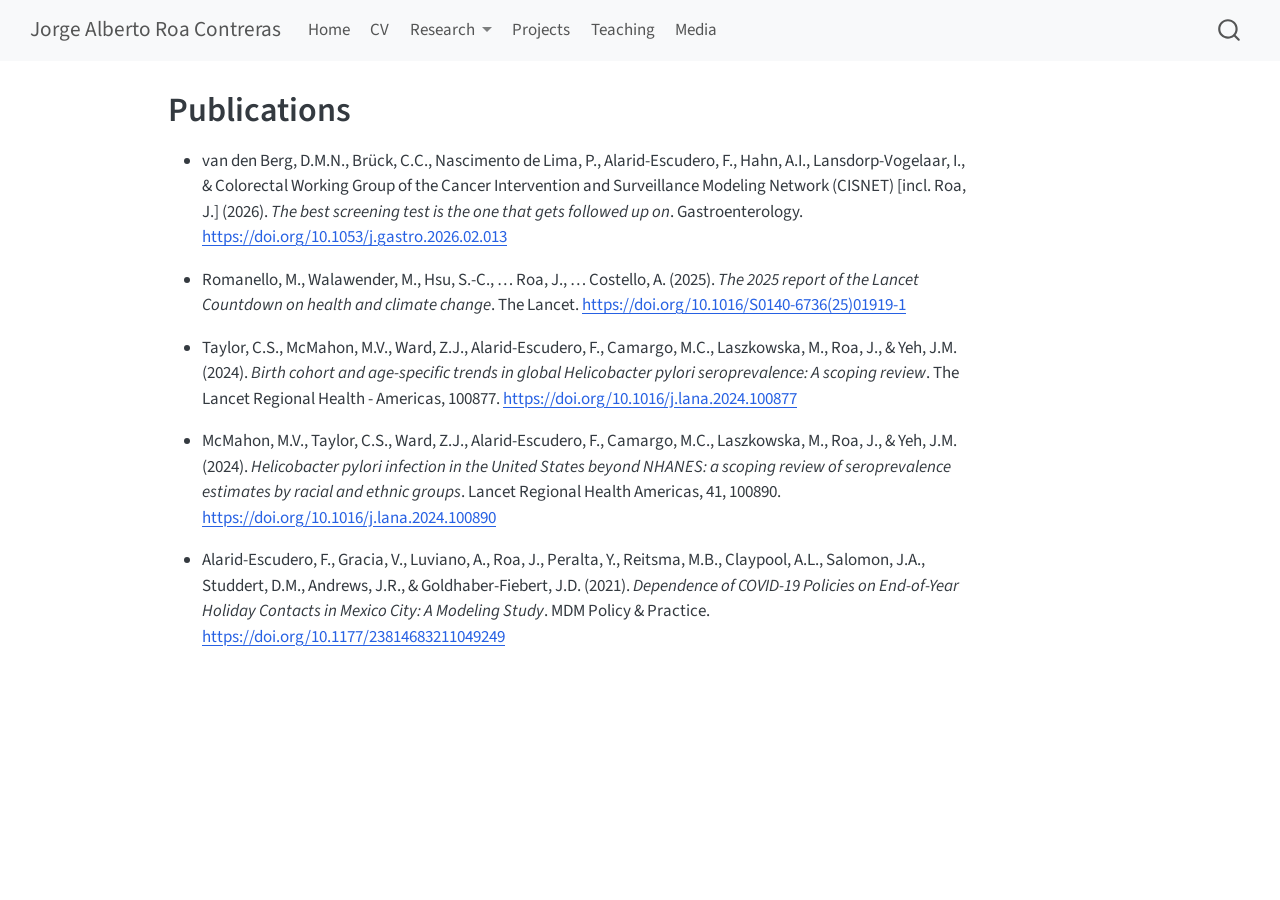
<file: publications.html>
<!DOCTYPE html>
<html xmlns="http://www.w3.org/1999/xhtml" lang="en" xml:lang="en"><head>

<meta charset="utf-8">
<meta name="generator" content="quarto-1.9.36">

<meta name="viewport" content="width=device-width, initial-scale=1.0, user-scalable=yes">


<title>Publications – Jorge Alberto Roa Contreras</title>
<style>
/* Default styles provided by pandoc.
** See https://pandoc.org/MANUAL.html#variables-for-html for config info.
*/
code{white-space: pre-wrap;}
span.smallcaps{font-variant: small-caps;}
div.columns{display: flex; gap: min(4vw, 1.5em);}
div.column{flex: auto; overflow-x: auto;}
div.hanging-indent{margin-left: 1.5em; text-indent: -1.5em;}
ul.task-list{list-style: none;}
ul.task-list li input[type="checkbox"] {
  width: 0.8em;
  margin: 0 0.8em 0.2em -1em; /* quarto-specific, see https://github.com/quarto-dev/quarto-cli/issues/4556 */ 
  vertical-align: middle;
}
</style>


<script src="site_libs/quarto-nav/quarto-nav.js"></script>
<script src="site_libs/quarto-nav/headroom.min.js"></script>
<script src="site_libs/clipboard/clipboard.min.js"></script>
<script src="site_libs/quarto-search/autocomplete.umd.js"></script>
<script src="site_libs/quarto-search/fuse.min.js"></script>
<script src="site_libs/quarto-search/quarto-search.js"></script>
<meta name="quarto:offset" content="./">
<script src="site_libs/quarto-html/quarto.js" type="module"></script>
<script src="site_libs/quarto-html/tabsets/tabsets.js" type="module"></script>
<script src="site_libs/quarto-html/popper.min.js"></script>
<script src="site_libs/quarto-html/tippy.umd.min.js"></script>
<script src="site_libs/quarto-html/anchor.min.js"></script>
<link href="site_libs/quarto-html/tippy.css" rel="stylesheet">
<link href="site_libs/quarto-html/quarto-syntax-highlighting-845c23b38eaddc0f92fda52bfe77a8c8.css" rel="stylesheet" id="quarto-text-highlighting-styles">
<script src="site_libs/bootstrap/bootstrap.min.js"></script>
<link href="site_libs/bootstrap/bootstrap-icons.css" rel="stylesheet">
<link href="site_libs/bootstrap/bootstrap-158031087360bce0ff56dc785ce39e06.min.css" rel="stylesheet" append-hash="true" id="quarto-bootstrap" data-mode="light">
<script id="quarto-search-options" type="application/json">{
  "location": "navbar",
  "copy-button": false,
  "collapse-after": 3,
  "panel-placement": "end",
  "type": "overlay",
  "limit": 50,
  "keyboard-shortcut": [
    "f",
    "/",
    "s"
  ],
  "show-item-context": false,
  "language": {
    "search-no-results-text": "No results",
    "search-matching-documents-text": "matching documents",
    "search-copy-link-title": "Copy link to search",
    "search-hide-matches-text": "Hide additional matches",
    "search-more-match-text": "more match in this document",
    "search-more-matches-text": "more matches in this document",
    "search-clear-button-title": "Clear",
    "search-text-placeholder": "",
    "search-detached-cancel-button-title": "Cancel",
    "search-submit-button-title": "Submit",
    "search-label": "Search"
  }
}</script>


<link rel="stylesheet" href="styles.css">
</head>

<body class="nav-fixed quarto-light">

<div id="quarto-search-results"></div>
  <header id="quarto-header" class="headroom fixed-top">
    <nav class="navbar navbar-expand-lg " data-bs-theme="dark">
      <div class="navbar-container container-fluid">
      <div class="navbar-brand-container mx-auto">
    <a class="navbar-brand" href="./index.html">
    <span class="navbar-title">Jorge Alberto Roa Contreras</span>
    </a>
  </div>
            <div id="quarto-search" class="" title="Search"></div>
          <button class="navbar-toggler" type="button" data-bs-toggle="collapse" data-bs-target="#navbarCollapse" aria-controls="navbarCollapse" role="menu" aria-expanded="false" aria-label="Toggle navigation" onclick="if (window.quartoToggleHeadroom) { window.quartoToggleHeadroom(); }">
  <span class="navbar-toggler-icon"></span>
</button>
          <div class="collapse navbar-collapse" id="navbarCollapse">
            <ul class="navbar-nav navbar-nav-scroll me-auto">
  <li class="nav-item">
    <a class="nav-link" href="./index.html"> 
<span class="menu-text">Home</span></a>
  </li>  
  <li class="nav-item">
    <a class="nav-link" href="./cv.html"> 
<span class="menu-text">CV</span></a>
  </li>  
  <li class="nav-item dropdown ">
    <a class="nav-link dropdown-toggle" href="#" id="nav-menu-research" role="link" data-bs-toggle="dropdown" aria-expanded="false">
 <span class="menu-text">Research</span>
    </a>
    <ul class="dropdown-menu" aria-labelledby="nav-menu-research">    
        <li>
    <a class="dropdown-item" href="./publications.html">
 <span class="dropdown-text">Publications</span></a>
  </li>  
        <li>
    <a class="dropdown-item" href="./working_papers.html">
 <span class="dropdown-text">Working Papers</span></a>
  </li>  
        <li>
    <a class="dropdown-item" href="./conference_presentations.html">
 <span class="dropdown-text">Conference Presentations</span></a>
  </li>  
    </ul>
  </li>
  <li class="nav-item">
    <a class="nav-link" href="./projects.html"> 
<span class="menu-text">Projects</span></a>
  </li>  
  <li class="nav-item">
    <a class="nav-link" href="./teaching.html"> 
<span class="menu-text">Teaching</span></a>
  </li>  
  <li class="nav-item">
    <a class="nav-link" href="./media.html"> 
<span class="menu-text">Media</span></a>
  </li>  
</ul>
          </div> <!-- /navcollapse -->
            <div class="quarto-navbar-tools">
</div>
      </div> <!-- /container-fluid -->
    </nav>
</header>
<!-- content -->
<div id="quarto-content" class="quarto-container page-columns page-rows-contents page-layout-article page-navbar">
<!-- sidebar -->
<!-- margin-sidebar -->
    <div id="quarto-margin-sidebar" class="sidebar margin-sidebar zindex-bottom">
        
    </div>
<!-- main -->
<main class="content" id="quarto-document-content">

<header id="title-block-header" class="quarto-title-block default">
<div class="quarto-title">
<h1 class="title">Publications</h1>
</div>



<div class="quarto-title-meta">

    
  
    
  </div>
  


</header>


<ul>
<li><p>van den Berg, D.M.N., Brück, C.C., Nascimento de Lima, P., Alarid-Escudero, F., Hahn, A.I., Lansdorp-Vogelaar, I., &amp; Colorectal Working Group of the Cancer Intervention and Surveillance Modeling Network (CISNET) [incl.&nbsp;Roa, J.] (2026). <em>The best screening test is the one that gets followed up on</em>. Gastroenterology. <a href="https://doi.org/10.1053/j.gastro.2026.02.013">https://doi.org/10.1053/j.gastro.2026.02.013</a></p></li>
<li><p>Romanello, M., Walawender, M., Hsu, S.-C., … Roa, J., … Costello, A. (2025). <em>The 2025 report of the Lancet Countdown on health and climate change</em>. The Lancet. <a href="https://doi.org/10.1016/S0140-6736(25)01919-1">https://doi.org/10.1016/S0140-6736(25)01919-1</a></p></li>
<li><p>Taylor, C.S., McMahon, M.V., Ward, Z.J., Alarid-Escudero, F., Camargo, M.C., Laszkowska, M., Roa, J., &amp; Yeh, J.M. (2024). <em>Birth cohort and age-specific trends in global Helicobacter pylori seroprevalence: A scoping review</em>. The Lancet Regional Health - Americas, 100877. <a href="https://doi.org/10.1016/j.lana.2024.100877">https://doi.org/10.1016/j.lana.2024.100877</a></p></li>
<li><p>McMahon, M.V., Taylor, C.S., Ward, Z.J., Alarid-Escudero, F., Camargo, M.C., Laszkowska, M., Roa, J., &amp; Yeh, J.M. (2024). <em>Helicobacter pylori infection in the United States beyond NHANES: a scoping review of seroprevalence estimates by racial and ethnic groups</em>. Lancet Regional Health Americas, 41, 100890. <a href="https://doi.org/10.1016/j.lana.2024.100890">https://doi.org/10.1016/j.lana.2024.100890</a></p></li>
<li><p>Alarid-Escudero, F., Gracia, V., Luviano, A., Roa, J., Peralta, Y., Reitsma, M.B., Claypool, A.L., Salomon, J.A., Studdert, D.M., Andrews, J.R., &amp; Goldhaber-Fiebert, J.D. (2021). <em>Dependence of COVID-19 Policies on End-of-Year Holiday Contacts in Mexico City: A Modeling Study</em>. MDM Policy &amp; Practice. <a href="https://doi.org/10.1177/23814683211049249">https://doi.org/10.1177/23814683211049249</a></p></li>
</ul>



</main> <!-- /main -->
<script id="quarto-html-after-body" type="application/javascript">
  window.document.addEventListener("DOMContentLoaded", function (event) {
    const icon = "";
    const anchorJS = new window.AnchorJS();
    anchorJS.options = {
      placement: 'right',
      icon: icon
    };
    anchorJS.add('.anchored');
    const isCodeAnnotation = (el) => {
      for (const clz of el.classList) {
        if (clz.startsWith('code-annotation-')) {                     
          return true;
        }
      }
      return false;
    }
    const onCopySuccess = function(e) {
      // button target
      const button = e.trigger;
      // don't keep focus
      button.blur();
      // flash "checked"
      button.classList.add('code-copy-button-checked');
      var currentTitle = button.getAttribute("title");
      button.setAttribute("title", "Copied!");
      let tooltip;
      if (window.bootstrap) {
        button.setAttribute("data-bs-toggle", "tooltip");
        button.setAttribute("data-bs-placement", "left");
        button.setAttribute("data-bs-title", "Copied!");
        tooltip = new bootstrap.Tooltip(button, 
          { trigger: "manual", 
            customClass: "code-copy-button-tooltip",
            offset: [0, -8]});
        tooltip.show();    
      }
      setTimeout(function() {
        if (tooltip) {
          tooltip.hide();
          button.removeAttribute("data-bs-title");
          button.removeAttribute("data-bs-toggle");
          button.removeAttribute("data-bs-placement");
        }
        button.setAttribute("title", currentTitle);
        button.classList.remove('code-copy-button-checked');
      }, 1000);
      // clear code selection
      e.clearSelection();
    }
    const getTextToCopy = function(trigger) {
      const outerScaffold = trigger.parentElement.cloneNode(true);
      const codeEl = outerScaffold.querySelector('code');
      for (const childEl of codeEl.children) {
        if (isCodeAnnotation(childEl)) {
          childEl.remove();
        }
      }
      return codeEl.innerText;
    }
    const clipboard = new window.ClipboardJS('.code-copy-button:not([data-in-quarto-modal])', {
      text: getTextToCopy
    });
    clipboard.on('success', onCopySuccess);
    if (window.document.getElementById('quarto-embedded-source-code-modal')) {
      const clipboardModal = new window.ClipboardJS('.code-copy-button[data-in-quarto-modal]', {
        text: getTextToCopy,
        container: window.document.getElementById('quarto-embedded-source-code-modal')
      });
      clipboardModal.on('success', onCopySuccess);
    }
      var localhostRegex = new RegExp(/^(?:http|https):\/\/localhost\:?[0-9]*\//);
      var mailtoRegex = new RegExp(/^mailto:/);
        var filterRegex = new RegExp("https:\/\/jurjoroa\.github\.io\/cv-test-1\/");
      var isInternal = (href) => {
          return filterRegex.test(href) || localhostRegex.test(href) || mailtoRegex.test(href);
      }
      // Inspect non-navigation links and adorn them if external
     var links = window.document.querySelectorAll('a[href]:not(.nav-link):not(.navbar-brand):not(.toc-action):not(.sidebar-link):not(.sidebar-item-toggle):not(.pagination-link):not(.no-external):not([aria-hidden]):not(.dropdown-item):not(.quarto-navigation-tool):not(.about-link)');
      for (var i=0; i<links.length; i++) {
        const link = links[i];
        if (!isInternal(link.href)) {
          // undo the damage that might have been done by quarto-nav.js in the case of
          // links that we want to consider external
          if (link.dataset.originalHref !== undefined) {
            link.href = link.dataset.originalHref;
          }
        }
      }
    function tippyHover(el, contentFn, onTriggerFn, onUntriggerFn) {
      const config = {
        allowHTML: true,
        maxWidth: 500,
        delay: 100,
        arrow: false,
        appendTo: function(el) {
            return el.parentElement;
        },
        interactive: true,
        interactiveBorder: 10,
        theme: 'quarto',
        placement: 'bottom-start',
      };
      if (contentFn) {
        config.content = contentFn;
      }
      if (onTriggerFn) {
        config.onTrigger = onTriggerFn;
      }
      if (onUntriggerFn) {
        config.onUntrigger = onUntriggerFn;
      }
      window.tippy(el, config); 
    }
    const noterefs = window.document.querySelectorAll('a[role="doc-noteref"]');
    for (var i=0; i<noterefs.length; i++) {
      const ref = noterefs[i];
      tippyHover(ref, function() {
        // use id or data attribute instead here
        let href = ref.getAttribute('data-footnote-href') || ref.getAttribute('href');
        try { href = new URL(href).hash; } catch {}
        const id = href.replace(/^#\/?/, "");
        const note = window.document.getElementById(id);
        if (note) {
          return note.innerHTML;
        } else {
          return "";
        }
      });
    }
    const xrefs = window.document.querySelectorAll('a.quarto-xref');
    const processXRef = (id, note) => {
      // Strip column container classes
      const stripColumnClz = (el) => {
        el.classList.remove("page-full", "page-columns");
        if (el.children) {
          for (const child of el.children) {
            stripColumnClz(child);
          }
        }
      }
      stripColumnClz(note)
      if (id === null || id.startsWith('sec-')) {
        // Special case sections, only their first couple elements
        const container = document.createElement("div");
        if (note.children && note.children.length > 2) {
          container.appendChild(note.children[0].cloneNode(true));
          for (let i = 1; i < note.children.length; i++) {
            const child = note.children[i];
            if (child.tagName === "P" && child.innerText === "") {
              continue;
            } else {
              container.appendChild(child.cloneNode(true));
              break;
            }
          }
          if (window.Quarto?.typesetMath) {
            window.Quarto.typesetMath(container);
          }
          return container.innerHTML
        } else {
          if (window.Quarto?.typesetMath) {
            window.Quarto.typesetMath(note);
          }
          return note.innerHTML;
        }
      } else {
        // Remove any anchor links if they are present
        const anchorLink = note.querySelector('a.anchorjs-link');
        if (anchorLink) {
          anchorLink.remove();
        }
        if (window.Quarto?.typesetMath) {
          window.Quarto.typesetMath(note);
        }
        if (note.classList.contains("callout")) {
          return note.outerHTML;
        } else {
          return note.innerHTML;
        }
      }
    }
    for (var i=0; i<xrefs.length; i++) {
      const xref = xrefs[i];
      tippyHover(xref, undefined, function(instance) {
        instance.disable();
        let url = xref.getAttribute('href');
        let hash = undefined; 
        if (url.startsWith('#')) {
          hash = url;
        } else {
          try { hash = new URL(url).hash; } catch {}
        }
        if (hash) {
          const id = hash.replace(/^#\/?/, "");
          const note = window.document.getElementById(id);
          if (note !== null) {
            try {
              const html = processXRef(id, note.cloneNode(true));
              instance.setContent(html);
            } finally {
              instance.enable();
              instance.show();
            }
          } else {
            // See if we can fetch this
            fetch(url.split('#')[0])
            .then(res => res.text())
            .then(html => {
              const parser = new DOMParser();
              const htmlDoc = parser.parseFromString(html, "text/html");
              const note = htmlDoc.getElementById(id);
              if (note !== null) {
                const html = processXRef(id, note);
                instance.setContent(html);
              } 
            }).finally(() => {
              instance.enable();
              instance.show();
            });
          }
        } else {
          // See if we can fetch a full url (with no hash to target)
          // This is a special case and we should probably do some content thinning / targeting
          fetch(url)
          .then(res => res.text())
          .then(html => {
            const parser = new DOMParser();
            const htmlDoc = parser.parseFromString(html, "text/html");
            const note = htmlDoc.querySelector('main.content');
            if (note !== null) {
              // This should only happen for chapter cross references
              // (since there is no id in the URL)
              // remove the first header
              if (note.children.length > 0 && note.children[0].tagName === "HEADER") {
                note.children[0].remove();
              }
              const html = processXRef(null, note);
              instance.setContent(html);
            } 
          }).finally(() => {
            instance.enable();
            instance.show();
          });
        }
      }, function(instance) {
      });
    }
        let selectedAnnoteEl;
        const selectorForAnnotation = ( cell, annotation) => {
          let cellAttr = 'data-code-cell="' + cell + '"';
          let lineAttr = 'data-code-annotation="' +  annotation + '"';
          const selector = 'span[' + cellAttr + '][' + lineAttr + ']';
          return selector;
        }
        const selectCodeLines = (annoteEl) => {
          const doc = window.document;
          const targetCell = annoteEl.getAttribute("data-target-cell");
          const targetAnnotation = annoteEl.getAttribute("data-target-annotation");
          const annoteSpan = window.document.querySelector(selectorForAnnotation(targetCell, targetAnnotation));
          const lines = annoteSpan.getAttribute("data-code-lines").split(",");
          const lineIds = lines.map((line) => {
            return targetCell + "-" + line;
          })
          let top = null;
          let height = null;
          let parent = null;
          if (lineIds.length > 0) {
              //compute the position of the single el (top and bottom and make a div)
              const el = window.document.getElementById(lineIds[0]);
              top = el.offsetTop;
              height = el.offsetHeight;
              parent = el.parentElement.parentElement;
            if (lineIds.length > 1) {
              const lastEl = window.document.getElementById(lineIds[lineIds.length - 1]);
              const bottom = lastEl.offsetTop + lastEl.offsetHeight;
              height = bottom - top;
            }
            if (top !== null && height !== null && parent !== null) {
              // cook up a div (if necessary) and position it 
              let div = window.document.getElementById("code-annotation-line-highlight");
              if (div === null) {
                div = window.document.createElement("div");
                div.setAttribute("id", "code-annotation-line-highlight");
                div.style.position = 'absolute';
                parent.appendChild(div);
              }
              div.style.top = top - 2 + "px";
              div.style.height = height + 4 + "px";
              div.style.left = 0;
              let gutterDiv = window.document.getElementById("code-annotation-line-highlight-gutter");
              if (gutterDiv === null) {
                gutterDiv = window.document.createElement("div");
                gutterDiv.setAttribute("id", "code-annotation-line-highlight-gutter");
                gutterDiv.style.position = 'absolute';
                const codeCell = window.document.getElementById(targetCell);
                const gutter = codeCell.querySelector('.code-annotation-gutter');
                gutter.appendChild(gutterDiv);
              }
              gutterDiv.style.top = top - 2 + "px";
              gutterDiv.style.height = height + 4 + "px";
            }
            selectedAnnoteEl = annoteEl;
          }
        };
        const unselectCodeLines = () => {
          const elementsIds = ["code-annotation-line-highlight", "code-annotation-line-highlight-gutter"];
          elementsIds.forEach((elId) => {
            const div = window.document.getElementById(elId);
            if (div) {
              div.remove();
            }
          });
          selectedAnnoteEl = undefined;
        };
          // Handle positioning of the toggle
      window.addEventListener(
        "resize",
        throttle(() => {
          elRect = undefined;
          if (selectedAnnoteEl) {
            selectCodeLines(selectedAnnoteEl);
          }
        }, 10)
      );
      function throttle(fn, ms) {
      let throttle = false;
      let timer;
        return (...args) => {
          if(!throttle) { // first call gets through
              fn.apply(this, args);
              throttle = true;
          } else { // all the others get throttled
              if(timer) clearTimeout(timer); // cancel #2
              timer = setTimeout(() => {
                fn.apply(this, args);
                timer = throttle = false;
              }, ms);
          }
        };
      }
        // Attach click handler to the DT
        const annoteDls = window.document.querySelectorAll('dt[data-target-cell]');
        for (const annoteDlNode of annoteDls) {
          annoteDlNode.addEventListener('click', (event) => {
            const clickedEl = event.target;
            if (clickedEl !== selectedAnnoteEl) {
              unselectCodeLines();
              const activeEl = window.document.querySelector('dt[data-target-cell].code-annotation-active');
              if (activeEl) {
                activeEl.classList.remove('code-annotation-active');
              }
              selectCodeLines(clickedEl);
              clickedEl.classList.add('code-annotation-active');
            } else {
              // Unselect the line
              unselectCodeLines();
              clickedEl.classList.remove('code-annotation-active');
            }
          });
        }
    const findCites = (el) => {
      const parentEl = el.parentElement;
      if (parentEl) {
        const cites = parentEl.dataset.cites;
        if (cites) {
          return {
            el,
            cites: cites.split(' ')
          };
        } else {
          return findCites(el.parentElement)
        }
      } else {
        return undefined;
      }
    };
    var bibliorefs = window.document.querySelectorAll('a[role="doc-biblioref"]');
    for (var i=0; i<bibliorefs.length; i++) {
      const ref = bibliorefs[i];
      const citeInfo = findCites(ref);
      if (citeInfo) {
        tippyHover(citeInfo.el, function() {
          var popup = window.document.createElement('div');
          citeInfo.cites.forEach(function(cite) {
            var citeDiv = window.document.createElement('div');
            citeDiv.classList.add('hanging-indent');
            citeDiv.classList.add('csl-entry');
            var biblioDiv = window.document.getElementById('ref-' + cite);
            if (biblioDiv) {
              citeDiv.innerHTML = biblioDiv.innerHTML;
            }
            popup.appendChild(citeDiv);
          });
          return popup.innerHTML;
        });
      }
    }
  });
  </script>
</div> <!-- /content -->




</body></html>
</file>
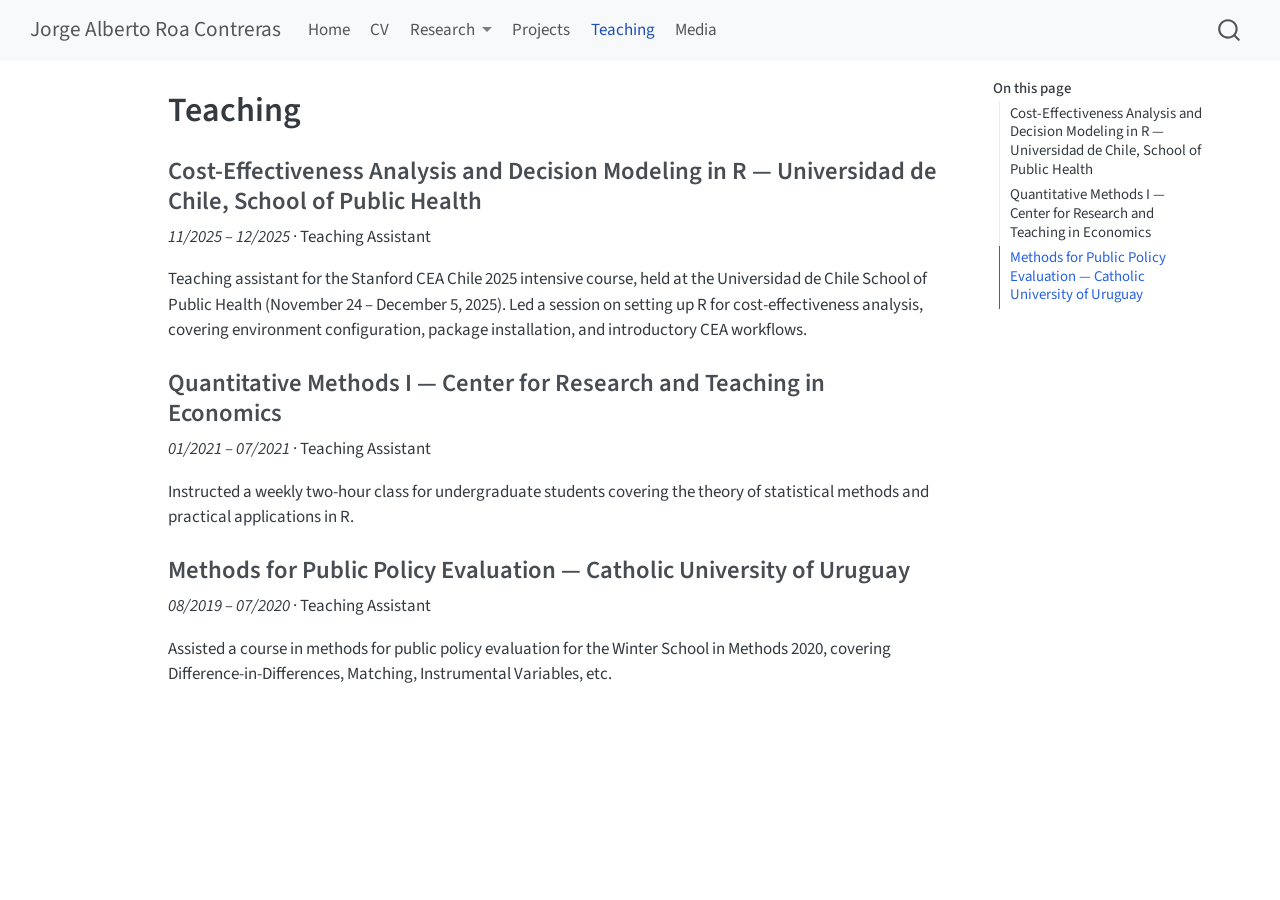
<file: teaching.html>
<!DOCTYPE html>
<html xmlns="http://www.w3.org/1999/xhtml" lang="en" xml:lang="en"><head>

<meta charset="utf-8">
<meta name="generator" content="quarto-1.9.36">

<meta name="viewport" content="width=device-width, initial-scale=1.0, user-scalable=yes">


<title>Teaching – Jorge Alberto Roa Contreras</title>
<style>
/* Default styles provided by pandoc.
** See https://pandoc.org/MANUAL.html#variables-for-html for config info.
*/
code{white-space: pre-wrap;}
span.smallcaps{font-variant: small-caps;}
div.columns{display: flex; gap: min(4vw, 1.5em);}
div.column{flex: auto; overflow-x: auto;}
div.hanging-indent{margin-left: 1.5em; text-indent: -1.5em;}
ul.task-list{list-style: none;}
ul.task-list li input[type="checkbox"] {
  width: 0.8em;
  margin: 0 0.8em 0.2em -1em; /* quarto-specific, see https://github.com/quarto-dev/quarto-cli/issues/4556 */ 
  vertical-align: middle;
}
</style>


<script src="site_libs/quarto-nav/quarto-nav.js"></script>
<script src="site_libs/quarto-nav/headroom.min.js"></script>
<script src="site_libs/clipboard/clipboard.min.js"></script>
<script src="site_libs/quarto-search/autocomplete.umd.js"></script>
<script src="site_libs/quarto-search/fuse.min.js"></script>
<script src="site_libs/quarto-search/quarto-search.js"></script>
<meta name="quarto:offset" content="./">
<script src="site_libs/quarto-html/quarto.js" type="module"></script>
<script src="site_libs/quarto-html/tabsets/tabsets.js" type="module"></script>
<script src="site_libs/quarto-html/popper.min.js"></script>
<script src="site_libs/quarto-html/tippy.umd.min.js"></script>
<script src="site_libs/quarto-html/anchor.min.js"></script>
<link href="site_libs/quarto-html/tippy.css" rel="stylesheet">
<link href="site_libs/quarto-html/quarto-syntax-highlighting-845c23b38eaddc0f92fda52bfe77a8c8.css" rel="stylesheet" id="quarto-text-highlighting-styles">
<script src="site_libs/bootstrap/bootstrap.min.js"></script>
<link href="site_libs/bootstrap/bootstrap-icons.css" rel="stylesheet">
<link href="site_libs/bootstrap/bootstrap-158031087360bce0ff56dc785ce39e06.min.css" rel="stylesheet" append-hash="true" id="quarto-bootstrap" data-mode="light">
<script id="quarto-search-options" type="application/json">{
  "location": "navbar",
  "copy-button": false,
  "collapse-after": 3,
  "panel-placement": "end",
  "type": "overlay",
  "limit": 50,
  "keyboard-shortcut": [
    "f",
    "/",
    "s"
  ],
  "show-item-context": false,
  "language": {
    "search-no-results-text": "No results",
    "search-matching-documents-text": "matching documents",
    "search-copy-link-title": "Copy link to search",
    "search-hide-matches-text": "Hide additional matches",
    "search-more-match-text": "more match in this document",
    "search-more-matches-text": "more matches in this document",
    "search-clear-button-title": "Clear",
    "search-text-placeholder": "",
    "search-detached-cancel-button-title": "Cancel",
    "search-submit-button-title": "Submit",
    "search-label": "Search"
  }
}</script>


<link rel="stylesheet" href="styles.css">
</head>

<body class="nav-fixed quarto-light">

<div id="quarto-search-results"></div>
  <header id="quarto-header" class="headroom fixed-top">
    <nav class="navbar navbar-expand-lg " data-bs-theme="dark">
      <div class="navbar-container container-fluid">
      <div class="navbar-brand-container mx-auto">
    <a class="navbar-brand" href="./index.html">
    <span class="navbar-title">Jorge Alberto Roa Contreras</span>
    </a>
  </div>
            <div id="quarto-search" class="" title="Search"></div>
          <button class="navbar-toggler" type="button" data-bs-toggle="collapse" data-bs-target="#navbarCollapse" aria-controls="navbarCollapse" role="menu" aria-expanded="false" aria-label="Toggle navigation" onclick="if (window.quartoToggleHeadroom) { window.quartoToggleHeadroom(); }">
  <span class="navbar-toggler-icon"></span>
</button>
          <div class="collapse navbar-collapse" id="navbarCollapse">
            <ul class="navbar-nav navbar-nav-scroll me-auto">
  <li class="nav-item">
    <a class="nav-link" href="./index.html"> 
<span class="menu-text">Home</span></a>
  </li>  
  <li class="nav-item">
    <a class="nav-link" href="./cv.html"> 
<span class="menu-text">CV</span></a>
  </li>  
  <li class="nav-item dropdown ">
    <a class="nav-link dropdown-toggle" href="#" id="nav-menu-research" role="link" data-bs-toggle="dropdown" aria-expanded="false">
 <span class="menu-text">Research</span>
    </a>
    <ul class="dropdown-menu" aria-labelledby="nav-menu-research">    
        <li>
    <a class="dropdown-item" href="./publications.html">
 <span class="dropdown-text">Publications</span></a>
  </li>  
        <li>
    <a class="dropdown-item" href="./working_papers.html">
 <span class="dropdown-text">Working Papers</span></a>
  </li>  
        <li>
    <a class="dropdown-item" href="./conference_presentations.html">
 <span class="dropdown-text">Conference Presentations</span></a>
  </li>  
    </ul>
  </li>
  <li class="nav-item">
    <a class="nav-link" href="./projects.html"> 
<span class="menu-text">Projects</span></a>
  </li>  
  <li class="nav-item">
    <a class="nav-link active" href="./teaching.html" aria-current="page"> 
<span class="menu-text">Teaching</span></a>
  </li>  
  <li class="nav-item">
    <a class="nav-link" href="./media.html"> 
<span class="menu-text">Media</span></a>
  </li>  
</ul>
          </div> <!-- /navcollapse -->
            <div class="quarto-navbar-tools">
</div>
      </div> <!-- /container-fluid -->
    </nav>
</header>
<!-- content -->
<div id="quarto-content" class="quarto-container page-columns page-rows-contents page-layout-article page-navbar">
<!-- sidebar -->
<!-- margin-sidebar -->
    <div id="quarto-margin-sidebar" class="sidebar margin-sidebar">
        <nav id="TOC" role="doc-toc" class="toc-active">
    <h2 id="toc-title">On this page</h2>
   
  <ul>
  <li><a href="#cost-effectiveness-analysis-and-decision-modeling-in-r-universidad-de-chile-school-of-public-health" id="toc-cost-effectiveness-analysis-and-decision-modeling-in-r-universidad-de-chile-school-of-public-health" class="nav-link active" data-scroll-target="#cost-effectiveness-analysis-and-decision-modeling-in-r-universidad-de-chile-school-of-public-health">Cost-Effectiveness Analysis and Decision Modeling in R — Universidad de Chile, School of Public Health</a></li>
  <li><a href="#quantitative-methods-i-center-for-research-and-teaching-in-economics" id="toc-quantitative-methods-i-center-for-research-and-teaching-in-economics" class="nav-link" data-scroll-target="#quantitative-methods-i-center-for-research-and-teaching-in-economics">Quantitative Methods I — Center for Research and Teaching in Economics</a></li>
  <li><a href="#methods-for-public-policy-evaluation-catholic-university-of-uruguay" id="toc-methods-for-public-policy-evaluation-catholic-university-of-uruguay" class="nav-link" data-scroll-target="#methods-for-public-policy-evaluation-catholic-university-of-uruguay">Methods for Public Policy Evaluation — Catholic University of Uruguay</a></li>
  </ul>
</nav>
    </div>
<!-- main -->
<main class="content" id="quarto-document-content">

<header id="title-block-header" class="quarto-title-block default">
<div class="quarto-title">
<h1 class="title">Teaching</h1>
</div>



<div class="quarto-title-meta">

    
  
    
  </div>
  


</header>


<section id="cost-effectiveness-analysis-and-decision-modeling-in-r-universidad-de-chile-school-of-public-health" class="level3">
<h3 class="anchored" data-anchor-id="cost-effectiveness-analysis-and-decision-modeling-in-r-universidad-de-chile-school-of-public-health">Cost-Effectiveness Analysis and Decision Modeling in R — Universidad de Chile, School of Public Health</h3>
<p><em>11/2025 – 12/2025</em> · Teaching Assistant</p>
<p>Teaching assistant for the Stanford CEA Chile 2025 intensive course, held at the Universidad de Chile School of Public Health (November 24 – December 5, 2025). Led a session on setting up R for cost-effectiveness analysis, covering environment configuration, package installation, and introductory CEA workflows.</p>
</section>
<section id="quantitative-methods-i-center-for-research-and-teaching-in-economics" class="level3">
<h3 class="anchored" data-anchor-id="quantitative-methods-i-center-for-research-and-teaching-in-economics">Quantitative Methods I — Center for Research and Teaching in Economics</h3>
<p><em>01/2021 – 07/2021</em> · Teaching Assistant</p>
<p>Instructed a weekly two-hour class for undergraduate students covering the theory of statistical methods and practical applications in R.</p>
</section>
<section id="methods-for-public-policy-evaluation-catholic-university-of-uruguay" class="level3">
<h3 class="anchored" data-anchor-id="methods-for-public-policy-evaluation-catholic-university-of-uruguay">Methods for Public Policy Evaluation — Catholic University of Uruguay</h3>
<p><em>08/2019 – 07/2020</em> · Teaching Assistant</p>
<p>Assisted a course in methods for public policy evaluation for the Winter School in Methods 2020, covering Difference-in-Differences, Matching, Instrumental Variables, etc.</p>


</section>

</main> <!-- /main -->
<script id="quarto-html-after-body" type="application/javascript">
  window.document.addEventListener("DOMContentLoaded", function (event) {
    const icon = "";
    const anchorJS = new window.AnchorJS();
    anchorJS.options = {
      placement: 'right',
      icon: icon
    };
    anchorJS.add('.anchored');
    const isCodeAnnotation = (el) => {
      for (const clz of el.classList) {
        if (clz.startsWith('code-annotation-')) {                     
          return true;
        }
      }
      return false;
    }
    const onCopySuccess = function(e) {
      // button target
      const button = e.trigger;
      // don't keep focus
      button.blur();
      // flash "checked"
      button.classList.add('code-copy-button-checked');
      var currentTitle = button.getAttribute("title");
      button.setAttribute("title", "Copied!");
      let tooltip;
      if (window.bootstrap) {
        button.setAttribute("data-bs-toggle", "tooltip");
        button.setAttribute("data-bs-placement", "left");
        button.setAttribute("data-bs-title", "Copied!");
        tooltip = new bootstrap.Tooltip(button, 
          { trigger: "manual", 
            customClass: "code-copy-button-tooltip",
            offset: [0, -8]});
        tooltip.show();    
      }
      setTimeout(function() {
        if (tooltip) {
          tooltip.hide();
          button.removeAttribute("data-bs-title");
          button.removeAttribute("data-bs-toggle");
          button.removeAttribute("data-bs-placement");
        }
        button.setAttribute("title", currentTitle);
        button.classList.remove('code-copy-button-checked');
      }, 1000);
      // clear code selection
      e.clearSelection();
    }
    const getTextToCopy = function(trigger) {
      const outerScaffold = trigger.parentElement.cloneNode(true);
      const codeEl = outerScaffold.querySelector('code');
      for (const childEl of codeEl.children) {
        if (isCodeAnnotation(childEl)) {
          childEl.remove();
        }
      }
      return codeEl.innerText;
    }
    const clipboard = new window.ClipboardJS('.code-copy-button:not([data-in-quarto-modal])', {
      text: getTextToCopy
    });
    clipboard.on('success', onCopySuccess);
    if (window.document.getElementById('quarto-embedded-source-code-modal')) {
      const clipboardModal = new window.ClipboardJS('.code-copy-button[data-in-quarto-modal]', {
        text: getTextToCopy,
        container: window.document.getElementById('quarto-embedded-source-code-modal')
      });
      clipboardModal.on('success', onCopySuccess);
    }
      var localhostRegex = new RegExp(/^(?:http|https):\/\/localhost\:?[0-9]*\//);
      var mailtoRegex = new RegExp(/^mailto:/);
        var filterRegex = new RegExp("https:\/\/jurjoroa\.github\.io\/cv-test-1\/");
      var isInternal = (href) => {
          return filterRegex.test(href) || localhostRegex.test(href) || mailtoRegex.test(href);
      }
      // Inspect non-navigation links and adorn them if external
     var links = window.document.querySelectorAll('a[href]:not(.nav-link):not(.navbar-brand):not(.toc-action):not(.sidebar-link):not(.sidebar-item-toggle):not(.pagination-link):not(.no-external):not([aria-hidden]):not(.dropdown-item):not(.quarto-navigation-tool):not(.about-link)');
      for (var i=0; i<links.length; i++) {
        const link = links[i];
        if (!isInternal(link.href)) {
          // undo the damage that might have been done by quarto-nav.js in the case of
          // links that we want to consider external
          if (link.dataset.originalHref !== undefined) {
            link.href = link.dataset.originalHref;
          }
        }
      }
    function tippyHover(el, contentFn, onTriggerFn, onUntriggerFn) {
      const config = {
        allowHTML: true,
        maxWidth: 500,
        delay: 100,
        arrow: false,
        appendTo: function(el) {
            return el.parentElement;
        },
        interactive: true,
        interactiveBorder: 10,
        theme: 'quarto',
        placement: 'bottom-start',
      };
      if (contentFn) {
        config.content = contentFn;
      }
      if (onTriggerFn) {
        config.onTrigger = onTriggerFn;
      }
      if (onUntriggerFn) {
        config.onUntrigger = onUntriggerFn;
      }
      window.tippy(el, config); 
    }
    const noterefs = window.document.querySelectorAll('a[role="doc-noteref"]');
    for (var i=0; i<noterefs.length; i++) {
      const ref = noterefs[i];
      tippyHover(ref, function() {
        // use id or data attribute instead here
        let href = ref.getAttribute('data-footnote-href') || ref.getAttribute('href');
        try { href = new URL(href).hash; } catch {}
        const id = href.replace(/^#\/?/, "");
        const note = window.document.getElementById(id);
        if (note) {
          return note.innerHTML;
        } else {
          return "";
        }
      });
    }
    const xrefs = window.document.querySelectorAll('a.quarto-xref');
    const processXRef = (id, note) => {
      // Strip column container classes
      const stripColumnClz = (el) => {
        el.classList.remove("page-full", "page-columns");
        if (el.children) {
          for (const child of el.children) {
            stripColumnClz(child);
          }
        }
      }
      stripColumnClz(note)
      if (id === null || id.startsWith('sec-')) {
        // Special case sections, only their first couple elements
        const container = document.createElement("div");
        if (note.children && note.children.length > 2) {
          container.appendChild(note.children[0].cloneNode(true));
          for (let i = 1; i < note.children.length; i++) {
            const child = note.children[i];
            if (child.tagName === "P" && child.innerText === "") {
              continue;
            } else {
              container.appendChild(child.cloneNode(true));
              break;
            }
          }
          if (window.Quarto?.typesetMath) {
            window.Quarto.typesetMath(container);
          }
          return container.innerHTML
        } else {
          if (window.Quarto?.typesetMath) {
            window.Quarto.typesetMath(note);
          }
          return note.innerHTML;
        }
      } else {
        // Remove any anchor links if they are present
        const anchorLink = note.querySelector('a.anchorjs-link');
        if (anchorLink) {
          anchorLink.remove();
        }
        if (window.Quarto?.typesetMath) {
          window.Quarto.typesetMath(note);
        }
        if (note.classList.contains("callout")) {
          return note.outerHTML;
        } else {
          return note.innerHTML;
        }
      }
    }
    for (var i=0; i<xrefs.length; i++) {
      const xref = xrefs[i];
      tippyHover(xref, undefined, function(instance) {
        instance.disable();
        let url = xref.getAttribute('href');
        let hash = undefined; 
        if (url.startsWith('#')) {
          hash = url;
        } else {
          try { hash = new URL(url).hash; } catch {}
        }
        if (hash) {
          const id = hash.replace(/^#\/?/, "");
          const note = window.document.getElementById(id);
          if (note !== null) {
            try {
              const html = processXRef(id, note.cloneNode(true));
              instance.setContent(html);
            } finally {
              instance.enable();
              instance.show();
            }
          } else {
            // See if we can fetch this
            fetch(url.split('#')[0])
            .then(res => res.text())
            .then(html => {
              const parser = new DOMParser();
              const htmlDoc = parser.parseFromString(html, "text/html");
              const note = htmlDoc.getElementById(id);
              if (note !== null) {
                const html = processXRef(id, note);
                instance.setContent(html);
              } 
            }).finally(() => {
              instance.enable();
              instance.show();
            });
          }
        } else {
          // See if we can fetch a full url (with no hash to target)
          // This is a special case and we should probably do some content thinning / targeting
          fetch(url)
          .then(res => res.text())
          .then(html => {
            const parser = new DOMParser();
            const htmlDoc = parser.parseFromString(html, "text/html");
            const note = htmlDoc.querySelector('main.content');
            if (note !== null) {
              // This should only happen for chapter cross references
              // (since there is no id in the URL)
              // remove the first header
              if (note.children.length > 0 && note.children[0].tagName === "HEADER") {
                note.children[0].remove();
              }
              const html = processXRef(null, note);
              instance.setContent(html);
            } 
          }).finally(() => {
            instance.enable();
            instance.show();
          });
        }
      }, function(instance) {
      });
    }
        let selectedAnnoteEl;
        const selectorForAnnotation = ( cell, annotation) => {
          let cellAttr = 'data-code-cell="' + cell + '"';
          let lineAttr = 'data-code-annotation="' +  annotation + '"';
          const selector = 'span[' + cellAttr + '][' + lineAttr + ']';
          return selector;
        }
        const selectCodeLines = (annoteEl) => {
          const doc = window.document;
          const targetCell = annoteEl.getAttribute("data-target-cell");
          const targetAnnotation = annoteEl.getAttribute("data-target-annotation");
          const annoteSpan = window.document.querySelector(selectorForAnnotation(targetCell, targetAnnotation));
          const lines = annoteSpan.getAttribute("data-code-lines").split(",");
          const lineIds = lines.map((line) => {
            return targetCell + "-" + line;
          })
          let top = null;
          let height = null;
          let parent = null;
          if (lineIds.length > 0) {
              //compute the position of the single el (top and bottom and make a div)
              const el = window.document.getElementById(lineIds[0]);
              top = el.offsetTop;
              height = el.offsetHeight;
              parent = el.parentElement.parentElement;
            if (lineIds.length > 1) {
              const lastEl = window.document.getElementById(lineIds[lineIds.length - 1]);
              const bottom = lastEl.offsetTop + lastEl.offsetHeight;
              height = bottom - top;
            }
            if (top !== null && height !== null && parent !== null) {
              // cook up a div (if necessary) and position it 
              let div = window.document.getElementById("code-annotation-line-highlight");
              if (div === null) {
                div = window.document.createElement("div");
                div.setAttribute("id", "code-annotation-line-highlight");
                div.style.position = 'absolute';
                parent.appendChild(div);
              }
              div.style.top = top - 2 + "px";
              div.style.height = height + 4 + "px";
              div.style.left = 0;
              let gutterDiv = window.document.getElementById("code-annotation-line-highlight-gutter");
              if (gutterDiv === null) {
                gutterDiv = window.document.createElement("div");
                gutterDiv.setAttribute("id", "code-annotation-line-highlight-gutter");
                gutterDiv.style.position = 'absolute';
                const codeCell = window.document.getElementById(targetCell);
                const gutter = codeCell.querySelector('.code-annotation-gutter');
                gutter.appendChild(gutterDiv);
              }
              gutterDiv.style.top = top - 2 + "px";
              gutterDiv.style.height = height + 4 + "px";
            }
            selectedAnnoteEl = annoteEl;
          }
        };
        const unselectCodeLines = () => {
          const elementsIds = ["code-annotation-line-highlight", "code-annotation-line-highlight-gutter"];
          elementsIds.forEach((elId) => {
            const div = window.document.getElementById(elId);
            if (div) {
              div.remove();
            }
          });
          selectedAnnoteEl = undefined;
        };
          // Handle positioning of the toggle
      window.addEventListener(
        "resize",
        throttle(() => {
          elRect = undefined;
          if (selectedAnnoteEl) {
            selectCodeLines(selectedAnnoteEl);
          }
        }, 10)
      );
      function throttle(fn, ms) {
      let throttle = false;
      let timer;
        return (...args) => {
          if(!throttle) { // first call gets through
              fn.apply(this, args);
              throttle = true;
          } else { // all the others get throttled
              if(timer) clearTimeout(timer); // cancel #2
              timer = setTimeout(() => {
                fn.apply(this, args);
                timer = throttle = false;
              }, ms);
          }
        };
      }
        // Attach click handler to the DT
        const annoteDls = window.document.querySelectorAll('dt[data-target-cell]');
        for (const annoteDlNode of annoteDls) {
          annoteDlNode.addEventListener('click', (event) => {
            const clickedEl = event.target;
            if (clickedEl !== selectedAnnoteEl) {
              unselectCodeLines();
              const activeEl = window.document.querySelector('dt[data-target-cell].code-annotation-active');
              if (activeEl) {
                activeEl.classList.remove('code-annotation-active');
              }
              selectCodeLines(clickedEl);
              clickedEl.classList.add('code-annotation-active');
            } else {
              // Unselect the line
              unselectCodeLines();
              clickedEl.classList.remove('code-annotation-active');
            }
          });
        }
    const findCites = (el) => {
      const parentEl = el.parentElement;
      if (parentEl) {
        const cites = parentEl.dataset.cites;
        if (cites) {
          return {
            el,
            cites: cites.split(' ')
          };
        } else {
          return findCites(el.parentElement)
        }
      } else {
        return undefined;
      }
    };
    var bibliorefs = window.document.querySelectorAll('a[role="doc-biblioref"]');
    for (var i=0; i<bibliorefs.length; i++) {
      const ref = bibliorefs[i];
      const citeInfo = findCites(ref);
      if (citeInfo) {
        tippyHover(citeInfo.el, function() {
          var popup = window.document.createElement('div');
          citeInfo.cites.forEach(function(cite) {
            var citeDiv = window.document.createElement('div');
            citeDiv.classList.add('hanging-indent');
            citeDiv.classList.add('csl-entry');
            var biblioDiv = window.document.getElementById('ref-' + cite);
            if (biblioDiv) {
              citeDiv.innerHTML = biblioDiv.innerHTML;
            }
            popup.appendChild(citeDiv);
          });
          return popup.innerHTML;
        });
      }
    }
  });
  </script>
</div> <!-- /content -->




</body></html>
</file>
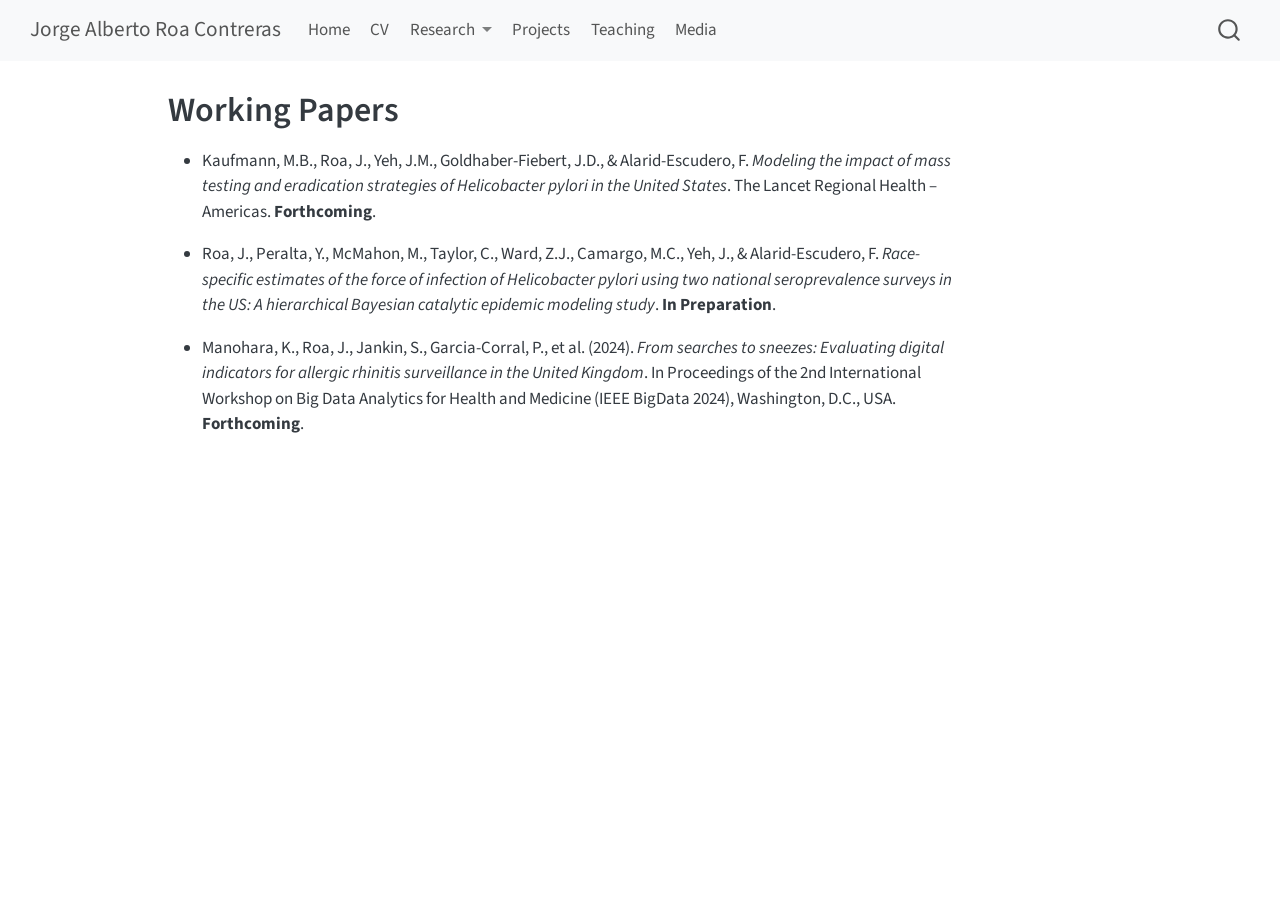
<file: working_papers.html>
<!DOCTYPE html>
<html xmlns="http://www.w3.org/1999/xhtml" lang="en" xml:lang="en"><head>

<meta charset="utf-8">
<meta name="generator" content="quarto-1.9.36">

<meta name="viewport" content="width=device-width, initial-scale=1.0, user-scalable=yes">


<title>Working Papers – Jorge Alberto Roa Contreras</title>
<style>
/* Default styles provided by pandoc.
** See https://pandoc.org/MANUAL.html#variables-for-html for config info.
*/
code{white-space: pre-wrap;}
span.smallcaps{font-variant: small-caps;}
div.columns{display: flex; gap: min(4vw, 1.5em);}
div.column{flex: auto; overflow-x: auto;}
div.hanging-indent{margin-left: 1.5em; text-indent: -1.5em;}
ul.task-list{list-style: none;}
ul.task-list li input[type="checkbox"] {
  width: 0.8em;
  margin: 0 0.8em 0.2em -1em; /* quarto-specific, see https://github.com/quarto-dev/quarto-cli/issues/4556 */ 
  vertical-align: middle;
}
</style>


<script src="site_libs/quarto-nav/quarto-nav.js"></script>
<script src="site_libs/quarto-nav/headroom.min.js"></script>
<script src="site_libs/clipboard/clipboard.min.js"></script>
<script src="site_libs/quarto-search/autocomplete.umd.js"></script>
<script src="site_libs/quarto-search/fuse.min.js"></script>
<script src="site_libs/quarto-search/quarto-search.js"></script>
<meta name="quarto:offset" content="./">
<script src="site_libs/quarto-html/quarto.js" type="module"></script>
<script src="site_libs/quarto-html/tabsets/tabsets.js" type="module"></script>
<script src="site_libs/quarto-html/popper.min.js"></script>
<script src="site_libs/quarto-html/tippy.umd.min.js"></script>
<script src="site_libs/quarto-html/anchor.min.js"></script>
<link href="site_libs/quarto-html/tippy.css" rel="stylesheet">
<link href="site_libs/quarto-html/quarto-syntax-highlighting-845c23b38eaddc0f92fda52bfe77a8c8.css" rel="stylesheet" id="quarto-text-highlighting-styles">
<script src="site_libs/bootstrap/bootstrap.min.js"></script>
<link href="site_libs/bootstrap/bootstrap-icons.css" rel="stylesheet">
<link href="site_libs/bootstrap/bootstrap-158031087360bce0ff56dc785ce39e06.min.css" rel="stylesheet" append-hash="true" id="quarto-bootstrap" data-mode="light">
<script id="quarto-search-options" type="application/json">{
  "location": "navbar",
  "copy-button": false,
  "collapse-after": 3,
  "panel-placement": "end",
  "type": "overlay",
  "limit": 50,
  "keyboard-shortcut": [
    "f",
    "/",
    "s"
  ],
  "show-item-context": false,
  "language": {
    "search-no-results-text": "No results",
    "search-matching-documents-text": "matching documents",
    "search-copy-link-title": "Copy link to search",
    "search-hide-matches-text": "Hide additional matches",
    "search-more-match-text": "more match in this document",
    "search-more-matches-text": "more matches in this document",
    "search-clear-button-title": "Clear",
    "search-text-placeholder": "",
    "search-detached-cancel-button-title": "Cancel",
    "search-submit-button-title": "Submit",
    "search-label": "Search"
  }
}</script>


<link rel="stylesheet" href="styles.css">
</head>

<body class="nav-fixed quarto-light">

<div id="quarto-search-results"></div>
  <header id="quarto-header" class="headroom fixed-top">
    <nav class="navbar navbar-expand-lg " data-bs-theme="dark">
      <div class="navbar-container container-fluid">
      <div class="navbar-brand-container mx-auto">
    <a class="navbar-brand" href="./index.html">
    <span class="navbar-title">Jorge Alberto Roa Contreras</span>
    </a>
  </div>
            <div id="quarto-search" class="" title="Search"></div>
          <button class="navbar-toggler" type="button" data-bs-toggle="collapse" data-bs-target="#navbarCollapse" aria-controls="navbarCollapse" role="menu" aria-expanded="false" aria-label="Toggle navigation" onclick="if (window.quartoToggleHeadroom) { window.quartoToggleHeadroom(); }">
  <span class="navbar-toggler-icon"></span>
</button>
          <div class="collapse navbar-collapse" id="navbarCollapse">
            <ul class="navbar-nav navbar-nav-scroll me-auto">
  <li class="nav-item">
    <a class="nav-link" href="./index.html"> 
<span class="menu-text">Home</span></a>
  </li>  
  <li class="nav-item">
    <a class="nav-link" href="./cv.html"> 
<span class="menu-text">CV</span></a>
  </li>  
  <li class="nav-item dropdown ">
    <a class="nav-link dropdown-toggle" href="#" id="nav-menu-research" role="link" data-bs-toggle="dropdown" aria-expanded="false">
 <span class="menu-text">Research</span>
    </a>
    <ul class="dropdown-menu" aria-labelledby="nav-menu-research">    
        <li>
    <a class="dropdown-item" href="./publications.html">
 <span class="dropdown-text">Publications</span></a>
  </li>  
        <li>
    <a class="dropdown-item" href="./working_papers.html">
 <span class="dropdown-text">Working Papers</span></a>
  </li>  
        <li>
    <a class="dropdown-item" href="./conference_presentations.html">
 <span class="dropdown-text">Conference Presentations</span></a>
  </li>  
    </ul>
  </li>
  <li class="nav-item">
    <a class="nav-link" href="./projects.html"> 
<span class="menu-text">Projects</span></a>
  </li>  
  <li class="nav-item">
    <a class="nav-link" href="./teaching.html"> 
<span class="menu-text">Teaching</span></a>
  </li>  
  <li class="nav-item">
    <a class="nav-link" href="./media.html"> 
<span class="menu-text">Media</span></a>
  </li>  
</ul>
          </div> <!-- /navcollapse -->
            <div class="quarto-navbar-tools">
</div>
      </div> <!-- /container-fluid -->
    </nav>
</header>
<!-- content -->
<div id="quarto-content" class="quarto-container page-columns page-rows-contents page-layout-article page-navbar">
<!-- sidebar -->
<!-- margin-sidebar -->
    <div id="quarto-margin-sidebar" class="sidebar margin-sidebar zindex-bottom">
        
    </div>
<!-- main -->
<main class="content" id="quarto-document-content">

<header id="title-block-header" class="quarto-title-block default">
<div class="quarto-title">
<h1 class="title">Working Papers</h1>
</div>



<div class="quarto-title-meta">

    
  
    
  </div>
  


</header>


<ul>
<li><p>Kaufmann, M.B., Roa, J., Yeh, J.M., Goldhaber-Fiebert, J.D., &amp; Alarid-Escudero, F. <em>Modeling the impact of mass testing and eradication strategies of Helicobacter pylori in the United States</em>. The Lancet Regional Health – Americas. <strong>Forthcoming</strong>.</p></li>
<li><p>Roa, J., Peralta, Y., McMahon, M., Taylor, C., Ward, Z.J., Camargo, M.C., Yeh, J., &amp; Alarid-Escudero, F. <em>Race-specific estimates of the force of infection of Helicobacter pylori using two national seroprevalence surveys in the US: A hierarchical Bayesian catalytic epidemic modeling study</em>. <strong>In Preparation</strong>.</p></li>
<li><p>Manohara, K., Roa, J., Jankin, S., Garcia-Corral, P., et al.&nbsp;(2024). <em>From searches to sneezes: Evaluating digital indicators for allergic rhinitis surveillance in the United Kingdom</em>. In Proceedings of the 2nd International Workshop on Big Data Analytics for Health and Medicine (IEEE BigData 2024), Washington, D.C., USA. <strong>Forthcoming</strong>.</p></li>
</ul>



</main> <!-- /main -->
<script id="quarto-html-after-body" type="application/javascript">
  window.document.addEventListener("DOMContentLoaded", function (event) {
    const icon = "";
    const anchorJS = new window.AnchorJS();
    anchorJS.options = {
      placement: 'right',
      icon: icon
    };
    anchorJS.add('.anchored');
    const isCodeAnnotation = (el) => {
      for (const clz of el.classList) {
        if (clz.startsWith('code-annotation-')) {                     
          return true;
        }
      }
      return false;
    }
    const onCopySuccess = function(e) {
      // button target
      const button = e.trigger;
      // don't keep focus
      button.blur();
      // flash "checked"
      button.classList.add('code-copy-button-checked');
      var currentTitle = button.getAttribute("title");
      button.setAttribute("title", "Copied!");
      let tooltip;
      if (window.bootstrap) {
        button.setAttribute("data-bs-toggle", "tooltip");
        button.setAttribute("data-bs-placement", "left");
        button.setAttribute("data-bs-title", "Copied!");
        tooltip = new bootstrap.Tooltip(button, 
          { trigger: "manual", 
            customClass: "code-copy-button-tooltip",
            offset: [0, -8]});
        tooltip.show();    
      }
      setTimeout(function() {
        if (tooltip) {
          tooltip.hide();
          button.removeAttribute("data-bs-title");
          button.removeAttribute("data-bs-toggle");
          button.removeAttribute("data-bs-placement");
        }
        button.setAttribute("title", currentTitle);
        button.classList.remove('code-copy-button-checked');
      }, 1000);
      // clear code selection
      e.clearSelection();
    }
    const getTextToCopy = function(trigger) {
      const outerScaffold = trigger.parentElement.cloneNode(true);
      const codeEl = outerScaffold.querySelector('code');
      for (const childEl of codeEl.children) {
        if (isCodeAnnotation(childEl)) {
          childEl.remove();
        }
      }
      return codeEl.innerText;
    }
    const clipboard = new window.ClipboardJS('.code-copy-button:not([data-in-quarto-modal])', {
      text: getTextToCopy
    });
    clipboard.on('success', onCopySuccess);
    if (window.document.getElementById('quarto-embedded-source-code-modal')) {
      const clipboardModal = new window.ClipboardJS('.code-copy-button[data-in-quarto-modal]', {
        text: getTextToCopy,
        container: window.document.getElementById('quarto-embedded-source-code-modal')
      });
      clipboardModal.on('success', onCopySuccess);
    }
      var localhostRegex = new RegExp(/^(?:http|https):\/\/localhost\:?[0-9]*\//);
      var mailtoRegex = new RegExp(/^mailto:/);
        var filterRegex = new RegExp("https:\/\/jurjoroa\.github\.io\/cv-test-1\/");
      var isInternal = (href) => {
          return filterRegex.test(href) || localhostRegex.test(href) || mailtoRegex.test(href);
      }
      // Inspect non-navigation links and adorn them if external
     var links = window.document.querySelectorAll('a[href]:not(.nav-link):not(.navbar-brand):not(.toc-action):not(.sidebar-link):not(.sidebar-item-toggle):not(.pagination-link):not(.no-external):not([aria-hidden]):not(.dropdown-item):not(.quarto-navigation-tool):not(.about-link)');
      for (var i=0; i<links.length; i++) {
        const link = links[i];
        if (!isInternal(link.href)) {
          // undo the damage that might have been done by quarto-nav.js in the case of
          // links that we want to consider external
          if (link.dataset.originalHref !== undefined) {
            link.href = link.dataset.originalHref;
          }
        }
      }
    function tippyHover(el, contentFn, onTriggerFn, onUntriggerFn) {
      const config = {
        allowHTML: true,
        maxWidth: 500,
        delay: 100,
        arrow: false,
        appendTo: function(el) {
            return el.parentElement;
        },
        interactive: true,
        interactiveBorder: 10,
        theme: 'quarto',
        placement: 'bottom-start',
      };
      if (contentFn) {
        config.content = contentFn;
      }
      if (onTriggerFn) {
        config.onTrigger = onTriggerFn;
      }
      if (onUntriggerFn) {
        config.onUntrigger = onUntriggerFn;
      }
      window.tippy(el, config); 
    }
    const noterefs = window.document.querySelectorAll('a[role="doc-noteref"]');
    for (var i=0; i<noterefs.length; i++) {
      const ref = noterefs[i];
      tippyHover(ref, function() {
        // use id or data attribute instead here
        let href = ref.getAttribute('data-footnote-href') || ref.getAttribute('href');
        try { href = new URL(href).hash; } catch {}
        const id = href.replace(/^#\/?/, "");
        const note = window.document.getElementById(id);
        if (note) {
          return note.innerHTML;
        } else {
          return "";
        }
      });
    }
    const xrefs = window.document.querySelectorAll('a.quarto-xref');
    const processXRef = (id, note) => {
      // Strip column container classes
      const stripColumnClz = (el) => {
        el.classList.remove("page-full", "page-columns");
        if (el.children) {
          for (const child of el.children) {
            stripColumnClz(child);
          }
        }
      }
      stripColumnClz(note)
      if (id === null || id.startsWith('sec-')) {
        // Special case sections, only their first couple elements
        const container = document.createElement("div");
        if (note.children && note.children.length > 2) {
          container.appendChild(note.children[0].cloneNode(true));
          for (let i = 1; i < note.children.length; i++) {
            const child = note.children[i];
            if (child.tagName === "P" && child.innerText === "") {
              continue;
            } else {
              container.appendChild(child.cloneNode(true));
              break;
            }
          }
          if (window.Quarto?.typesetMath) {
            window.Quarto.typesetMath(container);
          }
          return container.innerHTML
        } else {
          if (window.Quarto?.typesetMath) {
            window.Quarto.typesetMath(note);
          }
          return note.innerHTML;
        }
      } else {
        // Remove any anchor links if they are present
        const anchorLink = note.querySelector('a.anchorjs-link');
        if (anchorLink) {
          anchorLink.remove();
        }
        if (window.Quarto?.typesetMath) {
          window.Quarto.typesetMath(note);
        }
        if (note.classList.contains("callout")) {
          return note.outerHTML;
        } else {
          return note.innerHTML;
        }
      }
    }
    for (var i=0; i<xrefs.length; i++) {
      const xref = xrefs[i];
      tippyHover(xref, undefined, function(instance) {
        instance.disable();
        let url = xref.getAttribute('href');
        let hash = undefined; 
        if (url.startsWith('#')) {
          hash = url;
        } else {
          try { hash = new URL(url).hash; } catch {}
        }
        if (hash) {
          const id = hash.replace(/^#\/?/, "");
          const note = window.document.getElementById(id);
          if (note !== null) {
            try {
              const html = processXRef(id, note.cloneNode(true));
              instance.setContent(html);
            } finally {
              instance.enable();
              instance.show();
            }
          } else {
            // See if we can fetch this
            fetch(url.split('#')[0])
            .then(res => res.text())
            .then(html => {
              const parser = new DOMParser();
              const htmlDoc = parser.parseFromString(html, "text/html");
              const note = htmlDoc.getElementById(id);
              if (note !== null) {
                const html = processXRef(id, note);
                instance.setContent(html);
              } 
            }).finally(() => {
              instance.enable();
              instance.show();
            });
          }
        } else {
          // See if we can fetch a full url (with no hash to target)
          // This is a special case and we should probably do some content thinning / targeting
          fetch(url)
          .then(res => res.text())
          .then(html => {
            const parser = new DOMParser();
            const htmlDoc = parser.parseFromString(html, "text/html");
            const note = htmlDoc.querySelector('main.content');
            if (note !== null) {
              // This should only happen for chapter cross references
              // (since there is no id in the URL)
              // remove the first header
              if (note.children.length > 0 && note.children[0].tagName === "HEADER") {
                note.children[0].remove();
              }
              const html = processXRef(null, note);
              instance.setContent(html);
            } 
          }).finally(() => {
            instance.enable();
            instance.show();
          });
        }
      }, function(instance) {
      });
    }
        let selectedAnnoteEl;
        const selectorForAnnotation = ( cell, annotation) => {
          let cellAttr = 'data-code-cell="' + cell + '"';
          let lineAttr = 'data-code-annotation="' +  annotation + '"';
          const selector = 'span[' + cellAttr + '][' + lineAttr + ']';
          return selector;
        }
        const selectCodeLines = (annoteEl) => {
          const doc = window.document;
          const targetCell = annoteEl.getAttribute("data-target-cell");
          const targetAnnotation = annoteEl.getAttribute("data-target-annotation");
          const annoteSpan = window.document.querySelector(selectorForAnnotation(targetCell, targetAnnotation));
          const lines = annoteSpan.getAttribute("data-code-lines").split(",");
          const lineIds = lines.map((line) => {
            return targetCell + "-" + line;
          })
          let top = null;
          let height = null;
          let parent = null;
          if (lineIds.length > 0) {
              //compute the position of the single el (top and bottom and make a div)
              const el = window.document.getElementById(lineIds[0]);
              top = el.offsetTop;
              height = el.offsetHeight;
              parent = el.parentElement.parentElement;
            if (lineIds.length > 1) {
              const lastEl = window.document.getElementById(lineIds[lineIds.length - 1]);
              const bottom = lastEl.offsetTop + lastEl.offsetHeight;
              height = bottom - top;
            }
            if (top !== null && height !== null && parent !== null) {
              // cook up a div (if necessary) and position it 
              let div = window.document.getElementById("code-annotation-line-highlight");
              if (div === null) {
                div = window.document.createElement("div");
                div.setAttribute("id", "code-annotation-line-highlight");
                div.style.position = 'absolute';
                parent.appendChild(div);
              }
              div.style.top = top - 2 + "px";
              div.style.height = height + 4 + "px";
              div.style.left = 0;
              let gutterDiv = window.document.getElementById("code-annotation-line-highlight-gutter");
              if (gutterDiv === null) {
                gutterDiv = window.document.createElement("div");
                gutterDiv.setAttribute("id", "code-annotation-line-highlight-gutter");
                gutterDiv.style.position = 'absolute';
                const codeCell = window.document.getElementById(targetCell);
                const gutter = codeCell.querySelector('.code-annotation-gutter');
                gutter.appendChild(gutterDiv);
              }
              gutterDiv.style.top = top - 2 + "px";
              gutterDiv.style.height = height + 4 + "px";
            }
            selectedAnnoteEl = annoteEl;
          }
        };
        const unselectCodeLines = () => {
          const elementsIds = ["code-annotation-line-highlight", "code-annotation-line-highlight-gutter"];
          elementsIds.forEach((elId) => {
            const div = window.document.getElementById(elId);
            if (div) {
              div.remove();
            }
          });
          selectedAnnoteEl = undefined;
        };
          // Handle positioning of the toggle
      window.addEventListener(
        "resize",
        throttle(() => {
          elRect = undefined;
          if (selectedAnnoteEl) {
            selectCodeLines(selectedAnnoteEl);
          }
        }, 10)
      );
      function throttle(fn, ms) {
      let throttle = false;
      let timer;
        return (...args) => {
          if(!throttle) { // first call gets through
              fn.apply(this, args);
              throttle = true;
          } else { // all the others get throttled
              if(timer) clearTimeout(timer); // cancel #2
              timer = setTimeout(() => {
                fn.apply(this, args);
                timer = throttle = false;
              }, ms);
          }
        };
      }
        // Attach click handler to the DT
        const annoteDls = window.document.querySelectorAll('dt[data-target-cell]');
        for (const annoteDlNode of annoteDls) {
          annoteDlNode.addEventListener('click', (event) => {
            const clickedEl = event.target;
            if (clickedEl !== selectedAnnoteEl) {
              unselectCodeLines();
              const activeEl = window.document.querySelector('dt[data-target-cell].code-annotation-active');
              if (activeEl) {
                activeEl.classList.remove('code-annotation-active');
              }
              selectCodeLines(clickedEl);
              clickedEl.classList.add('code-annotation-active');
            } else {
              // Unselect the line
              unselectCodeLines();
              clickedEl.classList.remove('code-annotation-active');
            }
          });
        }
    const findCites = (el) => {
      const parentEl = el.parentElement;
      if (parentEl) {
        const cites = parentEl.dataset.cites;
        if (cites) {
          return {
            el,
            cites: cites.split(' ')
          };
        } else {
          return findCites(el.parentElement)
        }
      } else {
        return undefined;
      }
    };
    var bibliorefs = window.document.querySelectorAll('a[role="doc-biblioref"]');
    for (var i=0; i<bibliorefs.length; i++) {
      const ref = bibliorefs[i];
      const citeInfo = findCites(ref);
      if (citeInfo) {
        tippyHover(citeInfo.el, function() {
          var popup = window.document.createElement('div');
          citeInfo.cites.forEach(function(cite) {
            var citeDiv = window.document.createElement('div');
            citeDiv.classList.add('hanging-indent');
            citeDiv.classList.add('csl-entry');
            var biblioDiv = window.document.getElementById('ref-' + cite);
            if (biblioDiv) {
              citeDiv.innerHTML = biblioDiv.innerHTML;
            }
            popup.appendChild(citeDiv);
          });
          return popup.innerHTML;
        });
      }
    }
  });
  </script>
</div> <!-- /content -->




</body></html>
</file>
<file: site_libs/quarto-html/tippy.css>
.tippy-box[data-animation=fade][data-state=hidden]{opacity:0}[data-tippy-root]{max-width:calc(100vw - 10px)}.tippy-box{position:relative;background-color:#333;color:#fff;border-radius:4px;font-size:14px;line-height:1.4;white-space:normal;outline:0;transition-property:transform,visibility,opacity}.tippy-box[data-placement^=top]>.tippy-arrow{bottom:0}.tippy-box[data-placement^=top]>.tippy-arrow:before{bottom:-7px;left:0;border-width:8px 8px 0;border-top-color:initial;transform-origin:center top}.tippy-box[data-placement^=bottom]>.tippy-arrow{top:0}.tippy-box[data-placement^=bottom]>.tippy-arrow:before{top:-7px;left:0;border-width:0 8px 8px;border-bottom-color:initial;transform-origin:center bottom}.tippy-box[data-placement^=left]>.tippy-arrow{right:0}.tippy-box[data-placement^=left]>.tippy-arrow:before{border-width:8px 0 8px 8px;border-left-color:initial;right:-7px;transform-origin:center left}.tippy-box[data-placement^=right]>.tippy-arrow{left:0}.tippy-box[data-placement^=right]>.tippy-arrow:before{left:-7px;border-width:8px 8px 8px 0;border-right-color:initial;transform-origin:center right}.tippy-box[data-inertia][data-state=visible]{transition-timing-function:cubic-bezier(.54,1.5,.38,1.11)}.tippy-arrow{width:16px;height:16px;color:#333}.tippy-arrow:before{content:"";position:absolute;border-color:transparent;border-style:solid}.tippy-content{position:relative;padding:5px 9px;z-index:1}
</file>
<file: site_libs/quarto-html/quarto-syntax-highlighting-845c23b38eaddc0f92fda52bfe77a8c8.css>
/* quarto syntax highlight colors */
:root {
  --quarto-hl-ot-color: #003B4F;
  --quarto-hl-at-color: #657422;
  --quarto-hl-ss-color: #20794D;
  --quarto-hl-an-color: #5E5E5E;
  --quarto-hl-fu-color: #4758AB;
  --quarto-hl-st-color: #20794D;
  --quarto-hl-cf-color: #003B4F;
  --quarto-hl-op-color: #5E5E5E;
  --quarto-hl-er-color: #AD0000;
  --quarto-hl-bn-color: #AD0000;
  --quarto-hl-al-color: #AD0000;
  --quarto-hl-va-color: #111111;
  --quarto-hl-bu-color: inherit;
  --quarto-hl-ex-color: inherit;
  --quarto-hl-pp-color: #AD0000;
  --quarto-hl-in-color: #5E5E5E;
  --quarto-hl-vs-color: #20794D;
  --quarto-hl-wa-color: #5E5E5E;
  --quarto-hl-do-color: #5E5E5E;
  --quarto-hl-im-color: #00769E;
  --quarto-hl-ch-color: #20794D;
  --quarto-hl-dt-color: #AD0000;
  --quarto-hl-fl-color: #AD0000;
  --quarto-hl-co-color: #5E5E5E;
  --quarto-hl-cv-color: #5E5E5E;
  --quarto-hl-cn-color: #8f5902;
  --quarto-hl-sc-color: #5E5E5E;
  --quarto-hl-dv-color: #AD0000;
  --quarto-hl-kw-color: #003B4F;
}

/* other quarto variables */
:root {
  --quarto-font-monospace: SFMono-Regular, Menlo, Monaco, Consolas, "Liberation Mono", "Courier New", monospace;
}

/* syntax highlight based on Pandoc's rules */
pre > code.sourceCode > span {
  color: #003B4F;
}

code.sourceCode > span {
  color: #003B4F;
}

div.sourceCode,
div.sourceCode pre.sourceCode {
  color: #003B4F;
}

/* Normal */
code span {
  color: #003B4F;
}

/* Alert */
code span.al {
  color: #AD0000;
  font-style: inherit;
}

/* Annotation */
code span.an {
  color: #5E5E5E;
  font-style: inherit;
}

/* Attribute */
code span.at {
  color: #657422;
  font-style: inherit;
}

/* BaseN */
code span.bn {
  color: #AD0000;
  font-style: inherit;
}

/* BuiltIn */
code span.bu {
  font-style: inherit;
}

/* ControlFlow */
code span.cf {
  color: #003B4F;
  font-weight: bold;
  font-style: inherit;
}

/* Char */
code span.ch {
  color: #20794D;
  font-style: inherit;
}

/* Constant */
code span.cn {
  color: #8f5902;
  font-style: inherit;
}

/* Comment */
code span.co {
  color: #5E5E5E;
  font-style: inherit;
}

/* CommentVar */
code span.cv {
  color: #5E5E5E;
  font-style: italic;
}

/* Documentation */
code span.do {
  color: #5E5E5E;
  font-style: italic;
}

/* DataType */
code span.dt {
  color: #AD0000;
  font-style: inherit;
}

/* DecVal */
code span.dv {
  color: #AD0000;
  font-style: inherit;
}

/* Error */
code span.er {
  color: #AD0000;
  font-style: inherit;
}

/* Extension */
code span.ex {
  font-style: inherit;
}

/* Float */
code span.fl {
  color: #AD0000;
  font-style: inherit;
}

/* Function */
code span.fu {
  color: #4758AB;
  font-style: inherit;
}

/* Import */
code span.im {
  color: #00769E;
  font-style: inherit;
}

/* Information */
code span.in {
  color: #5E5E5E;
  font-style: inherit;
}

/* Keyword */
code span.kw {
  color: #003B4F;
  font-weight: bold;
  font-style: inherit;
}

/* Operator */
code span.op {
  color: #5E5E5E;
  font-style: inherit;
}

/* Other */
code span.ot {
  color: #003B4F;
  font-style: inherit;
}

/* Preprocessor */
code span.pp {
  color: #AD0000;
  font-style: inherit;
}

/* SpecialChar */
code span.sc {
  color: #5E5E5E;
  font-style: inherit;
}

/* SpecialString */
code span.ss {
  color: #20794D;
  font-style: inherit;
}

/* String */
code span.st {
  color: #20794D;
  font-style: inherit;
}

/* Variable */
code span.va {
  color: #111111;
  font-style: inherit;
}

/* VerbatimString */
code span.vs {
  color: #20794D;
  font-style: inherit;
}

/* Warning */
code span.wa {
  color: #5E5E5E;
  font-style: italic;
}

.prevent-inlining {
  content: "</";
}

/*# sourceMappingURL=ac89f0bb514bba72461919f78549e31c.css.map */
</file>
<file: styles.css>
/* cv-to-website — light visual polish (v0.3.0).
   Stays dependency-free: system font stack, no Google Fonts, no external JS. */

/* ============================================================
   HOME (index.qmd) — flex layout, gap-based spacing
   Two layouts: centered single-column (no photo), two-column (with photo).
   ============================================================ */

.home-wrapper {
  display: flex;
  flex-direction: column;
  align-items: center;
  justify-content: center;
  min-height: calc(100vh - 200px);
  padding: 4rem 1.5rem;
  text-align: center;
  gap: 3rem;
  font-family: system-ui, -apple-system, "Segoe UI", Roboto, Helvetica, Arial, sans-serif;
}

/* Two-column variant: photo + content side-by-side on desktop */
.home-wrapper--with-photo {
  flex-direction: row;
  align-items: center;
  justify-content: center;
  gap: 4rem;
  text-align: left;
  max-width: 1100px;
  margin: 0 auto;
}

/* Photo column */
.home-photo-wrapper {
  flex: 0 0 auto;
}

.home-photo {
  display: block;
  width: 280px !important;
  height: 380px !important;
  max-width: none !important;
  object-fit: cover;
  border-radius: 14px;
  box-shadow: 0 8px 28px rgba(0, 0, 0, 0.10);
  animation: photoFadeIn 0.9s cubic-bezier(0.22, 1, 0.36, 1) both;
  transition: transform 0.35s cubic-bezier(0.22, 1, 0.36, 1),
              box-shadow 0.35s cubic-bezier(0.22, 1, 0.36, 1);
}

.home-photo:hover {
  transform: scale(1.025);
  box-shadow: 0 12px 36px rgba(0, 0, 0, 0.14);
}

@keyframes photoFadeIn {
  from {
    opacity: 0;
    transform: translateY(24px);
  }
  to {
    opacity: 1;
    transform: translateY(0);
  }
}

/* Content column (when alongside photo) */
.home-content {
  display: flex;
  flex-direction: column;
  gap: 2rem;
  max-width: 540px;
}

/* Header bundle (name + subtitle) */
.home-header {
  display: flex;
  flex-direction: column;
  gap: 0.5rem;
}

.home-name {
  font-size: clamp(1.75rem, 3.2vw, 2.75rem);
  font-weight: 200;
  letter-spacing: -0.02em;
  line-height: 1.1;
  margin: 0;
  color: #1a1a1a;
}

.home-subtitle {
  font-size: clamp(1.15rem, 2.7vw, 1.6rem);
  font-weight: 300;
  color: #6c757d;
  margin: 0;
  letter-spacing: 0.01em;
}

.home-bio {
  max-width: 640px;
  margin: 0;
}

.home-bio p {
  font-size: 1.05rem;
  line-height: 1.8;
  color: #495057;
  font-weight: 400;
  margin: 0;
}

.home-cta {
  margin: 0;
}

.home-cta a {
  display: inline-block;
  font-size: 0.95rem;
  font-weight: 500;
  padding: 0.65rem 1.6rem;
  border: 1px solid #adb5bd;
  border-radius: 4px;
  text-decoration: none;
  color: #212529;
  transition: background-color 0.15s ease, border-color 0.15s ease;
}

.home-cta a:hover {
  background-color: #f8f9fa;
  border-color: #495057;
  text-decoration: none;
}

/* ============================================================
   Mobile: stack photo above content, recenter
   ============================================================ */

@media (max-width: 768px) {
  .home-wrapper--with-photo {
    flex-direction: column;
    text-align: center;
    gap: 2.5rem;
    padding: 3rem 1.5rem;
  }

  .home-content {
    align-items: center;
  }

  .home-photo {
    width: 200px !important;
    height: 270px !important;
  }
}
</file>
